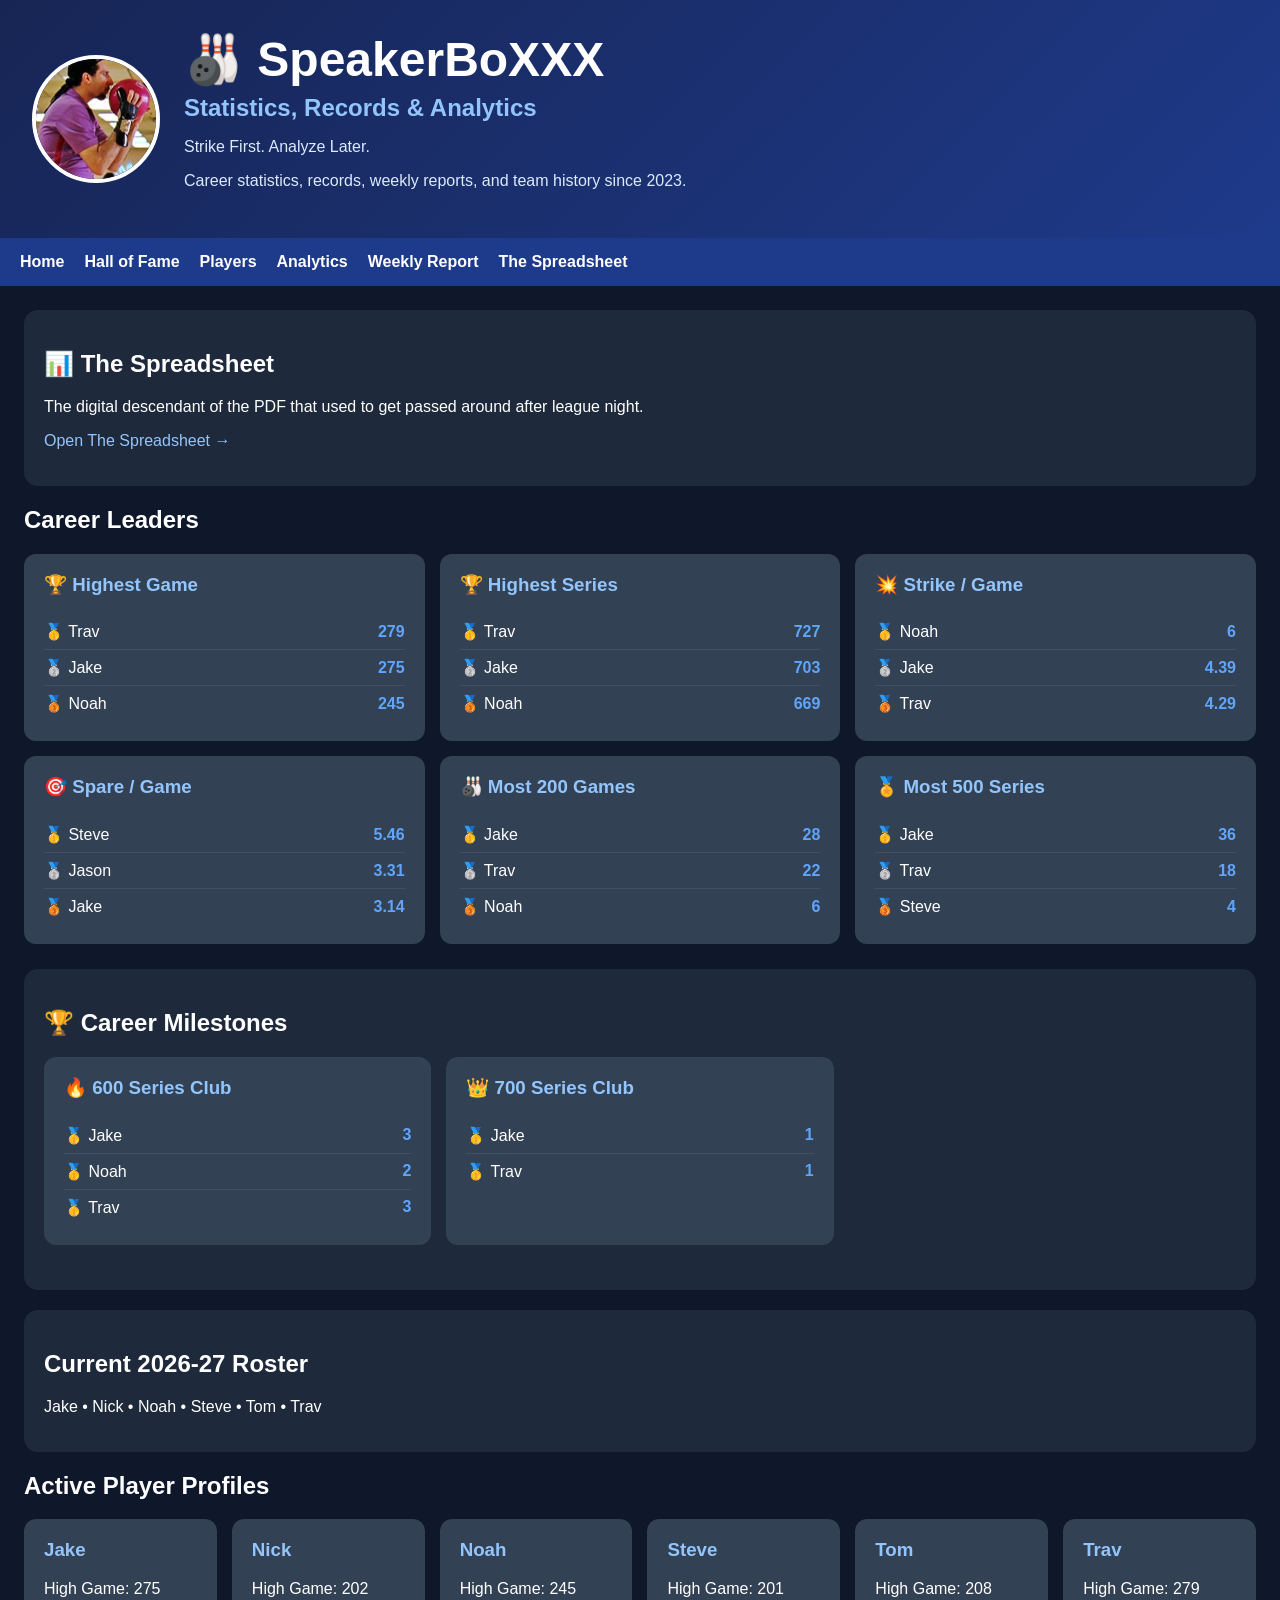
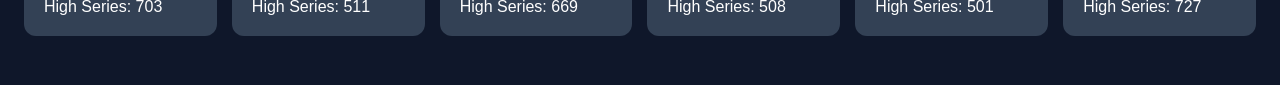
<file: index.html>
<!DOCTYPE html>
<html lang="en">

<head>
    <meta charset="UTF-8">
    <meta name="viewport"
          content="width=device-width, initial-scale=1.0">

    <title>SpeakerBoXXX Bowling Analytics</title>

    <link rel="stylesheet"
          href="style.css">
</head>

<body>

<header class="hero">

    <img src="logo.png"
         class="logo"
         alt="SpeakerBoXXX Logo">

    <div class="hero-text">

        <h1>🎳 SpeakerBoXXX</h1>

        <h2>Statistics, Records & Analytics</h2>

        <p>
            Strike First. Analyze Later.
        </p>

        <p>
            Career statistics, records, weekly reports,
            and team history since 2023.
        </p>

    </div>

</header>

<nav class="navbar">
    <a href="index.html">Home</a>
    <a href="records.html">Hall of Fame</a>
    <a href="players.html">Players</a>
    <a href="analytics.html">Analytics</a>
    <a href="weekly-report.html">Weekly Report</a>
    <a href="stats.html">The Spreadsheet</a>
</nav>

<div class="container">

    <div class="card">

        <h2>📊 The Spreadsheet</h2>

        <p>
            The digital descendant of the PDF that used to get
            passed around after league night.
        </p>

        <p>
            <a href="stats.html">
                Open The Spreadsheet →
            </a>
        </p>

    </div>

    <h2>Career Leaders</h2>

    <div class="record-grid">

        <div class="record-card">

            <h3>🏆 Highest Game</h3>

            <div class="leaderboard">

                <div class="leader-row">
                    <span class="leader-name">🥇 Trav</span>
                    <span class="leader-value">279</span>
                </div>

                <div class="leader-row">
                    <span class="leader-name">🥈 Jake</span>
                    <span class="leader-value">275</span>
                </div>

                <div class="leader-row">
                    <span class="leader-name">🥉 Jason</span>
                    <span class="leader-value">204</span>
                </div>

            </div>

        </div>

        <div class="record-card">

            <h3>🏆 Highest Series</h3>

            <div class="leaderboard">

                <div class="leader-row">
                    <span class="leader-name">🥇 Trav</span>
                    <span class="leader-value">727</span>
                </div>

                <div class="leader-row">
                    <span class="leader-name">🥈 Jake</span>
                    <span class="leader-value">703</span>
                </div>

                <div class="leader-row">
                    <span class="leader-name">🥉 Jason</span>
                    <span class="leader-value">508</span>
                </div>

            </div>

        </div>

        <div class="record-card">

            <h3>💥 Strike / Game</h3>

            <div class="leaderboard">

                <div class="leader-row">
                    <span class="leader-name">🥇 Jake</span>
                    <span class="leader-value">4.39</span>
                </div>

                <div class="leader-row">
                    <span class="leader-name">🥈 Trav</span>
                    <span class="leader-value">4.28</span>
                </div>

                <div class="leader-row">
                    <span class="leader-name">🥉 Steve</span>
                    <span class="leader-value">3.69</span>
                </div>

            </div>

        </div>

        <div class="record-card">

            <h3>🎯 Spare / Game</h3>

            <div class="leaderboard">

                <div class="leader-row">
                    <span class="leader-name">🥇 Steve</span>
                    <span class="leader-value">4.82</span>
                </div>

                <div class="leader-row">
                    <span class="leader-name">🥈 Jason</span>
                    <span class="leader-value">3.31</span>
                </div>

                <div class="leader-row">
                    <span class="leader-name">🥉 Jake</span>
                    <span class="leader-value">3.16</span>
                </div>

            </div>

        </div>

        <div class="record-card">

            <h3>🎳 Most 200 Games</h3>

            <div class="leaderboard">

                <div class="leader-row">
                    <span class="leader-name">🥇 Jake</span>
                    <span class="leader-value">27</span>
                </div>

                <div class="leader-row">
                    <span class="leader-name">🥈 Trav</span>
                    <span class="leader-value">22</span>
                </div>

                <div class="leader-row">
                    <span class="leader-name">🥉 Nick</span>
                    <span class="leader-value">1</span>
                </div>

                <div class="leader-row">
                    <span class="leader-name">🥉 Steve</span>
                    <span class="leader-value">1</span>
                </div>

                <div class="leader-row">
                    <span class="leader-name">🥉 Jason</span>
                    <span class="leader-value">1</span>
                </div>

            </div>

        </div>

        <div class="record-card">

            <h3>🏅 Most 500 Series</h3>

            <div class="leaderboard">

                <div class="leader-row">
                    <span class="leader-name">🥇 Jake</span>
                    <span class="leader-value">34</span>
                </div>

                <div class="leader-row">
                    <span class="leader-name">🥈 Trav</span>
                    <span class="leader-value">17</span>
                </div>

                <div class="leader-row">
                    <span class="leader-name">🥉 Steve</span>
                    <span class="leader-value">2</span>
                </div>

                <div class="leader-row">
                    <span class="leader-name">🥉 Nick</span>
                    <span class="leader-value">1</span>
                </div>

                <div class="leader-row">
                    <span class="leader-name">🥉 Jason</span>
                    <span class="leader-value">1</span>
                </div>

            </div>

        </div>

    </div>

    <div class="card">

        <h2>🏆 Career Milestones</h2>

        <div class="record-grid">

            <div class="record-card">

                <h3>🔥 600 Series Club</h3>

                <div class="leaderboard">

                    <div class="leader-row">
                        <span class="leader-name">🥇 Jake</span>
                        <span class="leader-value">3</span>
                    </div>

                    <div class="leader-row">
                        <span class="leader-name">🥇 Trav</span>
                        <span class="leader-value">3</span>
                    </div>

                </div>

            </div>

            <div class="record-card">

                <h3>👑 700 Series Club</h3>

                <div class="leaderboard">

                    <div class="leader-row">
                        <span class="leader-name">🥇 Jake</span>
                        <span class="leader-value">1</span>
                    </div>

                    <div class="leader-row">
                        <span class="leader-name">🥇 Trav</span>
                        <span class="leader-value">1</span>
                    </div>

                </div>

            </div>

        </div>

    </div>

    <div class="card">

        <h2>Current 2026-27 Roster</h2>

        <p>
            Jake • Nick • Noah • Steve • Tom • Trav
        </p>

    </div>

    <h2>Active Player Profiles</h2>

    <div class="player-grid">

        <a class="player-card" href="jake.html">
            <h3>Jake</h3>
            High Game: 275<br>
            High Series: 703
        </a>

        <a class="player-card" href="nick.html">
            <h3>Nick</h3>
            High Game: 202<br>
            High Series: 500
        </a>

        <a class="player-card" href="noah.html">
            <h3>Noah</h3>
            High Game: 245<br>
            High Series: 669
        </a>

        <a class="player-card" href="steve.html">
            <h3>Steve</h3>
            High Game: 201<br>
            High Series: 507
        </a>

        <a class="player-card" href="tom.html">
            <h3>Tom</h3>
            High Game: 192<br>
            High Series: 492
        </a>

        <a class="player-card" href="trav.html">
            <h3>Trav</h3>
            High Game: 279<br>
            High Series: 727
        </a>

    </div>

</div>

<script>
(function(){
 fetch('./data/career.json').then(function(r){if(!r.ok)throw new Error('career data unavailable');return r.json()}).then(function(data){
 var ps=data.players, medals=['🥇','🥈','🥉'];
 var keys={'Highest Game':'highGame','Highest Series':'highSeries','Strike / Game':'strikePerGame','Spare / Game':'sparePerGame','Most 200 Games':'games200','Most 500 Series':'series500'};
 document.querySelectorAll('.record-card').forEach(function(card){var h=card.querySelector('h3');if(!h)return;var title=h.textContent.replace(/^[^A-Za-z0-9]+/,'').trim(), list=card.querySelector('.leaderboard');if(!list)return;
 if(keys[title]){var field=keys[title];var top=ps.slice().sort(function(a,b){return b[field]-a[field]}).slice(0,3);list.innerHTML=top.map(function(p,i){return '<div class="leader-row"><span class="leader-name">'+medals[i]+' '+p.name+'</span><span class="leader-value">'+p[field]+'</span></div>'}).join('')}
 else if(title==='600 Series Club'||title==='700 Series Club'){var field=title==='600 Series Club'?'series600':'series700';var members=ps.filter(function(p){return p[field]>0});list.innerHTML=members.map(function(p){return '<div class="leader-row"><span class="leader-name">🥇 '+p.name+'</span><span class="leader-value">'+p[field]+'</span></div>'}).join('')}
 });
 var roster=['Jake','Nick','Noah','Steve','Tom','Trav'];document.querySelectorAll('.player-card').forEach(function(c){var n=c.querySelector('h3').textContent.trim(),p=ps.find(function(x){return x.name===n});if(p&&roster.indexOf(n)>=0)c.innerHTML='<h3>'+n+'</h3>High Game: '+p.highGame+'<br>High Series: '+p.highSeries});
 }).catch(function(e){var n=document.createElement('p');n.setAttribute('role','alert');n.style.color='#fecaca';n.textContent='Career data could not be loaded from data/career.json; showing embedded fallback values.';document.querySelector('.container').prepend(n);console.error(e)});
})();
</script>
</body>
</html>
</file>
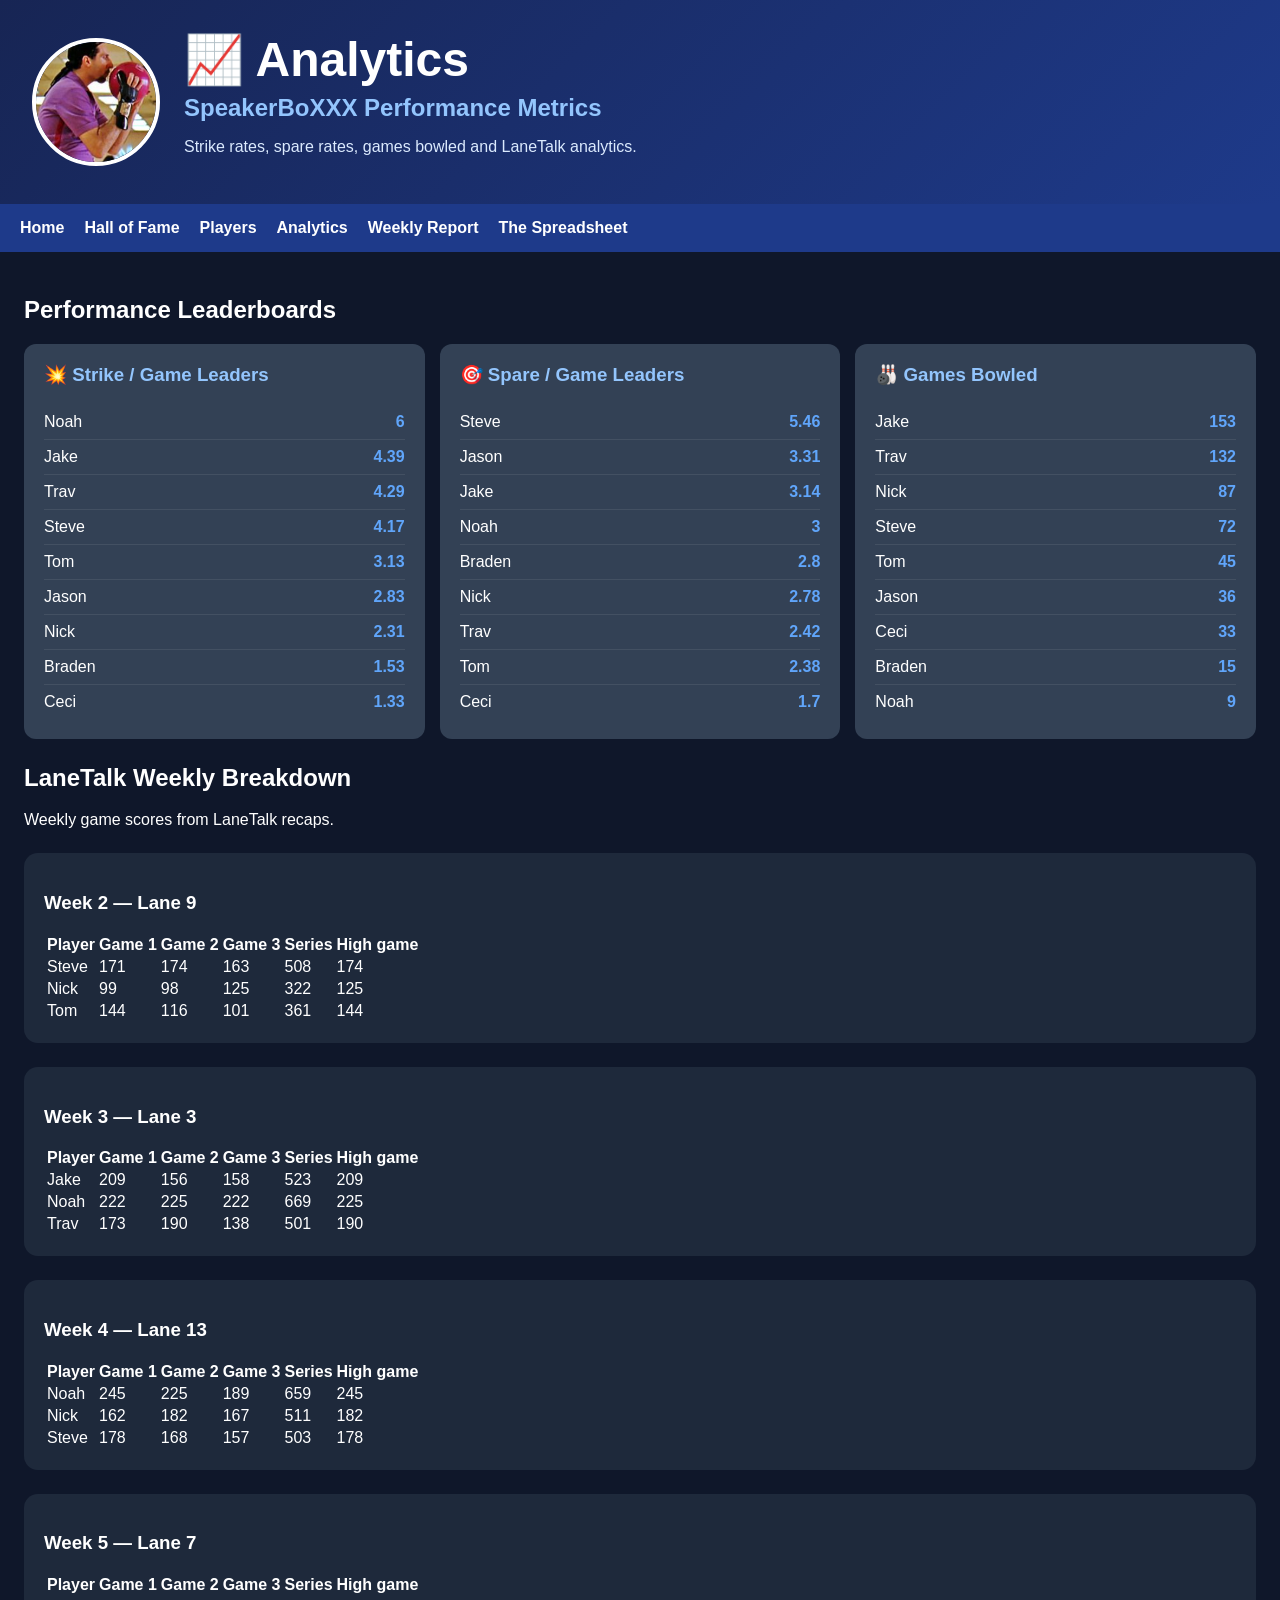
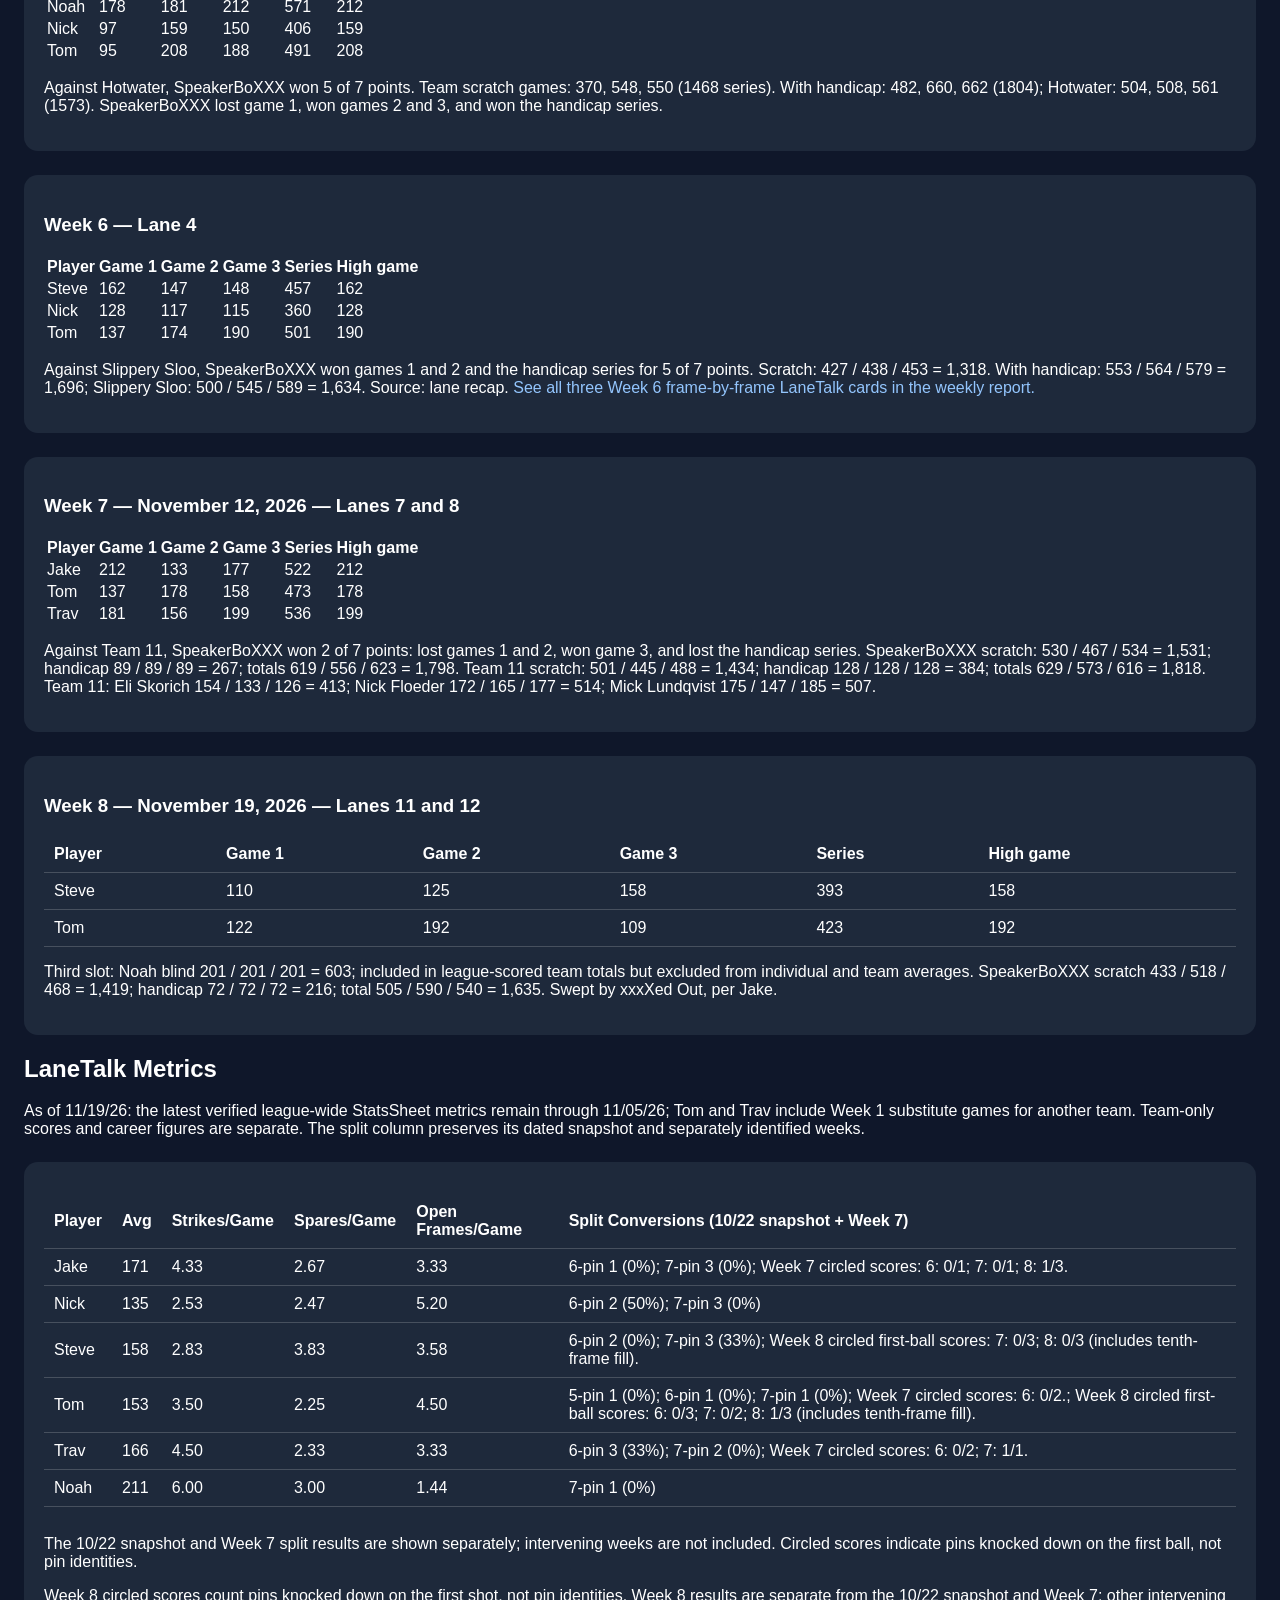
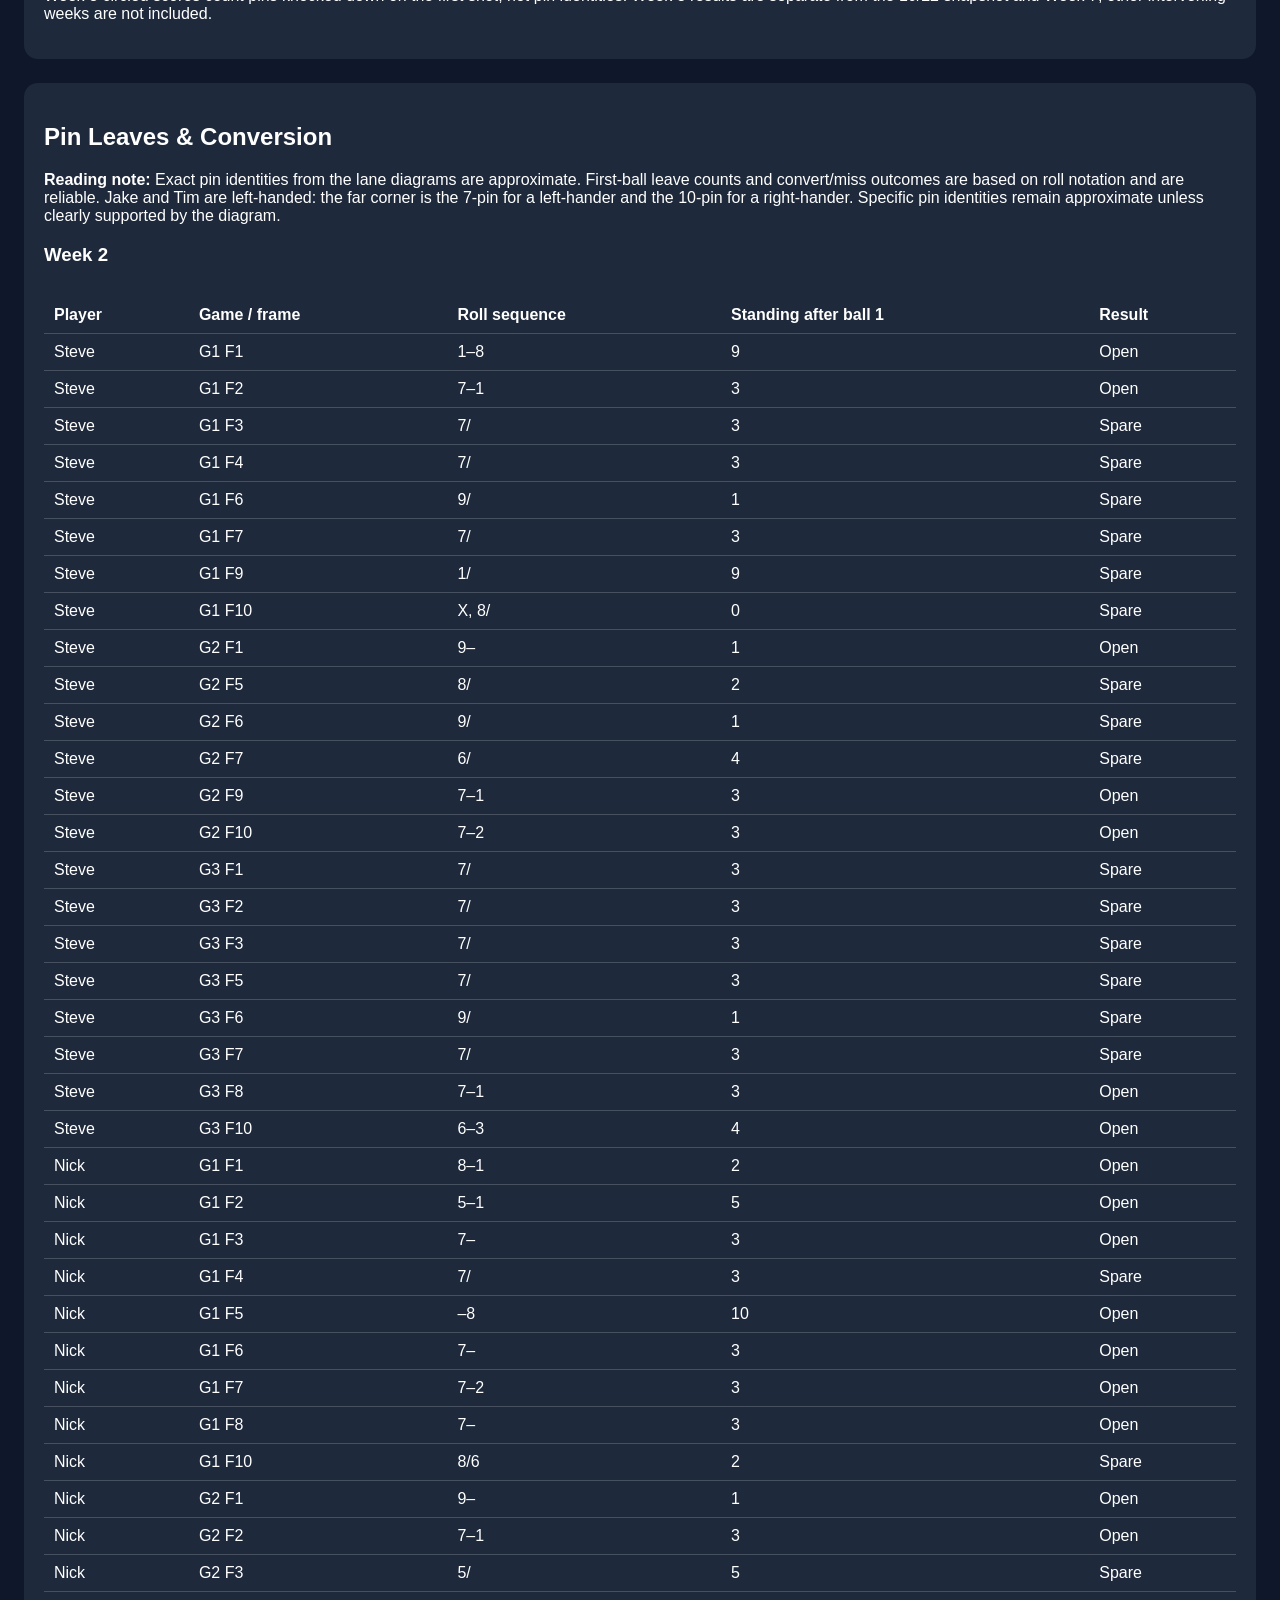
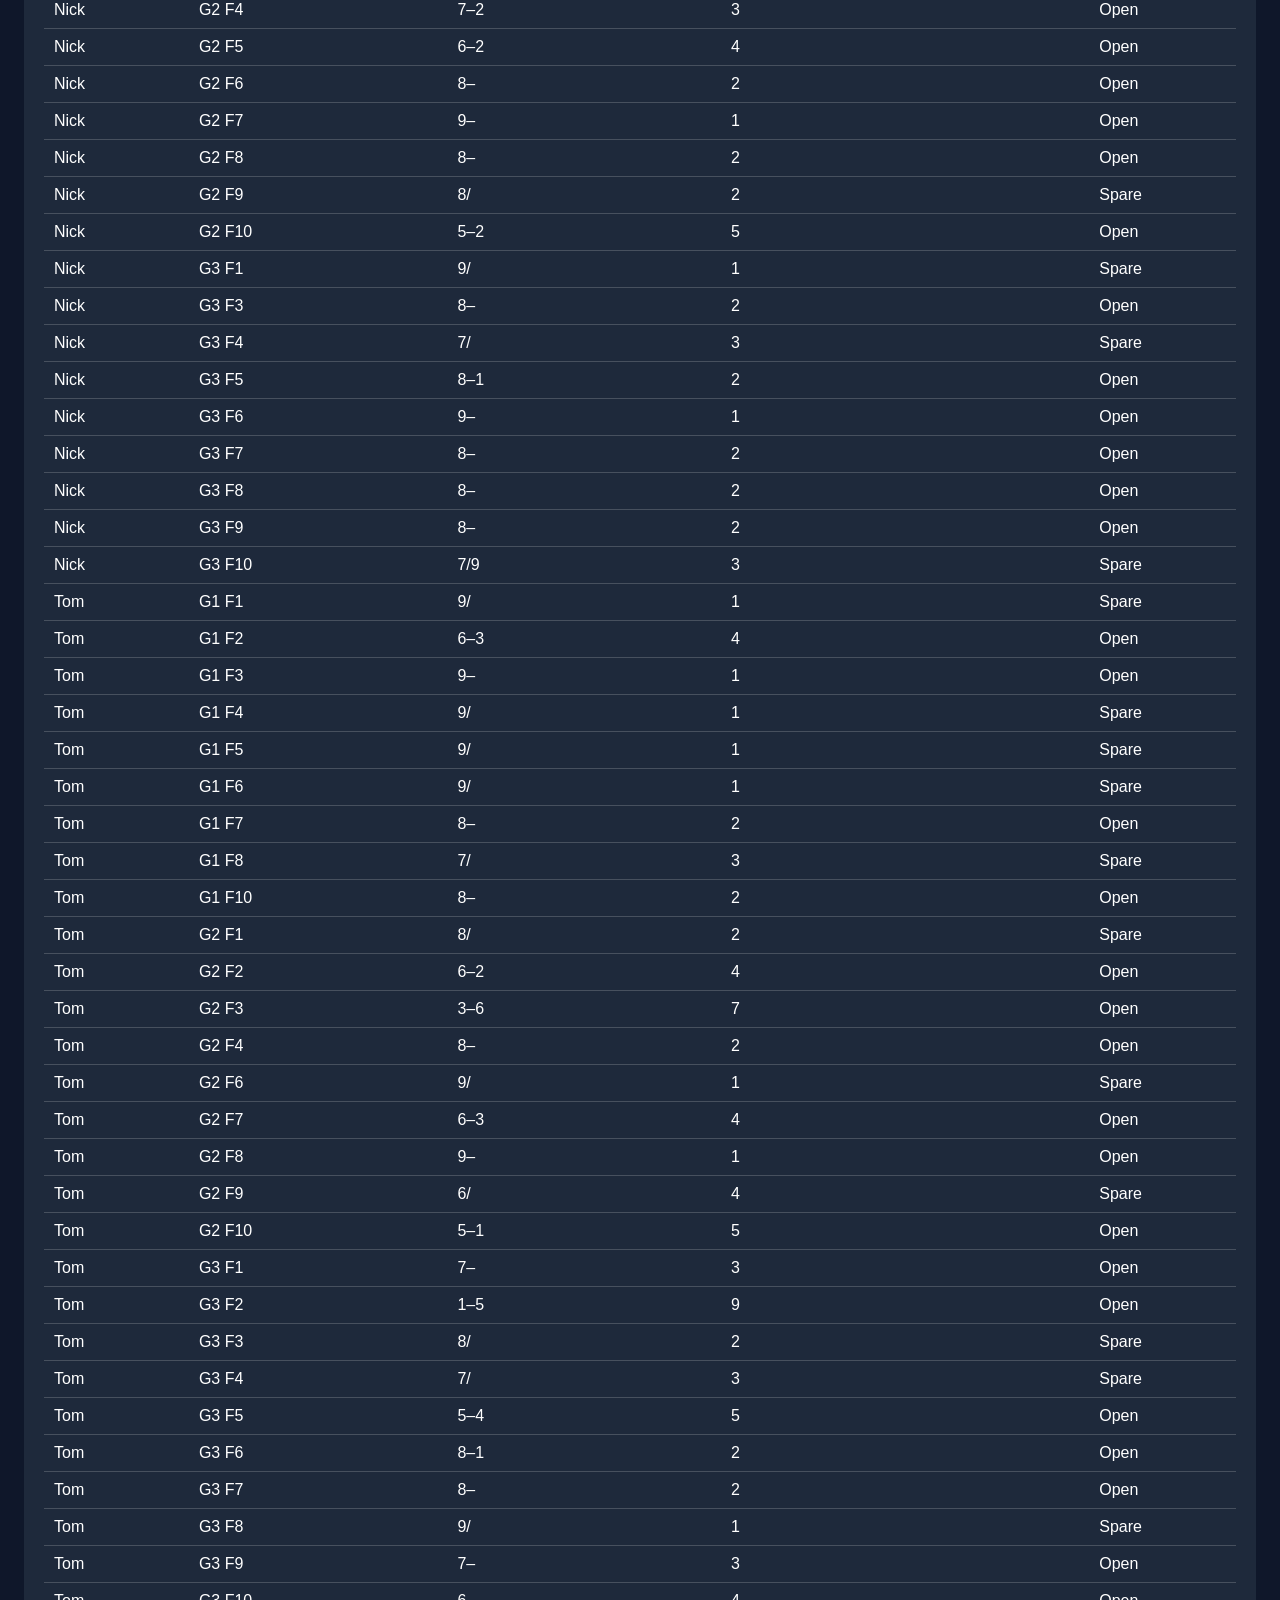
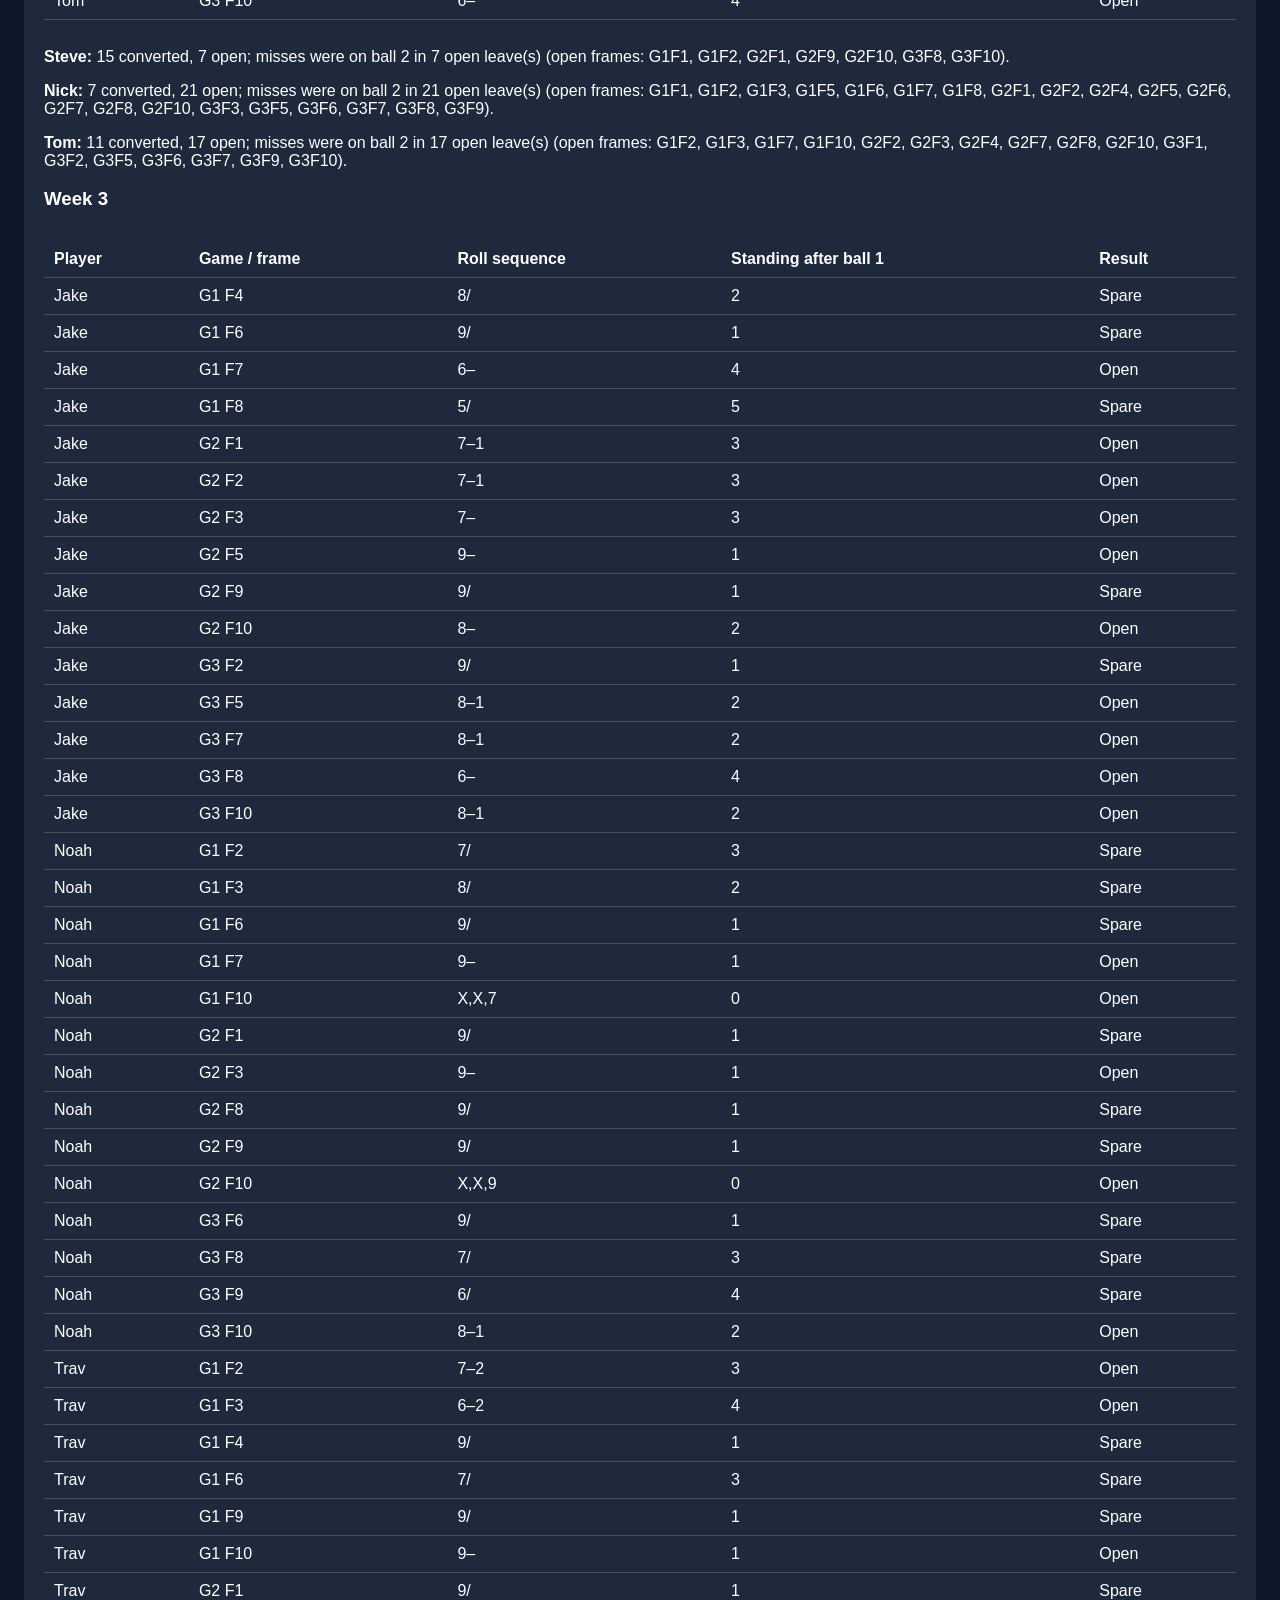
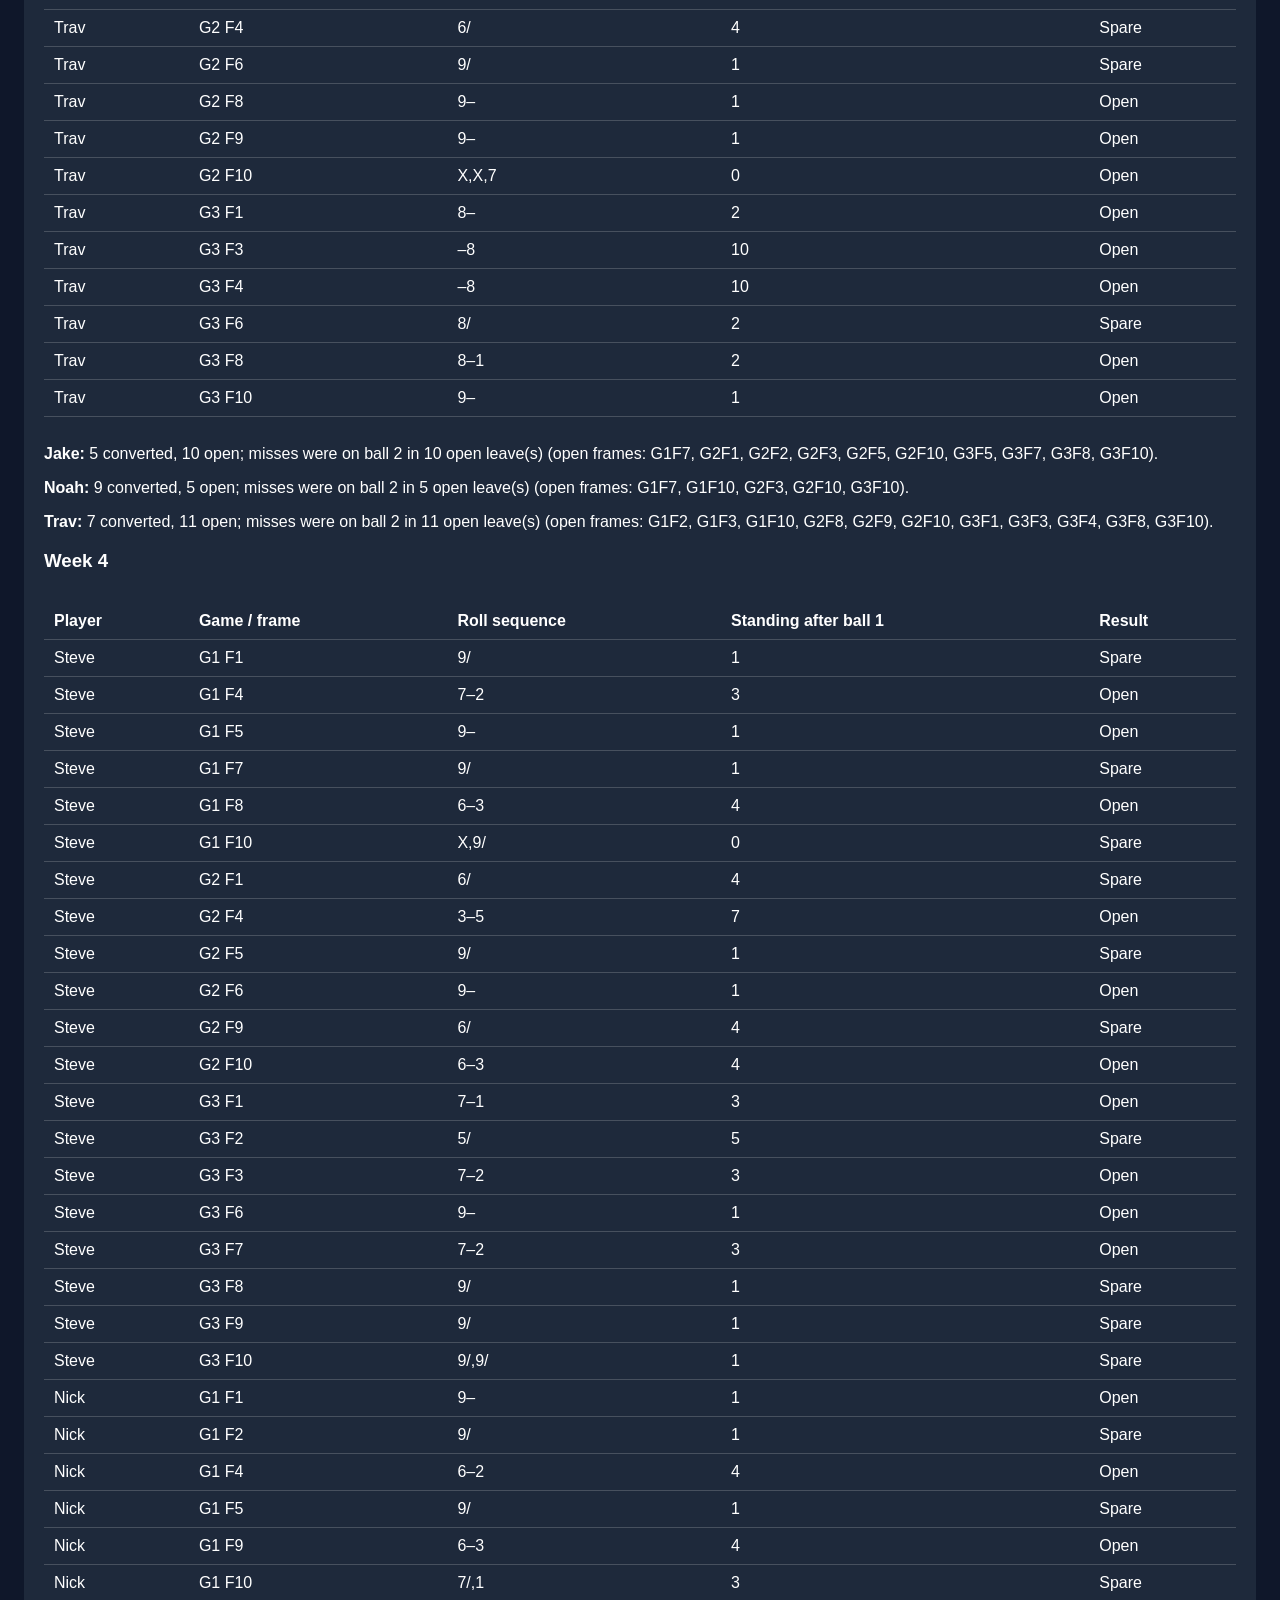
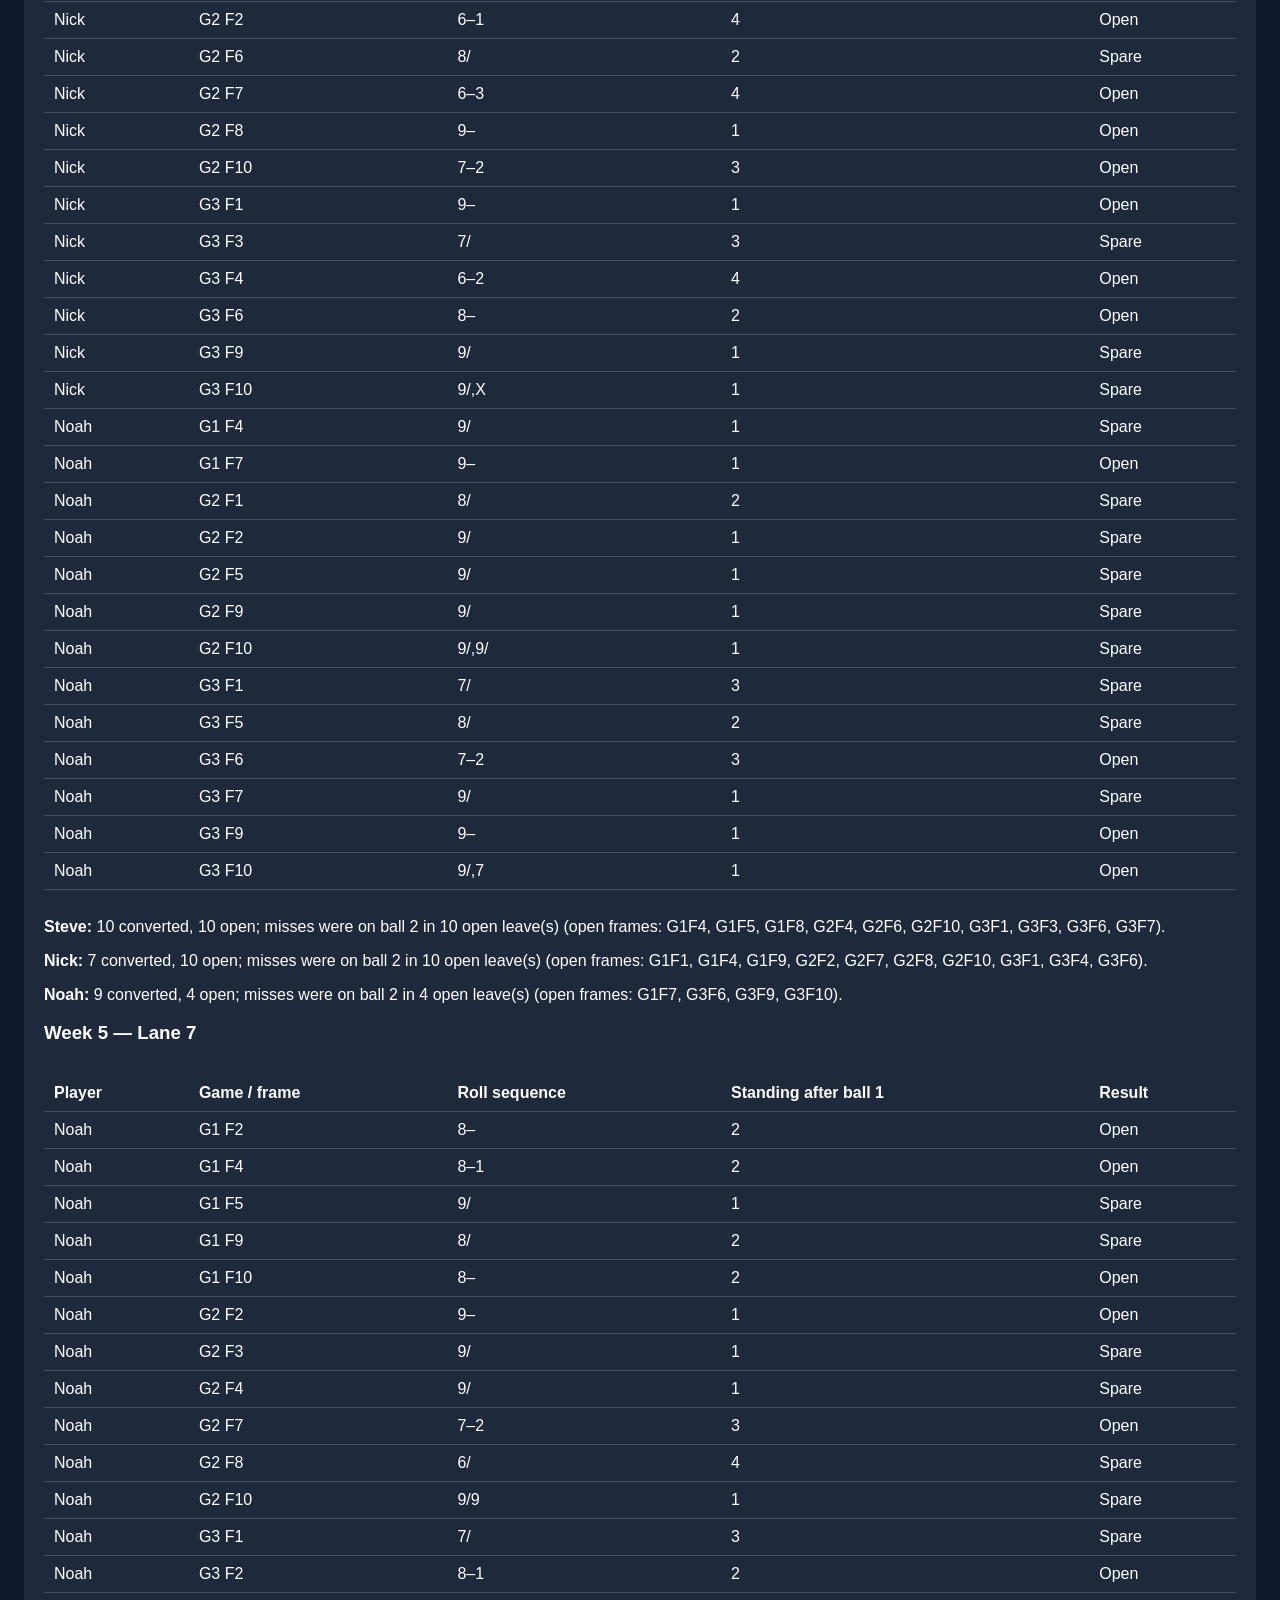
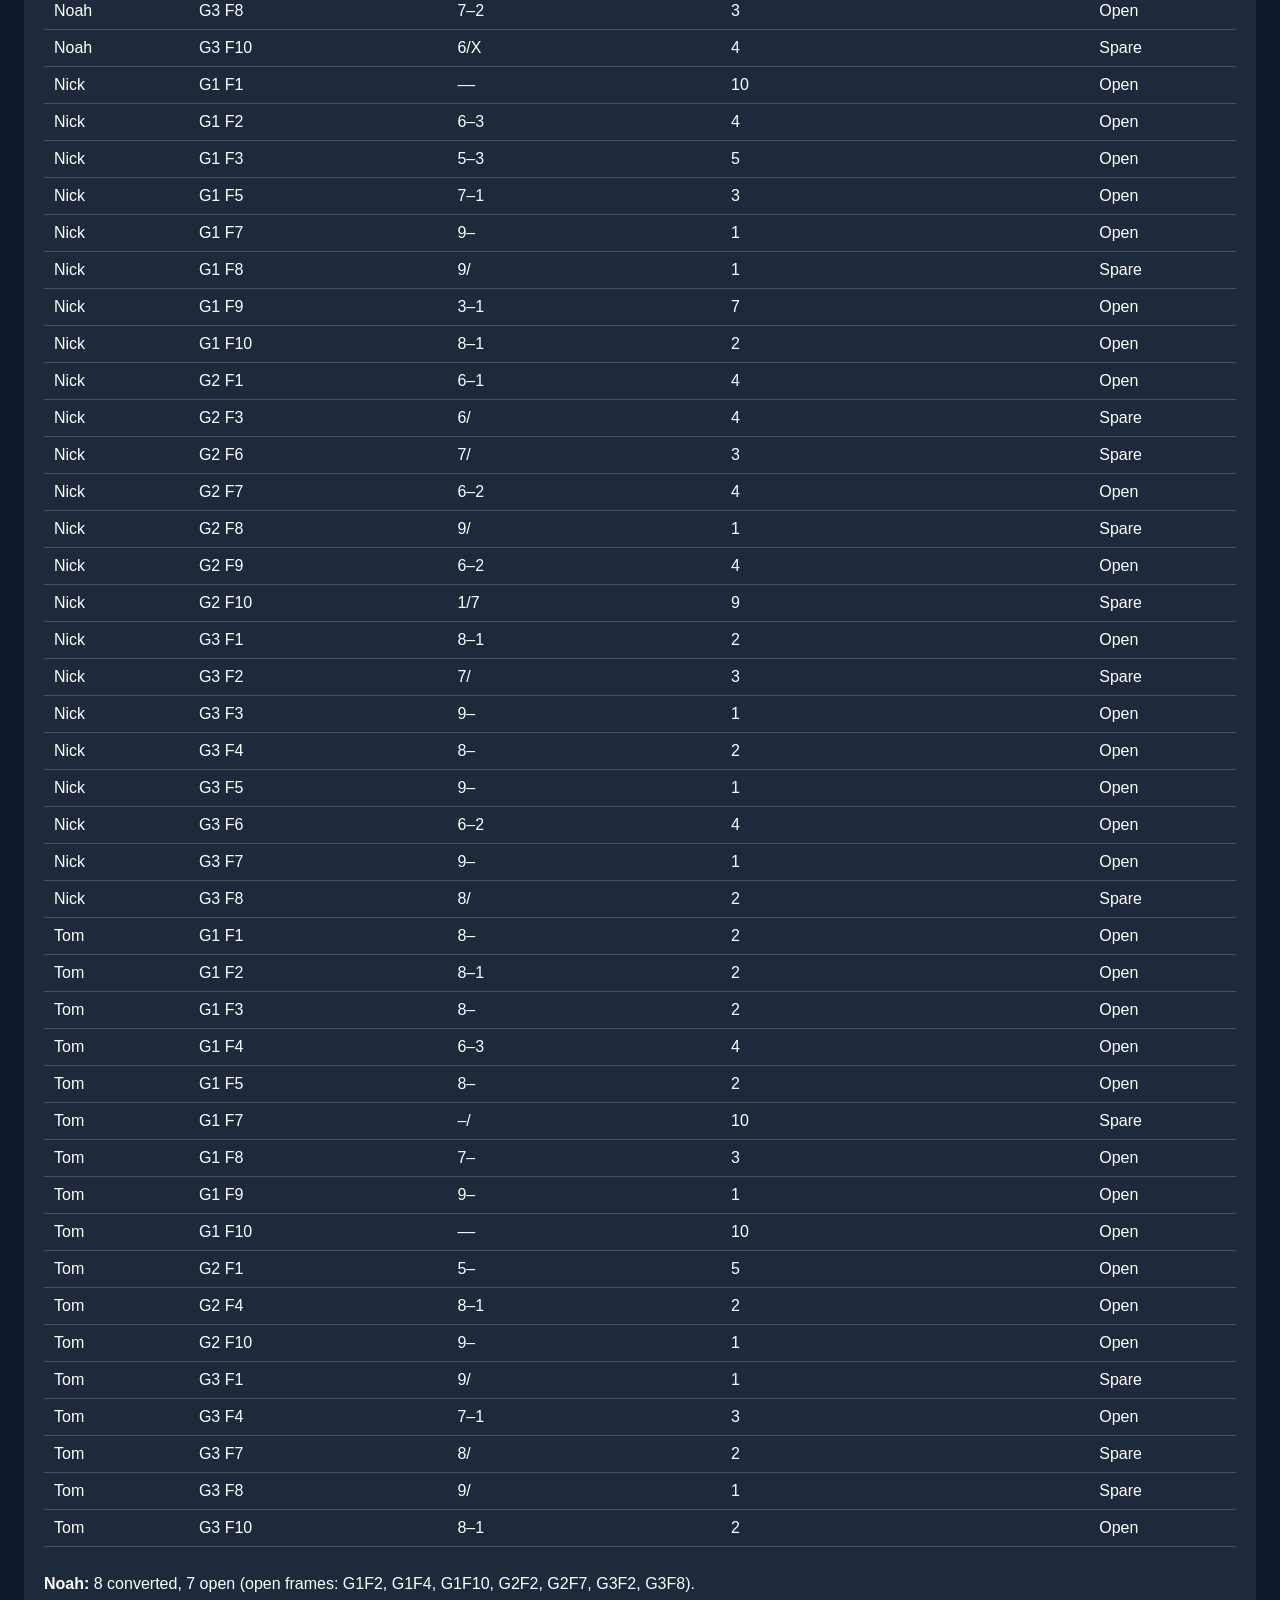
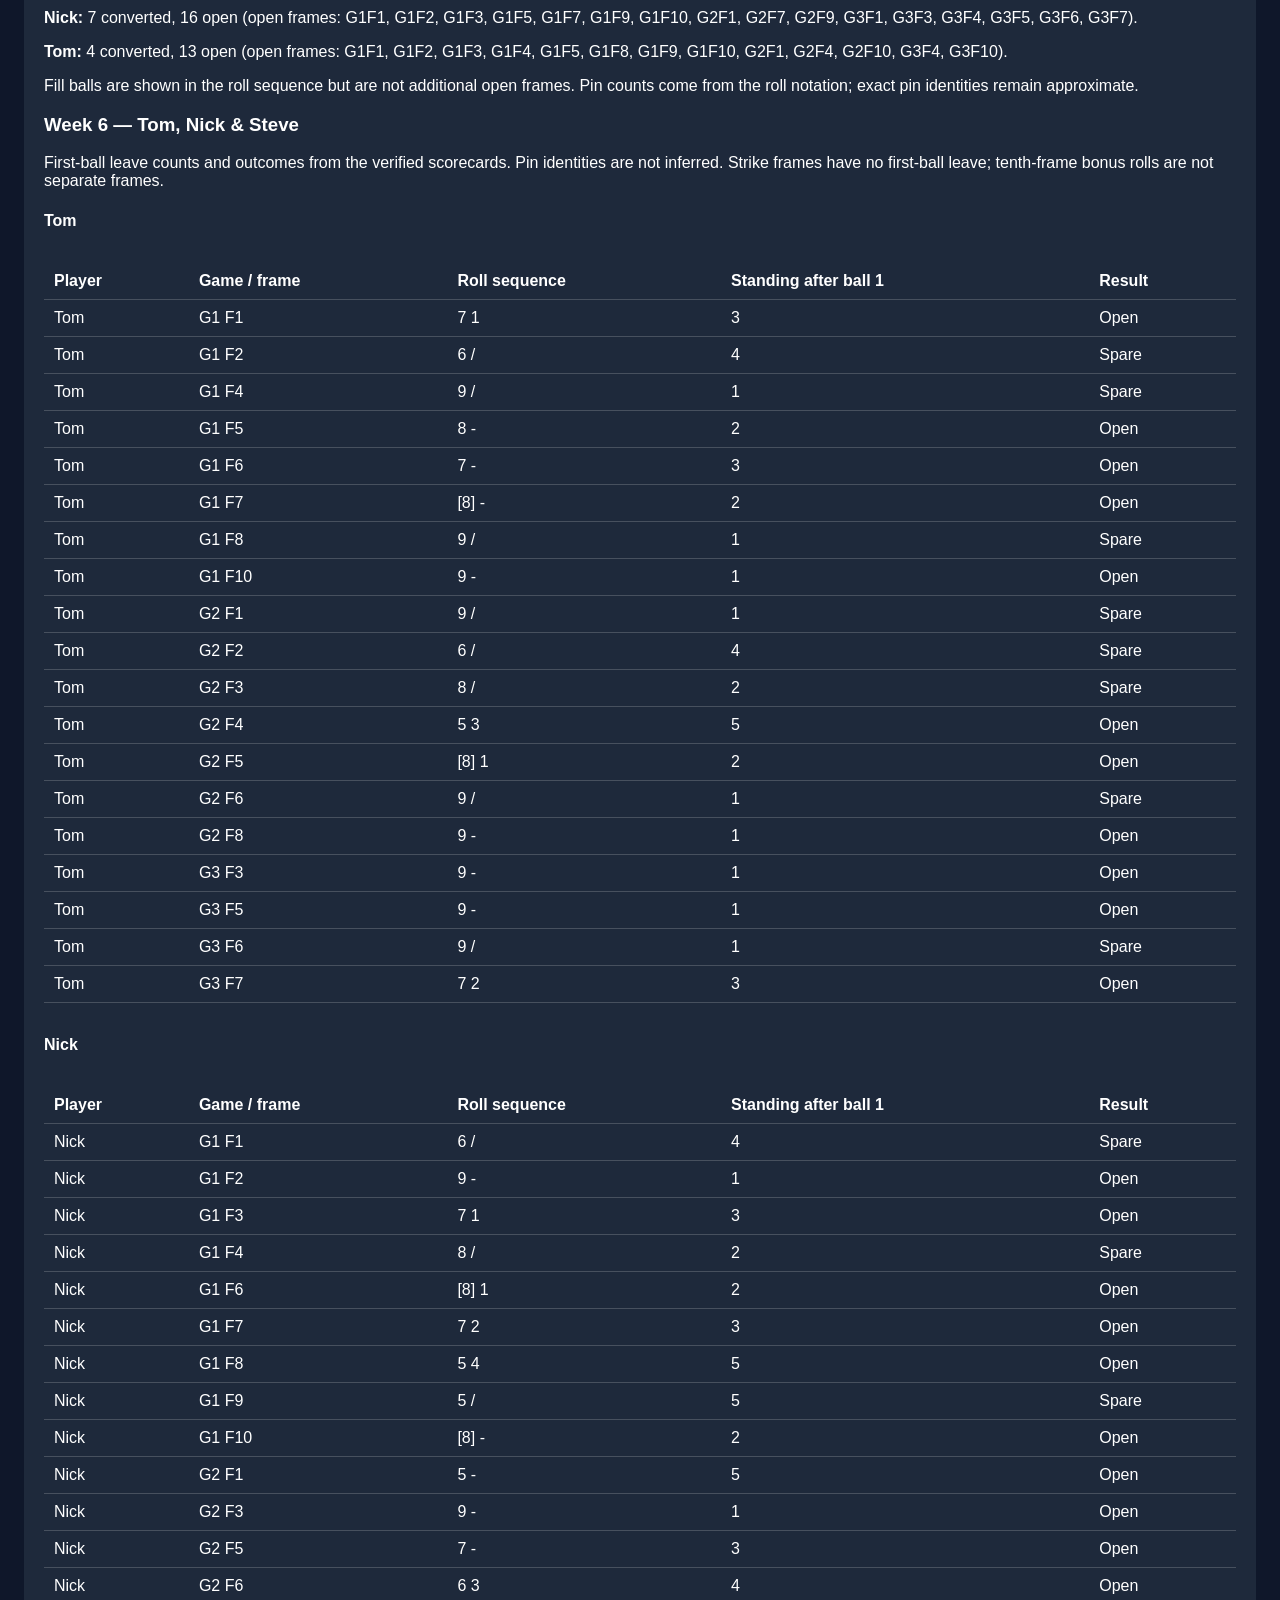
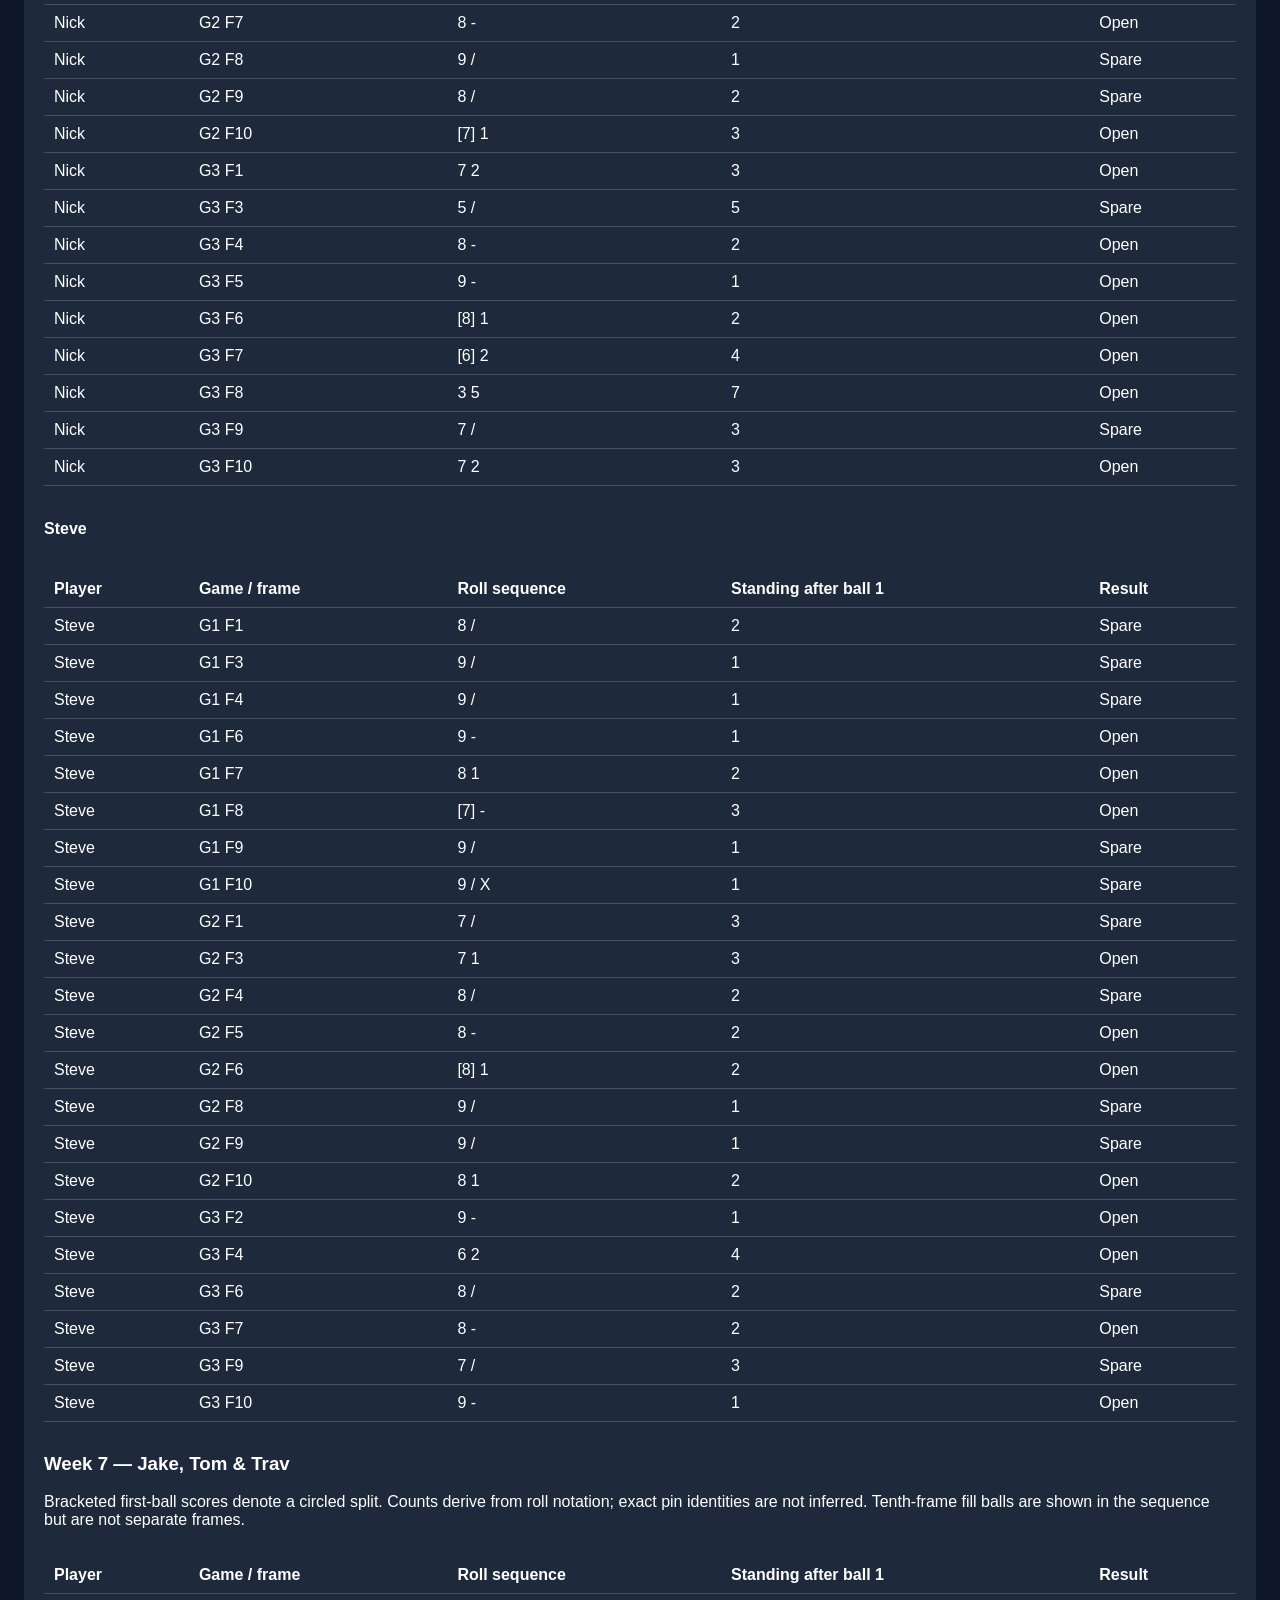
<file: analytics.html>
<!DOCTYPE html><html lang="en"><head><meta charset="UTF-8"><meta name="viewport" content="width=device-width, initial-scale=1.0"><title>SpeakerBoXXX Analytics</title><link rel="stylesheet" href="style.css"><style>
.table-wrap{overflow-x:auto} .analytics-table{width:100%;border-collapse:collapse;margin:12px 0} .analytics-table th,.analytics-table td{padding:9px 10px;text-align:left;border-bottom:1px solid rgba(255,255,255,.18)} .analytics-table th{font-weight:700} .card{margin-top:24px}
</style></head><body><header class="hero"><img src="logo.png" class="logo" alt="SpeakerBoXXX Logo"><div class="hero-text"><h1>📈 Analytics</h1><h2>SpeakerBoXXX Performance Metrics</h2><p>Strike rates, spare rates, games bowled and LaneTalk analytics.</p></div></header><nav class="navbar"><a href="index.html">Home</a><a href="records.html">Hall of Fame</a><a href="players.html">Players</a><a href="analytics.html">Analytics</a><a href="weekly-report.html">Weekly Report</a><a href="stats.html">The Spreadsheet</a></nav><div class="container"><h2>Performance Leaderboards</h2><div class="record-grid"><div class="record-card"><h3>💥 Strike / Game Leaders</h3><div class="leaderboard"><div class="leader-row"><span class="leader-name">Noah</span><span class="leader-value">6.33</span></div><div class="leader-row"><span class="leader-name">Jake</span><span class="leader-value">4.39</span></div><div class="leader-row"><span class="leader-name">Trav</span><span class="leader-value">4.29</span></div><div class="leader-row"><span class="leader-name">Steve</span><span class="leader-value">4.04</span></div><div class="leader-row"><span class="leader-name">Tom</span><span class="leader-value">2.95</span></div><div class="leader-row"><span class="leader-name">Jason</span><span class="leader-value">2.83</span></div><div class="leader-row"><span class="leader-name">Nick</span><span class="leader-value">2.33</span></div><div class="leader-row"><span class="leader-name">Braden</span><span class="leader-value">1.53</span></div><div class="leader-row"><span class="leader-name">Ceci</span><span class="leader-value">1.33</span></div></div></div><div class="record-card"><h3>🎯 Spare / Game Leaders</h3><div class="leaderboard"><div class="leader-row"><span class="leader-name">Steve</span><span class="leader-value">5.31</span></div><div class="leader-row"><span class="leader-name">Jason</span><span class="leader-value">3.31</span></div><div class="leader-row"><span class="leader-name">Noah</span><span class="leader-value">3.17</span></div><div class="leader-row"><span class="leader-name">Jake</span><span class="leader-value">3.14</span></div><div class="leader-row"><span class="leader-name">Nick</span><span class="leader-value">2.81</span></div><div class="leader-row"><span class="leader-name">Braden</span><span class="leader-value">2.80</span></div><div class="leader-row"><span class="leader-name">Trav</span><span class="leader-value">2.42</span></div><div class="leader-row"><span class="leader-name">Tom</span><span class="leader-value">2.41</span></div><div class="leader-row"><span class="leader-name">Ceci</span><span class="leader-value">1.70</span></div></div></div><div class="record-card"><h3>🎳 Games Bowled</h3><div class="leaderboard"><div class="leader-row"><span class="leader-name">Jake</span><span class="leader-value">153</span></div><div class="leader-row"><span class="leader-name">Trav</span><span class="leader-value">132</span></div><div class="leader-row"><span class="leader-name">Nick</span><span class="leader-value">81</span></div><div class="leader-row"><span class="leader-name">Steve</span><span class="leader-value">72</span></div><div class="leader-row"><span class="leader-name">Tom</span><span class="leader-value">39</span></div><div class="leader-row"><span class="leader-name">Jason</span><span class="leader-value">36</span></div><div class="leader-row"><span class="leader-name">Ceci</span><span class="leader-value">33</span></div><div class="leader-row"><span class="leader-name">Braden</span><span class="leader-value">15</span></div><div class="leader-row"><span class="leader-name">Noah</span><span class="leader-value">6</span></div></div></div></div><h2>LaneTalk Weekly Breakdown</h2><p>Weekly game scores from LaneTalk recaps.</p><div class="card"><h3>Week 2 — Lane 9</h3><div class="table-wrap"><table><thead><tr><th>Player</th><th>Game 1</th><th>Game 2</th><th>Game 3</th><th>Series</th><th>High game</th></tr></thead><tbody><tr><td>Steve</td><td>171</td><td>174</td><td>163</td><td>508</td><td>174</td></tr><tr><td>Nick</td><td>99</td><td>98</td><td>125</td><td>322</td><td>125</td></tr><tr><td>Tom</td><td>144</td><td>116</td><td>101</td><td>361</td><td>144</td></tr></tbody></table></div></div><div class="card"><h3>Week 3 — Lane 3</h3><div class="table-wrap"><table><thead><tr><th>Player</th><th>Game 1</th><th>Game 2</th><th>Game 3</th><th>Series</th><th>High game</th></tr></thead><tbody><tr><td>Jake</td><td>209</td><td>156</td><td>158</td><td>523</td><td>209</td></tr><tr><td>Noah</td><td>222</td><td>225</td><td>222</td><td>669</td><td>225</td></tr><tr><td>Trav</td><td>173</td><td>190</td><td>138</td><td>501</td><td>190</td></tr></tbody></table></div></div><div class="card"><h3>Week 4 — Lane 13</h3><div class="table-wrap"><table><thead><tr><th>Player</th><th>Game 1</th><th>Game 2</th><th>Game 3</th><th>Series</th><th>High game</th></tr></thead><tbody><tr><td>Noah</td><td>245</td><td>225</td><td>189</td><td>659</td><td>245</td></tr><tr><td>Nick</td><td>162</td><td>182</td><td>167</td><td>511</td><td>182</td></tr><tr><td>Steve</td><td>178</td><td>168</td><td>157</td><td>503</td><td>178</td></tr></tbody></table></div></div><div class="card"><h3>Week 5 — Lane 7</h3><div class="table-wrap"><table><thead><tr><th>Player</th><th>Game 1</th><th>Game 2</th><th>Game 3</th><th>Series</th><th>High game</th></tr></thead><tbody><tr><td>Noah</td><td>178</td><td>181</td><td>212</td><td>571</td><td>212</td></tr><tr><td>Nick</td><td>97</td><td>159</td><td>150</td><td>406</td><td>159</td></tr><tr><td>Tom</td><td>95</td><td>208</td><td>188</td><td>491</td><td>208</td></tr></tbody></table></div><p>Against Hotwater, SpeakerBoXXX won 5 of 7 points. Team scratch games: 370, 548, 550 (1468 series). With handicap: 482, 660, 662 (1804); Hotwater: 504, 508, 561 (1573). SpeakerBoXXX lost game 1, won games 2 and 3, and won the handicap series.</p></div><div class="card"><h3>Week 6 — Lane 4</h3><div class="table-wrap"><table><thead><tr><th>Player</th><th>Game 1</th><th>Game 2</th><th>Game 3</th><th>Series</th><th>High game</th></tr></thead><tbody><tr><td>Steve</td><td>162</td><td>147</td><td>148</td><td>457</td><td>162</td></tr><tr><td>Nick</td><td>128</td><td>117</td><td>115</td><td>360</td><td>128</td></tr><tr><td>Tom</td><td>137</td><td>174</td><td>190</td><td>501</td><td>190</td></tr></tbody></table></div><p>Against Slippery Sloo, SpeakerBoXXX won games 1 and 2 and the handicap series for 5 of 7 points. Scratch: 427 / 438 / 453 = 1,318. With handicap: 553 / 564 / 579 = 1,696; Slippery Sloo: 500 / 545 / 589 = 1,634. Source: lane recap. <a href="weekly-report.html">See all three Week 6 frame-by-frame LaneTalk cards in the weekly report.</a></p></div><h2>LaneTalk Metrics</h2><p>Season-to-date report through 10/22/26.</p><div class="card"><div class="table-wrap"><table class="analytics-table"><thead><tr><th>Player</th><th>Avg</th><th>Strikes/Game</th><th>Spares/Game</th><th>Open Frames/Game</th><th>Split Conversions</th></tr></thead><tbody><tr><td>Jake</td><td>171</td><td>4.33</td><td>2.67</td><td>3.33</td><td>6-pin 1 (0%); 7-pin 3 (0%)</td></tr><tr><td>Nick</td><td>141</td><td>2.89</td><td>2.56</td><td>4.78</td><td>6-pin 2 (50%); 7-pin 3 (0%)</td></tr><tr><td>Steve</td><td>149</td><td>2.78</td><td>3.89</td><td>3.56</td><td>6-pin 2 (0%); 7-pin 3 (33%)</td></tr><tr><td>Tom</td><td>142</td><td>2.67</td><td>2.33</td><td>5.00</td><td>5-pin 1 (0%); 6-pin 1 (0%); 7-pin 1 (0%)</td></tr><tr><td>Trav</td><td>166</td><td>4.50</td><td>2.33</td><td>3.33</td><td>6-pin 3 (33%); 7-pin 2 (0%)</td></tr><tr><td>Noah</td><td>221</td><td>6.33</td><td>3.17</td><td>1.00</td><td>7-pin 1 (0%)</td></tr></tbody></table></div></div><section class="card" id="pin-leaves"><h2>Pin Leaves &amp; Conversion</h2><p><strong>Reading note:</strong> Exact pin identities from the lane diagrams are approximate. First-ball leave counts and convert/miss outcomes are based on roll notation and are reliable. For Jake and Tim, who are left-handed, corner-pin terminology must account for handedness: the far corner is the 7-pin for a left-hander (and the 10-pin for a right-hander). Specific pin identities remain approximate unless clearly supported by the diagram.</p><h3>Week 2</h3><div class="table-wrap"><table class="analytics-table"><thead><tr><th>Player</th><th>Game / frame</th><th>Roll sequence</th><th>Standing after ball 1</th><th>Result</th></tr></thead><tbody><tr><td>Steve</td><td>G1 F1</td><td>1–8</td><td>9</td><td>Open</td></tr><tr><td>Steve</td><td>G1 F2</td><td>7–1</td><td>3</td><td>Open</td></tr><tr><td>Steve</td><td>G1 F3</td><td>7/</td><td>3</td><td>Spare</td></tr><tr><td>Steve</td><td>G1 F4</td><td>7/</td><td>3</td><td>Spare</td></tr><tr><td>Steve</td><td>G1 F6</td><td>9/</td><td>1</td><td>Spare</td></tr><tr><td>Steve</td><td>G1 F7</td><td>7/</td><td>3</td><td>Spare</td></tr><tr><td>Steve</td><td>G1 F9</td><td>1/</td><td>9</td><td>Spare</td></tr><tr><td>Steve</td><td>G1 F10</td><td>X, 8/</td><td>0</td><td>Spare</td></tr><tr><td>Steve</td><td>G2 F1</td><td>9–</td><td>1</td><td>Open</td></tr><tr><td>Steve</td><td>G2 F5</td><td>8/</td><td>2</td><td>Spare</td></tr><tr><td>Steve</td><td>G2 F6</td><td>9/</td><td>1</td><td>Spare</td></tr><tr><td>Steve</td><td>G2 F7</td><td>6/</td><td>4</td><td>Spare</td></tr><tr><td>Steve</td><td>G2 F9</td><td>7–1</td><td>3</td><td>Open</td></tr><tr><td>Steve</td><td>G2 F10</td><td>7–2</td><td>3</td><td>Open</td></tr><tr><td>Steve</td><td>G3 F1</td><td>7/</td><td>3</td><td>Spare</td></tr><tr><td>Steve</td><td>G3 F2</td><td>7/</td><td>3</td><td>Spare</td></tr><tr><td>Steve</td><td>G3 F3</td><td>7/</td><td>3</td><td>Spare</td></tr><tr><td>Steve</td><td>G3 F5</td><td>7/</td><td>3</td><td>Spare</td></tr><tr><td>Steve</td><td>G3 F6</td><td>9/</td><td>1</td><td>Spare</td></tr><tr><td>Steve</td><td>G3 F7</td><td>7/</td><td>3</td><td>Spare</td></tr><tr><td>Steve</td><td>G3 F8</td><td>7–1</td><td>3</td><td>Open</td></tr><tr><td>Steve</td><td>G3 F10</td><td>6–3</td><td>4</td><td>Open</td></tr><tr><td>Nick</td><td>G1 F1</td><td>8–1</td><td>2</td><td>Open</td></tr><tr><td>Nick</td><td>G1 F2</td><td>5–1</td><td>5</td><td>Open</td></tr><tr><td>Nick</td><td>G1 F3</td><td>7–</td><td>3</td><td>Open</td></tr><tr><td>Nick</td><td>G1 F4</td><td>7/</td><td>3</td><td>Spare</td></tr><tr><td>Nick</td><td>G1 F5</td><td>–8</td><td>10</td><td>Open</td></tr><tr><td>Nick</td><td>G1 F6</td><td>7–</td><td>3</td><td>Open</td></tr><tr><td>Nick</td><td>G1 F7</td><td>7–2</td><td>3</td><td>Open</td></tr><tr><td>Nick</td><td>G1 F8</td><td>7–</td><td>3</td><td>Open</td></tr><tr><td>Nick</td><td>G1 F10</td><td>8/6</td><td>2</td><td>Spare</td></tr><tr><td>Nick</td><td>G2 F1</td><td>9–</td><td>1</td><td>Open</td></tr><tr><td>Nick</td><td>G2 F2</td><td>7–1</td><td>3</td><td>Open</td></tr><tr><td>Nick</td><td>G2 F3</td><td>5/</td><td>5</td><td>Spare</td></tr><tr><td>Nick</td><td>G2 F4</td><td>7–2</td><td>3</td><td>Open</td></tr><tr><td>Nick</td><td>G2 F5</td><td>6–2</td><td>4</td><td>Open</td></tr><tr><td>Nick</td><td>G2 F6</td><td>8–</td><td>2</td><td>Open</td></tr><tr><td>Nick</td><td>G2 F7</td><td>9–</td><td>1</td><td>Open</td></tr><tr><td>Nick</td><td>G2 F8</td><td>8–</td><td>2</td><td>Open</td></tr><tr><td>Nick</td><td>G2 F9</td><td>8/</td><td>2</td><td>Spare</td></tr><tr><td>Nick</td><td>G2 F10</td><td>5–2</td><td>5</td><td>Open</td></tr><tr><td>Nick</td><td>G3 F1</td><td>9/</td><td>1</td><td>Spare</td></tr><tr><td>Nick</td><td>G3 F3</td><td>8–</td><td>2</td><td>Open</td></tr><tr><td>Nick</td><td>G3 F4</td><td>7/</td><td>3</td><td>Spare</td></tr><tr><td>Nick</td><td>G3 F5</td><td>8–1</td><td>2</td><td>Open</td></tr><tr><td>Nick</td><td>G3 F6</td><td>9–</td><td>1</td><td>Open</td></tr><tr><td>Nick</td><td>G3 F7</td><td>8–</td><td>2</td><td>Open</td></tr><tr><td>Nick</td><td>G3 F8</td><td>8–</td><td>2</td><td>Open</td></tr><tr><td>Nick</td><td>G3 F9</td><td>8–</td><td>2</td><td>Open</td></tr><tr><td>Nick</td><td>G3 F10</td><td>7/9</td><td>3</td><td>Spare</td></tr><tr><td>Tom</td><td>G1 F1</td><td>9/</td><td>1</td><td>Spare</td></tr><tr><td>Tom</td><td>G1 F2</td><td>6–3</td><td>4</td><td>Open</td></tr><tr><td>Tom</td><td>G1 F3</td><td>9–</td><td>1</td><td>Open</td></tr><tr><td>Tom</td><td>G1 F4</td><td>9/</td><td>1</td><td>Spare</td></tr><tr><td>Tom</td><td>G1 F5</td><td>9/</td><td>1</td><td>Spare</td></tr><tr><td>Tom</td><td>G1 F6</td><td>9/</td><td>1</td><td>Spare</td></tr><tr><td>Tom</td><td>G1 F7</td><td>8–</td><td>2</td><td>Open</td></tr><tr><td>Tom</td><td>G1 F8</td><td>7/</td><td>3</td><td>Spare</td></tr><tr><td>Tom</td><td>G1 F10</td><td>8–</td><td>2</td><td>Open</td></tr><tr><td>Tom</td><td>G2 F1</td><td>8/</td><td>2</td><td>Spare</td></tr><tr><td>Tom</td><td>G2 F2</td><td>6–2</td><td>4</td><td>Open</td></tr><tr><td>Tom</td><td>G2 F3</td><td>3–6</td><td>7</td><td>Open</td></tr><tr><td>Tom</td><td>G2 F4</td><td>8–</td><td>2</td><td>Open</td></tr><tr><td>Tom</td><td>G2 F6</td><td>9/</td><td>1</td><td>Spare</td></tr><tr><td>Tom</td><td>G2 F7</td><td>6–3</td><td>4</td><td>Open</td></tr><tr><td>Tom</td><td>G2 F8</td><td>9–</td><td>1</td><td>Open</td></tr><tr><td>Tom</td><td>G2 F9</td><td>6/</td><td>4</td><td>Spare</td></tr><tr><td>Tom</td><td>G2 F10</td><td>5–1</td><td>5</td><td>Open</td></tr><tr><td>Tom</td><td>G3 F1</td><td>7–</td><td>3</td><td>Open</td></tr><tr><td>Tom</td><td>G3 F2</td><td>1–5</td><td>9</td><td>Open</td></tr><tr><td>Tom</td><td>G3 F3</td><td>8/</td><td>2</td><td>Spare</td></tr><tr><td>Tom</td><td>G3 F4</td><td>7/</td><td>3</td><td>Spare</td></tr><tr><td>Tom</td><td>G3 F5</td><td>5–4</td><td>5</td><td>Open</td></tr><tr><td>Tom</td><td>G3 F6</td><td>8–1</td><td>2</td><td>Open</td></tr><tr><td>Tom</td><td>G3 F7</td><td>8–</td><td>2</td><td>Open</td></tr><tr><td>Tom</td><td>G3 F8</td><td>9/</td><td>1</td><td>Spare</td></tr><tr><td>Tom</td><td>G3 F9</td><td>7–</td><td>3</td><td>Open</td></tr><tr><td>Tom</td><td>G3 F10</td><td>6–</td><td>4</td><td>Open</td></tr></tbody></table></div><p><strong>Steve:</strong> 15 converted, 7 open; misses were on ball 2 in 7 open leave(s) (open frames: G1F1, G1F2, G2F1, G2F9, G2F10, G3F8, G3F10).</p><p><strong>Nick:</strong> 7 converted, 21 open; misses were on ball 2 in 21 open leave(s) (open frames: G1F1, G1F2, G1F3, G1F5, G1F6, G1F7, G1F8, G2F1, G2F2, G2F4, G2F5, G2F6, G2F7, G2F8, G2F10, G3F3, G3F5, G3F6, G3F7, G3F8, G3F9).</p><p><strong>Tom:</strong> 11 converted, 17 open; misses were on ball 2 in 17 open leave(s) (open frames: G1F2, G1F3, G1F7, G1F10, G2F2, G2F3, G2F4, G2F7, G2F8, G2F10, G3F1, G3F2, G3F5, G3F6, G3F7, G3F9, G3F10).</p><h3>Week 3</h3><div class="table-wrap"><table class="analytics-table"><thead><tr><th>Player</th><th>Game / frame</th><th>Roll sequence</th><th>Standing after ball 1</th><th>Result</th></tr></thead><tbody><tr><td>Jake</td><td>G1 F4</td><td>8/</td><td>2</td><td>Spare</td></tr><tr><td>Jake</td><td>G1 F6</td><td>9/</td><td>1</td><td>Spare</td></tr><tr><td>Jake</td><td>G1 F7</td><td>6–</td><td>4</td><td>Open</td></tr><tr><td>Jake</td><td>G1 F8</td><td>5/</td><td>5</td><td>Spare</td></tr><tr><td>Jake</td><td>G2 F1</td><td>7–1</td><td>3</td><td>Open</td></tr><tr><td>Jake</td><td>G2 F2</td><td>7–1</td><td>3</td><td>Open</td></tr><tr><td>Jake</td><td>G2 F3</td><td>7–</td><td>3</td><td>Open</td></tr><tr><td>Jake</td><td>G2 F5</td><td>9–</td><td>1</td><td>Open</td></tr><tr><td>Jake</td><td>G2 F9</td><td>9/</td><td>1</td><td>Spare</td></tr><tr><td>Jake</td><td>G2 F10</td><td>8–</td><td>2</td><td>Open</td></tr><tr><td>Jake</td><td>G3 F2</td><td>9/</td><td>1</td><td>Spare</td></tr><tr><td>Jake</td><td>G3 F5</td><td>8–1</td><td>2</td><td>Open</td></tr><tr><td>Jake</td><td>G3 F7</td><td>8–1</td><td>2</td><td>Open</td></tr><tr><td>Jake</td><td>G3 F8</td><td>6–</td><td>4</td><td>Open</td></tr><tr><td>Jake</td><td>G3 F10</td><td>8–1</td><td>2</td><td>Open</td></tr><tr><td>Noah</td><td>G1 F2</td><td>7/</td><td>3</td><td>Spare</td></tr><tr><td>Noah</td><td>G1 F3</td><td>8/</td><td>2</td><td>Spare</td></tr><tr><td>Noah</td><td>G1 F6</td><td>9/</td><td>1</td><td>Spare</td></tr><tr><td>Noah</td><td>G1 F7</td><td>9–</td><td>1</td><td>Open</td></tr><tr><td>Noah</td><td>G1 F10</td><td>X,X,7</td><td>0</td><td>Open</td></tr><tr><td>Noah</td><td>G2 F1</td><td>9/</td><td>1</td><td>Spare</td></tr><tr><td>Noah</td><td>G2 F3</td><td>9–</td><td>1</td><td>Open</td></tr><tr><td>Noah</td><td>G2 F8</td><td>9/</td><td>1</td><td>Spare</td></tr><tr><td>Noah</td><td>G2 F9</td><td>9/</td><td>1</td><td>Spare</td></tr><tr><td>Noah</td><td>G2 F10</td><td>X,X,9</td><td>0</td><td>Open</td></tr><tr><td>Noah</td><td>G3 F6</td><td>9/</td><td>1</td><td>Spare</td></tr><tr><td>Noah</td><td>G3 F8</td><td>7/</td><td>3</td><td>Spare</td></tr><tr><td>Noah</td><td>G3 F9</td><td>6/</td><td>4</td><td>Spare</td></tr><tr><td>Noah</td><td>G3 F10</td><td>8–1</td><td>2</td><td>Open</td></tr><tr><td>Trav</td><td>G1 F2</td><td>7–2</td><td>3</td><td>Open</td></tr><tr><td>Trav</td><td>G1 F3</td><td>6–2</td><td>4</td><td>Open</td></tr><tr><td>Trav</td><td>G1 F4</td><td>9/</td><td>1</td><td>Spare</td></tr><tr><td>Trav</td><td>G1 F6</td><td>7/</td><td>3</td><td>Spare</td></tr><tr><td>Trav</td><td>G1 F9</td><td>9/</td><td>1</td><td>Spare</td></tr><tr><td>Trav</td><td>G1 F10</td><td>9–</td><td>1</td><td>Open</td></tr><tr><td>Trav</td><td>G2 F1</td><td>9/</td><td>1</td><td>Spare</td></tr><tr><td>Trav</td><td>G2 F4</td><td>6/</td><td>4</td><td>Spare</td></tr><tr><td>Trav</td><td>G2 F6</td><td>9/</td><td>1</td><td>Spare</td></tr><tr><td>Trav</td><td>G2 F8</td><td>9–</td><td>1</td><td>Open</td></tr><tr><td>Trav</td><td>G2 F9</td><td>9–</td><td>1</td><td>Open</td></tr><tr><td>Trav</td><td>G2 F10</td><td>X,X,7</td><td>0</td><td>Open</td></tr><tr><td>Trav</td><td>G3 F1</td><td>8–</td><td>2</td><td>Open</td></tr><tr><td>Trav</td><td>G3 F3</td><td>–8</td><td>10</td><td>Open</td></tr><tr><td>Trav</td><td>G3 F4</td><td>–8</td><td>10</td><td>Open</td></tr><tr><td>Trav</td><td>G3 F6</td><td>8/</td><td>2</td><td>Spare</td></tr><tr><td>Trav</td><td>G3 F8</td><td>8–1</td><td>2</td><td>Open</td></tr><tr><td>Trav</td><td>G3 F10</td><td>9–</td><td>1</td><td>Open</td></tr></tbody></table></div><p><strong>Jake:</strong> 5 converted, 10 open; misses were on ball 2 in 10 open leave(s) (open frames: G1F7, G2F1, G2F2, G2F3, G2F5, G2F10, G3F5, G3F7, G3F8, G3F10).</p><p><strong>Noah:</strong> 9 converted, 5 open; misses were on ball 2 in 5 open leave(s) (open frames: G1F7, G1F10, G2F3, G2F10, G3F10).</p><p><strong>Trav:</strong> 7 converted, 11 open; misses were on ball 2 in 11 open leave(s) (open frames: G1F2, G1F3, G1F10, G2F8, G2F9, G2F10, G3F1, G3F3, G3F4, G3F8, G3F10).</p><h3>Week 4</h3><div class="table-wrap"><table class="analytics-table"><thead><tr><th>Player</th><th>Game / frame</th><th>Roll sequence</th><th>Standing after ball 1</th><th>Result</th></tr></thead><tbody><tr><td>Steve</td><td>G1 F1</td><td>9/</td><td>1</td><td>Spare</td></tr><tr><td>Steve</td><td>G1 F4</td><td>7–2</td><td>3</td><td>Open</td></tr><tr><td>Steve</td><td>G1 F5</td><td>9–</td><td>1</td><td>Open</td></tr><tr><td>Steve</td><td>G1 F7</td><td>9/</td><td>1</td><td>Spare</td></tr><tr><td>Steve</td><td>G1 F8</td><td>6–3</td><td>4</td><td>Open</td></tr><tr><td>Steve</td><td>G1 F10</td><td>X,9/</td><td>0</td><td>Spare</td></tr><tr><td>Steve</td><td>G2 F1</td><td>6/</td><td>4</td><td>Spare</td></tr><tr><td>Steve</td><td>G2 F4</td><td>3–5</td><td>7</td><td>Open</td></tr><tr><td>Steve</td><td>G2 F5</td><td>9/</td><td>1</td><td>Spare</td></tr><tr><td>Steve</td><td>G2 F6</td><td>9–</td><td>1</td><td>Open</td></tr><tr><td>Steve</td><td>G2 F9</td><td>6/</td><td>4</td><td>Spare</td></tr><tr><td>Steve</td><td>G2 F10</td><td>6–3</td><td>4</td><td>Open</td></tr><tr><td>Steve</td><td>G3 F1</td><td>7–1</td><td>3</td><td>Open</td></tr><tr><td>Steve</td><td>G3 F2</td><td>5/</td><td>5</td><td>Spare</td></tr><tr><td>Steve</td><td>G3 F3</td><td>7–2</td><td>3</td><td>Open</td></tr><tr><td>Steve</td><td>G3 F6</td><td>9–</td><td>1</td><td>Open</td></tr><tr><td>Steve</td><td>G3 F7</td><td>7–2</td><td>3</td><td>Open</td></tr><tr><td>Steve</td><td>G3 F8</td><td>9/</td><td>1</td><td>Spare</td></tr><tr><td>Steve</td><td>G3 F9</td><td>9/</td><td>1</td><td>Spare</td></tr><tr><td>Steve</td><td>G3 F10</td><td>9/,9/</td><td>1</td><td>Spare</td></tr><tr><td>Nick</td><td>G1 F1</td><td>9–</td><td>1</td><td>Open</td></tr><tr><td>Nick</td><td>G1 F2</td><td>9/</td><td>1</td><td>Spare</td></tr><tr><td>Nick</td><td>G1 F4</td><td>6–2</td><td>4</td><td>Open</td></tr><tr><td>Nick</td><td>G1 F5</td><td>9/</td><td>1</td><td>Spare</td></tr><tr><td>Nick</td><td>G1 F9</td><td>6–3</td><td>4</td><td>Open</td></tr><tr><td>Nick</td><td>G1 F10</td><td>7/,1</td><td>3</td><td>Spare</td></tr><tr><td>Nick</td><td>G2 F2</td><td>6–1</td><td>4</td><td>Open</td></tr><tr><td>Nick</td><td>G2 F6</td><td>8/</td><td>2</td><td>Spare</td></tr><tr><td>Nick</td><td>G2 F7</td><td>6–3</td><td>4</td><td>Open</td></tr><tr><td>Nick</td><td>G2 F8</td><td>9–</td><td>1</td><td>Open</td></tr><tr><td>Nick</td><td>G2 F10</td><td>7–2</td><td>3</td><td>Open</td></tr><tr><td>Nick</td><td>G3 F1</td><td>9–</td><td>1</td><td>Open</td></tr><tr><td>Nick</td><td>G3 F3</td><td>7/</td><td>3</td><td>Spare</td></tr><tr><td>Nick</td><td>G3 F4</td><td>6–2</td><td>4</td><td>Open</td></tr><tr><td>Nick</td><td>G3 F6</td><td>8–</td><td>2</td><td>Open</td></tr><tr><td>Nick</td><td>G3 F9</td><td>9/</td><td>1</td><td>Spare</td></tr><tr><td>Nick</td><td>G3 F10</td><td>9/,X</td><td>1</td><td>Spare</td></tr><tr><td>Noah</td><td>G1 F4</td><td>9/</td><td>1</td><td>Spare</td></tr><tr><td>Noah</td><td>G1 F7</td><td>9–</td><td>1</td><td>Open</td></tr><tr><td>Noah</td><td>G2 F1</td><td>8/</td><td>2</td><td>Spare</td></tr><tr><td>Noah</td><td>G2 F2</td><td>9/</td><td>1</td><td>Spare</td></tr><tr><td>Noah</td><td>G2 F5</td><td>9/</td><td>1</td><td>Spare</td></tr><tr><td>Noah</td><td>G2 F9</td><td>9/</td><td>1</td><td>Spare</td></tr><tr><td>Noah</td><td>G2 F10</td><td>9/,9/</td><td>1</td><td>Spare</td></tr><tr><td>Noah</td><td>G3 F1</td><td>7/</td><td>3</td><td>Spare</td></tr><tr><td>Noah</td><td>G3 F5</td><td>8/</td><td>2</td><td>Spare</td></tr><tr><td>Noah</td><td>G3 F6</td><td>7–2</td><td>3</td><td>Open</td></tr><tr><td>Noah</td><td>G3 F7</td><td>9/</td><td>1</td><td>Spare</td></tr><tr><td>Noah</td><td>G3 F9</td><td>9–</td><td>1</td><td>Open</td></tr><tr><td>Noah</td><td>G3 F10</td><td>9/,7</td><td>1</td><td>Open</td></tr></tbody></table></div><p><strong>Steve:</strong> 10 converted, 10 open; misses were on ball 2 in 10 open leave(s) (open frames: G1F4, G1F5, G1F8, G2F4, G2F6, G2F10, G3F1, G3F3, G3F6, G3F7).</p><p><strong>Nick:</strong> 7 converted, 10 open; misses were on ball 2 in 10 open leave(s) (open frames: G1F1, G1F4, G1F9, G2F2, G2F7, G2F8, G2F10, G3F1, G3F4, G3F6).</p><p><strong>Noah:</strong> 9 converted, 4 open; misses were on ball 2 in 4 open leave(s) (open frames: G1F7, G3F6, G3F9, G3F10).</p><h3>Week 5 — Lane 7</h3><div class="table-wrap"><table class="analytics-table"><thead><tr><th>Player</th><th>Game / frame</th><th>Roll sequence</th><th>Standing after ball 1</th><th>Result</th></tr></thead><tbody><tr><td>Noah</td><td>G1 F2</td><td>8–</td><td>2</td><td>Open</td></tr><tr><td>Noah</td><td>G1 F4</td><td>8–1</td><td>2</td><td>Open</td></tr><tr><td>Noah</td><td>G1 F5</td><td>9/</td><td>1</td><td>Spare</td></tr><tr><td>Noah</td><td>G1 F9</td><td>8/</td><td>2</td><td>Spare</td></tr><tr><td>Noah</td><td>G1 F10</td><td>8–</td><td>2</td><td>Open</td></tr><tr><td>Noah</td><td>G2 F2</td><td>9–</td><td>1</td><td>Open</td></tr><tr><td>Noah</td><td>G2 F3</td><td>9/</td><td>1</td><td>Spare</td></tr><tr><td>Noah</td><td>G2 F4</td><td>9/</td><td>1</td><td>Spare</td></tr><tr><td>Noah</td><td>G2 F7</td><td>7–2</td><td>3</td><td>Open</td></tr><tr><td>Noah</td><td>G2 F8</td><td>6/</td><td>4</td><td>Spare</td></tr><tr><td>Noah</td><td>G2 F10</td><td>9/9</td><td>1</td><td>Spare</td></tr><tr><td>Noah</td><td>G3 F1</td><td>7/</td><td>3</td><td>Spare</td></tr><tr><td>Noah</td><td>G3 F2</td><td>8–1</td><td>2</td><td>Open</td></tr><tr><td>Noah</td><td>G3 F8</td><td>7–2</td><td>3</td><td>Open</td></tr><tr><td>Noah</td><td>G3 F10</td><td>6/X</td><td>4</td><td>Spare</td></tr><tr><td>Nick</td><td>G1 F1</td><td>––</td><td>10</td><td>Open</td></tr><tr><td>Nick</td><td>G1 F2</td><td>6–3</td><td>4</td><td>Open</td></tr><tr><td>Nick</td><td>G1 F3</td><td>5–3</td><td>5</td><td>Open</td></tr><tr><td>Nick</td><td>G1 F5</td><td>7–1</td><td>3</td><td>Open</td></tr><tr><td>Nick</td><td>G1 F7</td><td>9–</td><td>1</td><td>Open</td></tr><tr><td>Nick</td><td>G1 F8</td><td>9/</td><td>1</td><td>Spare</td></tr><tr><td>Nick</td><td>G1 F9</td><td>3–1</td><td>7</td><td>Open</td></tr><tr><td>Nick</td><td>G1 F10</td><td>8–1</td><td>2</td><td>Open</td></tr><tr><td>Nick</td><td>G2 F1</td><td>6–1</td><td>4</td><td>Open</td></tr><tr><td>Nick</td><td>G2 F3</td><td>6/</td><td>4</td><td>Spare</td></tr><tr><td>Nick</td><td>G2 F6</td><td>7/</td><td>3</td><td>Spare</td></tr><tr><td>Nick</td><td>G2 F7</td><td>6–2</td><td>4</td><td>Open</td></tr><tr><td>Nick</td><td>G2 F8</td><td>9/</td><td>1</td><td>Spare</td></tr><tr><td>Nick</td><td>G2 F9</td><td>6–2</td><td>4</td><td>Open</td></tr><tr><td>Nick</td><td>G2 F10</td><td>1/7</td><td>9</td><td>Spare</td></tr><tr><td>Nick</td><td>G3 F1</td><td>8–1</td><td>2</td><td>Open</td></tr><tr><td>Nick</td><td>G3 F2</td><td>7/</td><td>3</td><td>Spare</td></tr><tr><td>Nick</td><td>G3 F3</td><td>9–</td><td>1</td><td>Open</td></tr><tr><td>Nick</td><td>G3 F4</td><td>8–</td><td>2</td><td>Open</td></tr><tr><td>Nick</td><td>G3 F5</td><td>9–</td><td>1</td><td>Open</td></tr><tr><td>Nick</td><td>G3 F6</td><td>6–2</td><td>4</td><td>Open</td></tr><tr><td>Nick</td><td>G3 F7</td><td>9–</td><td>1</td><td>Open</td></tr><tr><td>Nick</td><td>G3 F8</td><td>8/</td><td>2</td><td>Spare</td></tr><tr><td>Tom</td><td>G1 F1</td><td>8–</td><td>2</td><td>Open</td></tr><tr><td>Tom</td><td>G1 F2</td><td>8–1</td><td>2</td><td>Open</td></tr><tr><td>Tom</td><td>G1 F3</td><td>8–</td><td>2</td><td>Open</td></tr><tr><td>Tom</td><td>G1 F4</td><td>6–3</td><td>4</td><td>Open</td></tr><tr><td>Tom</td><td>G1 F5</td><td>8–</td><td>2</td><td>Open</td></tr><tr><td>Tom</td><td>G1 F7</td><td>–/</td><td>10</td><td>Spare</td></tr><tr><td>Tom</td><td>G1 F8</td><td>7–</td><td>3</td><td>Open</td></tr><tr><td>Tom</td><td>G1 F9</td><td>9–</td><td>1</td><td>Open</td></tr><tr><td>Tom</td><td>G1 F10</td><td>––</td><td>10</td><td>Open</td></tr><tr><td>Tom</td><td>G2 F1</td><td>5–</td><td>5</td><td>Open</td></tr><tr><td>Tom</td><td>G2 F4</td><td>8–1</td><td>2</td><td>Open</td></tr><tr><td>Tom</td><td>G2 F10</td><td>9–</td><td>1</td><td>Open</td></tr><tr><td>Tom</td><td>G3 F1</td><td>9/</td><td>1</td><td>Spare</td></tr><tr><td>Tom</td><td>G3 F4</td><td>7–1</td><td>3</td><td>Open</td></tr><tr><td>Tom</td><td>G3 F7</td><td>8/</td><td>2</td><td>Spare</td></tr><tr><td>Tom</td><td>G3 F8</td><td>9/</td><td>1</td><td>Spare</td></tr><tr><td>Tom</td><td>G3 F10</td><td>8–1</td><td>2</td><td>Open</td></tr></tbody></table></div><p><strong>Noah:</strong> 8 converted, 7 open (open frames: G1F2, G1F4, G1F10, G2F2, G2F7, G3F2, G3F8).</p><p><strong>Nick:</strong> 7 converted, 16 open (open frames: G1F1, G1F2, G1F3, G1F5, G1F7, G1F9, G1F10, G2F1, G2F7, G2F9, G3F1, G3F3, G3F4, G3F5, G3F6, G3F7).</p><p><strong>Tom:</strong> 4 converted, 13 open (open frames: G1F1, G1F2, G1F3, G1F4, G1F5, G1F8, G1F9, G1F10, G2F1, G2F4, G2F10, G3F4, G3F10).</p><p>Fill balls are shown in the roll sequence but are not additional open frames. Pin counts come from the roll notation; exact pin identities remain approximate.</p></section></div><script>
(function(){fetch('./data/career.json').then(function(r){if(!r.ok)throw new Error('career data unavailable');return r.json()}).then(function(data){var categories={'Strike / Game Leaders':'strikePerGame','Spare / Game Leaders':'sparePerGame','Games Bowled':'games'};document.querySelectorAll('.record-card').forEach(function(card){var heading=card.querySelector('h3'),board=card.querySelector('.leaderboard');if(!heading||!board)return;var title=heading.textContent.replace(/^[^A-Za-z0-9]+/,'').trim(),field=categories[title];if(!field)return;var rows=data.players.slice().sort(function(a,b){return b[field]-a[field]});board.innerHTML=rows.map(function(p){return '<div class="leader-row"><span class="leader-name">'+p.name+'</span><span class="leader-value">'+p[field]+'</span></div>'}).join('')})}).catch(function(e){console.error('Career data unavailable; embedded fallback values remain visible.',e)})})();
</script><script>document.addEventListener('DOMContentLoaded',function(){var rows=[['Jake',171,4.33,2.67,3.33],['Nick',135,2.53,2.47,5.20],['Steve',158,2.83,3.83,3.58],['Tom',153,3.50,2.25,4.50],['Trav',166,4.50,2.33,3.33],['Noah',211,6.00,3.00,1.44]];function render(data){var table=Array.from(document.querySelectorAll('table')).find(function(t){return t.textContent.includes('Split Conversions')});if(!table)return;var headers=table.querySelectorAll('th');headers[headers.length-1].textContent='Split Conversions (through 10/22/26)';Array.from(table.querySelectorAll('tbody tr')).forEach(function(tr){var cells=tr.querySelectorAll('td');if(!cells.length)return;var p=data.players.find(function(x){return x.name===cells[0].textContent.trim()});if(!p)return;var a=p.league;[a.average,Number(a.strikePerGame).toFixed(2),Number(a.sparePerGame).toFixed(2),Number(a.openPerGame).toFixed(2)].forEach(function(v,i){cells[i+1].textContent=v})});var note=Array.from(document.querySelectorAll('p')).find(function(p){return p.textContent.toLowerCase().includes('season-to-date report through ')});if(note)note.textContent='League-wide season-to-date report through '+data.statsSheetDate+'. Tom and Trav include Week 1 substitute games for another team; team-only scores are separate. Split conversions show the 10/22/26 snapshot and Week 7 separately; intervening weeks are not included.'}var fallback={statsSheetDate:'11/05/26',players:rows.map(function(a){return {name:a[0],league:{average:a[1],strikePerGame:a[2],sparePerGame:a[3],openPerGame:a[4]}}})};render(fallback);fetch('./data/career.json').then(function(r){if(!r.ok)throw Error('HTTP '+r.status);return r.json()}).then(function(d){if(!d.season||!d.season.players)throw Error('No season data');render(d.season)}).catch(function(e){console.error('Season data unavailable; 11/05/26 fallback retained.',e)});var games={Tom:[['7 1','6 /','X','9 /','8 -','7 -','[8] -','9 /','X','9 -'],['9 /','6 /','8 /','5 3','[8] 1','9 /','X','9 -','X','X X X'],['X','X','9 -','X','9 -','9 /','7 2','X','X','X 9 /']],Nick:[['6 /','9 -','7 1','8 /','X','[8] 1','7 2','5 4','5 /','[8] -'],['5 -','X','9 -','X','7 -','6 3','8 -','9 /','8 /','[7] 1'],['7 2','X','5 /','8 -','9 -','[8] 1','[6] 2','3 5','7 /','7 2']],Steve:[['8 /','X','9 /','9 /','X','9 -','8 1','[7] -','9 /','9 / X'],['7 /','X','7 1','8 /','8 -','[8] 1','X','9 /','9 /','8 1'],['X','9 -','X','6 2','X','8 /','8 -','X','7 /','9 -']]};var heading=Array.from(document.querySelectorAll('h2,h3')).find(function(h){return h.textContent.includes('Pin Leaves & Conversion')});if(!heading)return;var card=heading.closest('.card')||heading.parentElement;var title=document.createElement('h3');title.textContent='Week 6 — Tom, Nick & Steve';card.appendChild(title);var note=document.createElement('p');note.textContent='First-ball leave counts and outcomes from the verified scorecards. Pin identities are not inferred. Strike frames have no first-ball leave; tenth-frame bonus rolls are not separate frames.';card.appendChild(note);Object.keys(games).forEach(function(name){var h=document.createElement('h4');h.textContent=name;card.appendChild(h);var wrap=document.createElement('div');wrap.className='table-wrap';var table=document.createElement('table');table.className='analytics-table';table.innerHTML='<thead><tr><th>Player</th><th>Game / frame</th><th>Roll sequence</th><th>Standing after ball 1</th><th>Result</th></tr></thead><tbody></tbody>';var body=table.querySelector('tbody');games[name].forEach(function(frames,g){frames.forEach(function(roll,f){if(roll.charAt(0)==='X')return;var first=parseInt(roll.replace('[',''),10);var tr=document.createElement('tr');[name,'G'+(g+1)+' F'+(f+1),roll,10-first,roll.includes('/')?'Spare':'Open'].forEach(function(value){var td=document.createElement('td');td.textContent=value;tr.appendChild(td)});body.appendChild(tr)})});wrap.appendChild(table);card.appendChild(wrap)})});</script></body></html>
<script>
document.addEventListener('DOMContentLoaded',function(){
  var games={Jake:[['9 /','X','X','X','X','X','8 1','8 1','[6] 2','X X 9'],['X','[8] 1','9 /','[7] -','8 1','8 -','X','9 /','[8] -','8 / 8'],['5 3','[8] /','X','X','X','9 /','6 1','X','7 2','9 / 9']],Tom:[['6 /','7 /','8 /','1 -','9 /','[6] 3','X','6 /','9 /','7 2'],['[6] 1','X','X','X','9 /','X','X','9 -','9 -','6 -'],['X','X','8 /','9 -','7 2','9 -','X','9 /','7 -','7 / X']],Trav:[['8 -','7 1','X','3 5','- /','X','X','X','9 /','X 9 /'],['9 /','- 8','8 /','[6] 2','7 2','5 /','9 /','X','X','9 / 7'],['9 /','X','X','X','[6] 2','X','9 /','[7] /','X','7 / X']]};
  var weekly=Array.from(document.querySelectorAll('h2')).find(function(h){return h.textContent.includes('LaneTalk Weekly Breakdown')});
  var card=document.createElement('div');card.className='card';card.innerHTML='<h3>Week 7 — November 12, 2026 — Lanes 7 and 8</h3><div class="table-wrap"><table><thead><tr><th>Player</th><th>Game 1</th><th>Game 2</th><th>Game 3</th><th>Series</th><th>High game</th></tr></thead><tbody><tr><td>Jake</td><td>212</td><td>133</td><td>177</td><td>522</td><td>212</td></tr><tr><td>Tom</td><td>137</td><td>178</td><td>158</td><td>473</td><td>178</td></tr><tr><td>Trav</td><td>181</td><td>156</td><td>199</td><td>536</td><td>199</td></tr></tbody></table></div><p>Against Team 11, SpeakerBoXXX won 2 of 7 points: lost games 1 and 2, won game 3, and lost the handicap series. SpeakerBoXXX scratch: 530 / 467 / 534 = 1,531; handicap 89 / 89 / 89 = 267; totals 619 / 556 / 623 = 1,798. Team 11 scratch: 501 / 445 / 488 = 1,434; handicap 128 / 128 / 128 = 384; totals 629 / 573 / 616 = 1,818. Team 11: Eli Skorich 154 / 133 / 126 = 413; Nick Floeder 172 / 165 / 177 = 514; Mick Lundqvist 175 / 147 / 185 = 507.</p>';if(weekly){var metric=Array.from(document.querySelectorAll('h2')).find(function(h){return h.textContent.includes('LaneTalk Metrics')});if(metric)metric.before(card)}
  var pin=document.getElementById('pin-leaves');if(pin){var title=document.createElement('h3');title.textContent='Week 7 — Jake, Tom & Trav';pin.appendChild(title);var note=document.createElement('p');note.textContent='Bracketed first-ball scores denote a circled split. Counts derive from roll notation; exact pin identities are not inferred. Tenth-frame fill balls are shown in the sequence but are not separate frames.';pin.appendChild(note);Object.keys(games).forEach(function(name){var wrap=document.createElement('div');wrap.className='table-wrap';var table=document.createElement('table');table.className='analytics-table';table.innerHTML='<thead><tr><th>Player</th><th>Game / frame</th><th>Roll sequence</th><th>Standing after ball 1</th><th>Result</th></tr></thead><tbody></tbody>';games[name].forEach(function(frames,g){frames.forEach(function(roll,f){if(roll.charAt(0)==='X')return;var first=roll.charAt(0)==='-'?0:parseInt(roll.replace('[',''),10),tr=document.createElement('tr');[name,'G'+(g+1)+' F'+(f+1),roll,10-first,roll.includes('/')?'Spare':'Open'].forEach(function(value){var td=document.createElement('td');td.textContent=value;tr.appendChild(td)});table.querySelector('tbody').appendChild(tr)})});wrap.appendChild(table);pin.appendChild(wrap)})}
  var splits={Jake:'Week 7 circled scores: 6: 0/1; 7: 0/1; 8: 1/3.',Tom:'Week 7 circled scores: 6: 0/2.',Trav:'Week 7 circled scores: 6: 0/2; 7: 1/1.'};var t=Array.from(document.querySelectorAll('table')).find(function(x){return x.textContent.includes('Split Conversions')});if(t){var head=t.querySelectorAll('th');var last=head[head.length-1];function fix(){if(last.textContent!=='Split Conversions (10/22 snapshot + Week 7)')last.textContent='Split Conversions (10/22 snapshot + Week 7)'};fix();new MutationObserver(fix).observe(last,{childList:true,characterData:true,subtree:true});Array.from(t.querySelectorAll('tbody tr')).forEach(function(tr){var cells=tr.querySelectorAll('td'),s=splits[cells[0].textContent.trim()];if(s)cells[cells.length-1].textContent+='; '+s});var p=document.createElement('p');p.textContent='The 10/22 snapshot and Week 7 split results are shown separately; intervening weeks are not included. Circled scores indicate pins knocked down on the first ball, not pin identities.';t.closest('.card').appendChild(p)}
});
</script>
<script>
document.addEventListener('DOMContentLoaded',function(){
 var games={Steve:[['[7] 2','9 -','4 /','X','7 2','6 3','6 3','[7] 1','9 /','4 -'],['8 1','X','9 /','8 /','7 1','[8] -','8 -','[7] 2','9 /','9 -'],['8 /','9 /','9 -','[8] -','X','3 /','8 -','7 /','9 /','X [8] -']],Tom:[['X','[6] 2','[7] -','[6] -','9 -','9 -','[8] -','X','8 /','9 / 8'],['[8] /','8 -','X','X','X','9 -','9 /','X','8 /','X [8] 1'],['3 6','6 /','[7] -','9 /','9 -','X','6 1','3 6','6 1','[6] 2']]};
 var metric=Array.from(document.querySelectorAll('h2')).find(function(x){return x.textContent.includes('LaneTalk Metrics')});
 var week=document.createElement('div');week.className='card';week.innerHTML='<h3>Week 8 — November 19, 2026 — Lanes 11 and 12</h3><table class="analytics-table"><thead><tr><th>Player</th><th>Game 1</th><th>Game 2</th><th>Game 3</th><th>Series</th><th>High game</th></tr></thead><tbody><tr><td>Steve</td><td>110</td><td>125</td><td>158</td><td>393</td><td>158</td></tr><tr><td>Tom</td><td>122</td><td>192</td><td>109</td><td>423</td><td>192</td></tr></tbody></table><p>Third slot: Noah blind 201 / 201 / 201 = 603; included in league-scored team totals but excluded from individual and team averages. SpeakerBoXXX scratch 433 / 518 / 468 = 1,419; handicap 72 / 72 / 72 = 216; total 505 / 590 / 540 = 1,635. Swept by xxxXed Out, per Jake.</p>';if(metric)metric.before(week);
 var pin=document.getElementById('pin-leaves');if(pin){var note=Array.from(pin.querySelectorAll('p')).find(function(p){return p.textContent.includes('Reading note:')});if(note)note.innerHTML='<strong>Reading note:</strong> Exact pin identities from the lane diagrams are approximate. First-ball leave counts and convert/miss outcomes are based on roll notation and are reliable. Jake and Tim are left-handed: the far corner is the 7-pin for a left-hander and the 10-pin for a right-hander. Specific pin identities remain approximate unless clearly supported by the diagram.';var title=document.createElement('h3');title.textContent='Week 8 — Steve & Tom';pin.appendChild(title);var p=document.createElement('p');p.textContent='Bracketed first-ball scores indicate circled splits, not pin identities. First-ball leaves are counts, not guesses at pin numbers. Tenth-frame split leaves after a strike are shown separately.';pin.appendChild(p);Object.keys(games).forEach(function(name){var table=document.createElement('table');table.className='analytics-table';table.innerHTML='<thead><tr><th>Player</th><th>Game / frame</th><th>Roll sequence</th><th>Standing after ball 1</th><th>Result</th></tr></thead><tbody></tbody>';games[name].forEach(function(frames,g){frames.forEach(function(roll,f){var first=roll.charAt(0)==='X'?10:parseInt(roll.replace('[',''),10),result=first===10?'Strike':roll.includes('/')?'Spare':'Open';var tr=document.createElement('tr');[name,'G'+(g+1)+' F'+(f+1),roll,10-first,result].forEach(function(v){var td=document.createElement('td');td.textContent=v;tr.appendChild(td)});table.querySelector('tbody').appendChild(tr);if(roll.indexOf('X [8]')===0){var r=document.createElement('tr');[name,'G'+(g+1)+' F10 fill','[8] '+(name==='Tom'?'1':'-'),2,'Open'].forEach(function(v){var td=document.createElement('td');td.textContent=v;r.appendChild(td)});table.querySelector('tbody').appendChild(r)}})});pin.appendChild(table)});}
 var t=Array.from(document.querySelectorAll('table')).find(function(x){return x.textContent.includes('Split Conversions')});if(t){Array.from(t.querySelectorAll('tbody tr')).forEach(function(r){var c=r.querySelectorAll('td');if(!c.length)return;var extra={Steve:'Week 8 circled first-ball scores: 7: 0/3; 8: 0/3 (includes tenth-frame fill).',Tom:'Week 8 circled first-ball scores: 6: 0/3; 7: 0/2; 8: 1/3 (includes tenth-frame fill).'}[c[0].textContent.trim()];if(extra)c[c.length-1].textContent+='; '+extra});var info=document.createElement('p');info.textContent='Week 8 circled scores count pins knocked down on the first shot, not pin identities. Week 8 results are separate from the 10/22 snapshot and Week 7; other intervening weeks are not included.';t.closest('.card').appendChild(info)}
 function dateNote(){var n=Array.from(document.querySelectorAll('p')).find(function(p){return p.textContent.includes('League-wide season-to-date report through')});if(n)n.textContent='As of 11/19/26: the latest verified league-wide StatsSheet metrics remain through 11/05/26; Tom and Trav include Week 1 substitute games for another team. Team-only scores and career figures are separate. The split column preserves its dated snapshot and separately identified weeks.'}setTimeout(dateNote,1500);setTimeout(dateNote,4000);
});
</script>
</file>
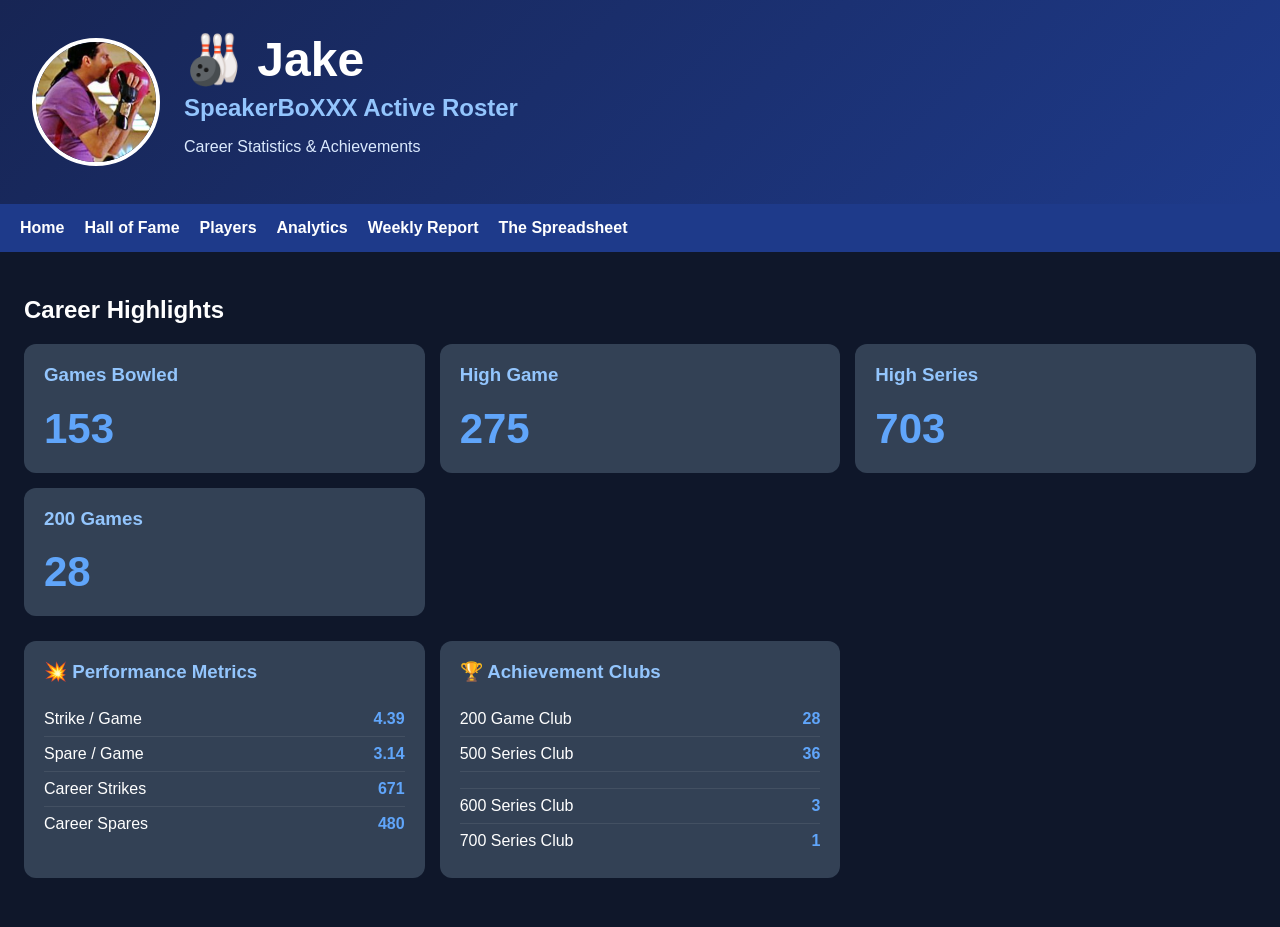
<file: jake.html>
<!DOCTYPE html>

<html lang="en">
<head>
<meta charset="utf-8"/>
<meta content="width=device-width, initial-scale=1.0" name="viewport"/>
<title>Jake | SpeakerBoXXX Bowling Analytics</title>
<link href="style.css" rel="stylesheet"/>
</head>
<body>
<header class="hero">
<img alt="SpeakerBoXXX Logo" class="logo" src="logo.png"/>
<div class="hero-text">
<h1>🎳 Jake</h1>
<h2>SpeakerBoXXX Active Roster</h2>
<p>
            Career Statistics &amp; Achievements
        </p>
</div>
</header>
<nav class="navbar">
<a href="index.html">Home</a>
<a href="records.html">Hall of Fame</a>
<a href="players.html">Players</a>
<a href="analytics.html">Analytics</a>
<a href="weekly-report.html">Weekly Report</a>
<a href="stats.html">The Spreadsheet</a>
</nav>
<div class="container">
<h2>Career Highlights</h2>
<div class="record-grid">
<div class="record-card">
<h3>Games Bowled</h3>
<div class="stat-number" id="games">153</div>
</div>
<div class="record-card">
<h3>High Game</h3>
<div class="stat-number" id="highGame">275</div>
</div>
<div class="record-card">
<h3>High Series</h3>
<div class="stat-number" id="highSeries">703</div>
</div>
<div class="record-card">
<h3>200 Games</h3>
<div class="stat-number" id="games200">28</div>
</div>
</div>
<div class="record-grid">
<div class="record-card">
<h3>💥 Performance Metrics</h3>
<div class="leaderboard">
<div class="leader-row">
<span class="leader-name">
                        Strike / Game
                    </span>
<span class="leader-value" id="strikePerGame">4.39</span>
</div>
<div class="leader-row">
<span class="leader-name">
                        Spare / Game
                    </span>
<span class="leader-value" id="sparePerGame">3.14</span>
</div>
<div class="leader-row">
<span class="leader-name">
                        Career Strikes
                    </span>
<span class="leader-value" id="strikes">671</span>
</div>
<div class="leader-row">
<span class="leader-name">
                        Career Spares
                    </span>
<span class="leader-value" id="spares">480</span>
</div>
</div>
</div>
<div class="record-card">
<h3>🏆 Achievement Clubs</h3>
<div class="leaderboard">
<div class="leader-row">
<span class="leader-name">
                        200 Game Club
                    </span>
<span class="leader-value" id="club200">28</span>
</div>
<div class="leader-row">
<span class="leader-name">
                        500 Series Club
                    </span>
<span class="leader-value" id="club500">36</span>
</div>
<div class="leader-row">
<span class="leader-name">
</span></div><div class="leader-row"><span class="leader-name">600 Series Club</span><span class="leader-value" id="club600">3</span></div><div class="leader-row"><span class="leader-name">700 Series Club</span><span class="leader-value" id="club700">1</span></div></div></div></div></div><script>fetch('./data/career.json').then(r=>r.json()).then(data=>{const player=data.players.find(p=>p.name.toLowerCase()==='jake');if(!player)return;const fields={games:'games',highGame:'highGame',highSeries:'highSeries',games200:'games200',strikePerGame:'strikePerGame',sparePerGame:'sparePerGame',strikes:'strikes',spares:'spares',club200:'games200',club500:'series500',club600:'series600',club700:'series700'};for(const [id,key] of Object.entries(fields)){const el=document.getElementById(id);if(el)el.textContent=player[key]}}).catch(()=>{});</script></body></html>
</file>
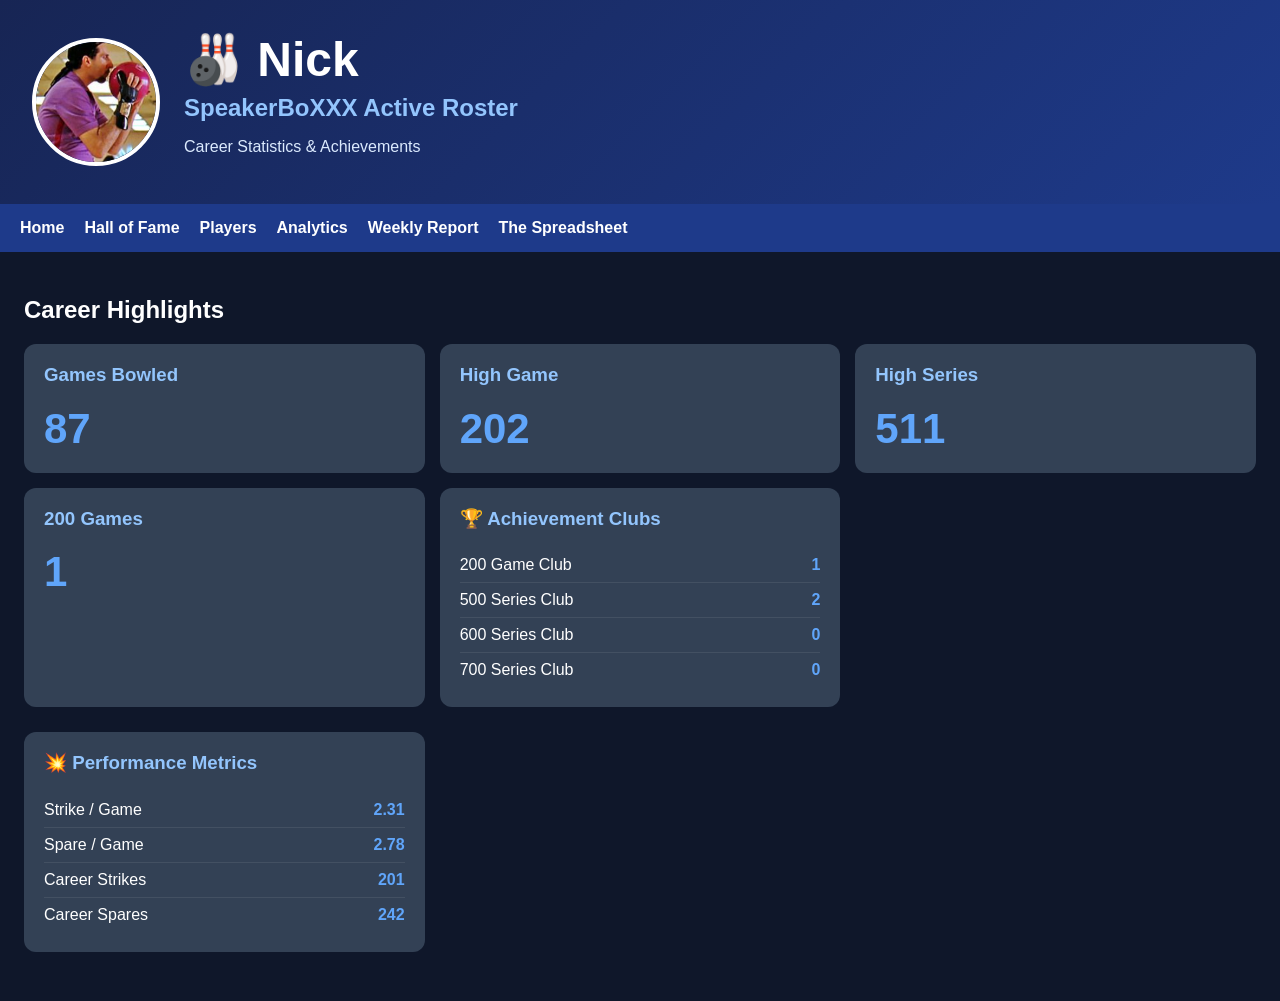
<file: nick.html>
<!DOCTYPE html>

<html lang="en">
<head>
<meta charset="utf-8"/>
<meta content="width=device-width, initial-scale=1.0" name="viewport"/>
<title>Nick | SpeakerBoXXX Bowling Analytics</title>
<link href="style.css" rel="stylesheet"/>
</head>
<body>
<header class="hero">
<img alt="SpeakerBoXXX Logo" class="logo" src="logo.png"/>
<div class="hero-text">
<h1>🎳 Nick</h1>
<h2>SpeakerBoXXX Active Roster</h2>
<p>
            Career Statistics &amp; Achievements
        </p>
</div>
</header>
<nav class="navbar">
<a href="index.html">Home</a>
<a href="records.html">Hall of Fame</a>
<a href="players.html">Players</a>
<a href="analytics.html">Analytics</a>
<a href="weekly-report.html">Weekly Report</a>
<a href="stats.html">The Spreadsheet</a>
</nav>
<div class="container">
<h2>Career Highlights</h2>
<div class="record-grid">
<div class="record-card">
<h3>Games Bowled</h3>
<div class="stat-number" id="games">81</div>
</div>
<div class="record-card">
<h3>High Game</h3>
<div class="stat-number" id="highGame">202</div>
</div>
<div class="record-card">
<h3>High Series</h3>
<div class="stat-number" id="highSeries">511</div>
</div>
<div class="record-card">
<h3>200 Games</h3>
<div class="stat-number" id="games200">1</div>
</div>
<div class="record-card"><h3>🏆 Achievement Clubs</h3><div class="leaderboard"><div class="leader-row"><span class="leader-name">200 Game Club</span><span class="leader-value" id="club200">1</span></div><div class="leader-row"><span class="leader-name">500 Series Club</span><span class="leader-value" id="club500">2</span></div><div class="leader-row"><span class="leader-name">600 Series Club</span><span class="leader-value" id="club600">0</span></div><div class="leader-row"><span class="leader-name">700 Series Club</span><span class="leader-value" id="club700">0</span></div></div></div></div>
<div class="record-grid">
<div class="record-card">
<h3>💥 Performance Metrics</h3>
<div class="leaderboard">
<div class="leader-row">
<span class="leader-name">
                        Strike / Game
                    </span>
<span class="leader-value" id="strikePerGame">2.33</span>
</div>
<div class="leader-row">
<span class="leader-name">
                        Spare / Game
                    </span>
<span class="leader-value" id="sparePerGame">2.81</span>
</div>
<div class="leader-row">
<span class="leader-name">
                        Career Strikes
                    </span>
<span class="leader-value" id="strikes">189</span>
</div><div class="leader-row"><span class="leader-name">Career Spares</span><span class="leader-value" id="spares">228</span></div></div></div></div></div><script>fetch('./data/career.json').then(r=>r.json()).then(data=>{const player=data.players.find(p=>p.name.toLowerCase()==='nick');if(!player)return;const fields={games:'games',highGame:'highGame',highSeries:'highSeries',games200:'games200',strikePerGame:'strikePerGame',sparePerGame:'sparePerGame',strikes:'strikes',spares:'spares',club200:'games200',club500:'series500',club600:'series600',club700:'series700'};for(const [id,key] of Object.entries(fields)){const el=document.getElementById(id);if(el)el.textContent=player[key]}}).catch(()=>{});</script></body></html>
</file>
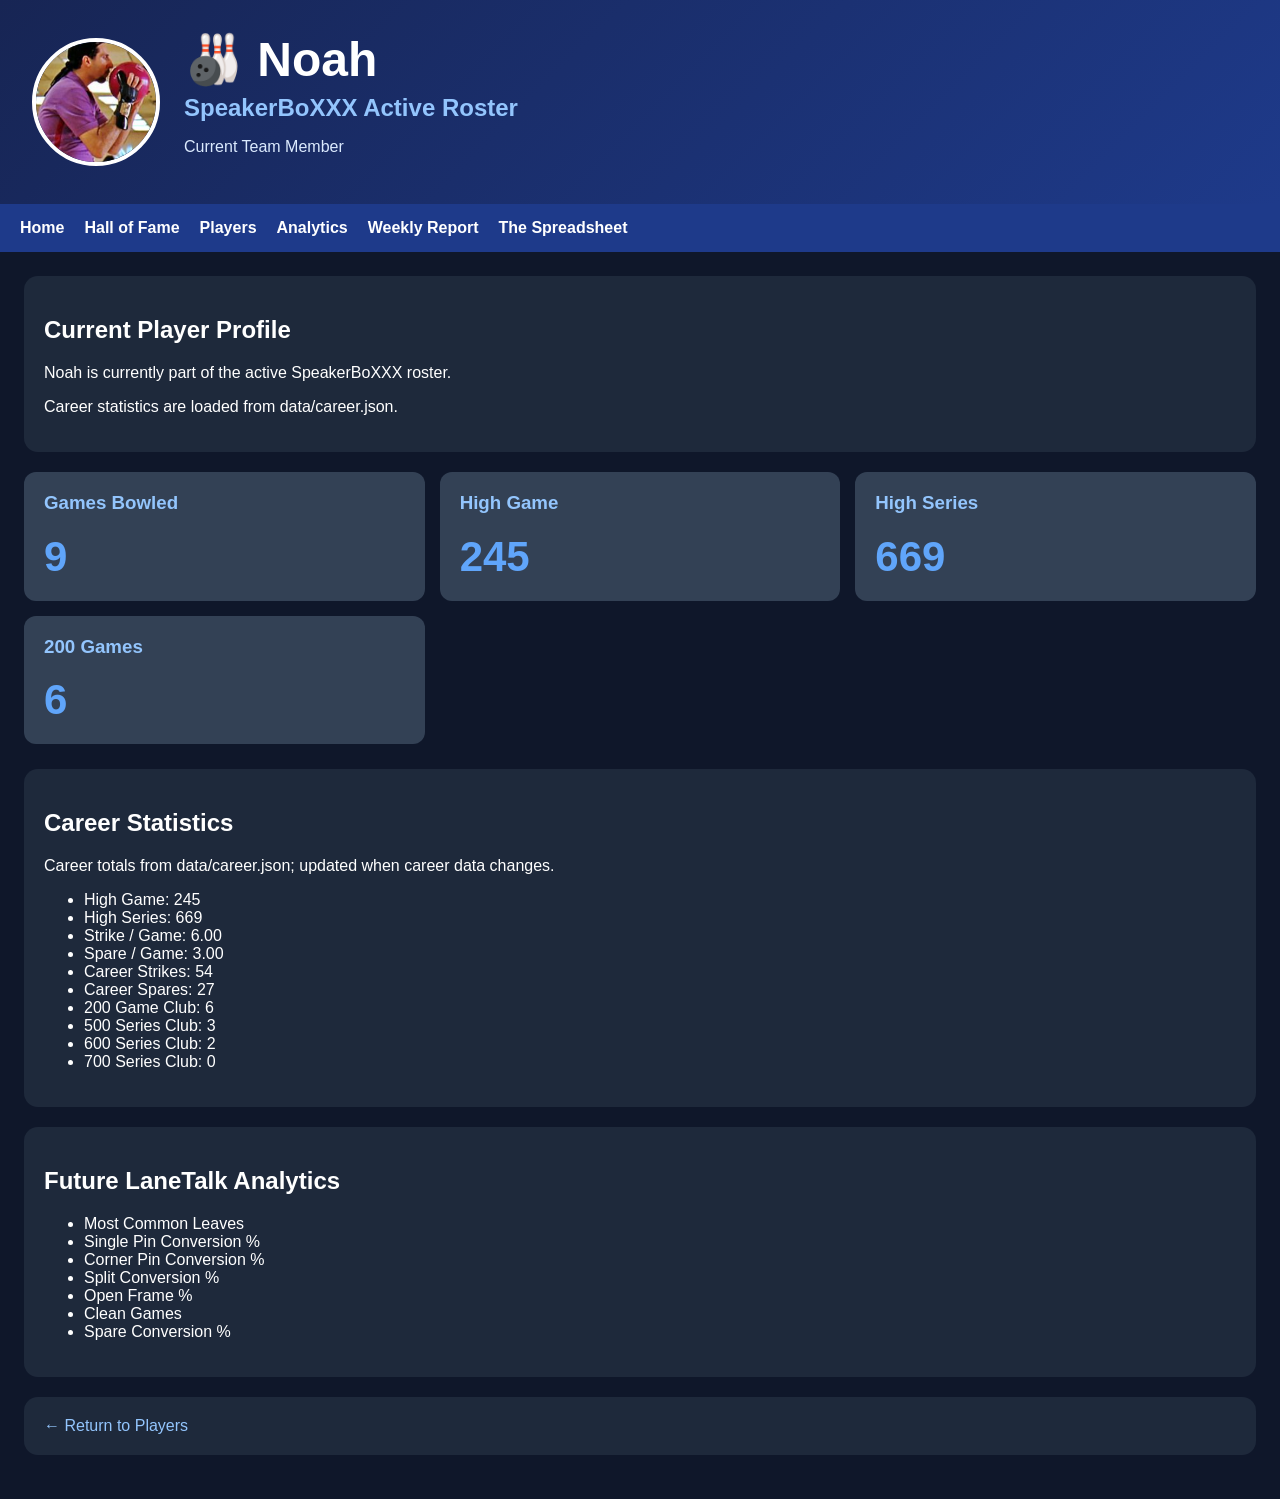
<file: noah.html>
<!DOCTYPE html>
<html lang="en">

<head>
    <meta charset="UTF-8">
    <meta name="viewport"
          content="width=device-width, initial-scale=1.0">

    <title>Noah | SpeakerBoXXX Bowling Analytics</title>

    <link rel="stylesheet"
          href="style.css">
</head>

<body>

<header class="hero">

    <img src="logo.png"
         class="logo"
         alt="SpeakerBoXXX Logo">

    <div class="hero-text">

        <h1>🎳 Noah</h1>

        <h2>SpeakerBoXXX Active Roster</h2>

        <p>
            Current Team Member
        </p>

    </div>

</header>

<nav class="navbar">
    <a href="index.html">Home</a>
    <a href="records.html">Hall of Fame</a>
    <a href="players.html">Players</a>
    <a href="analytics.html">Analytics</a>
    <a href="weekly-report.html">Weekly Report</a>
    <a href="stats.html">The Spreadsheet</a>
</nav>

<div class="container">

    <div class="card">

        <h2>Current Player Profile</h2>

        <p>
            Noah is currently part of the active
            SpeakerBoXXX roster.
        </p>

        <p>
            Career statistics will be added as
            additional seasons are completed.
        </p>

    </div>

    <div class="record-grid">

        <div class="record-card">

            <h3>Games Bowled</h3>

            <div class="stat-number">
                <span class="noah-stat">6</span>
            </div>

        </div>

        <div class="record-card">

            <h3>High Game</h3>

            <div class="stat-number">
                <span class="noah-stat">245</span><script>(function(){function update(){fetch('./data/career.json').then(function(r){if(!r.ok)throw Error('Career data unavailable');return r.json()}).then(function(d){var p=d.players.find(function(x){return x.name==='Noah'});if(!p)throw Error('Noah missing from career data');var h=Array.from(document.querySelectorAll('.card h2')).find(function(x){return x.textContent.trim()==='Future Statistics'});if(!h)return;var card=h.parentElement;h.textContent='Career Statistics';card.querySelector('p').textContent='Career totals from data/career.json; updated when career data changes.';var items=['High Game: '+p.highGame,'High Series: '+p.highSeries,'Strike / Game: '+Number(p.strikePerGame).toFixed(2),'Spare / Game: '+Number(p.sparePerGame).toFixed(2),'Career Strikes: '+p.strikes,'Career Spares: '+p.spares,'200 Game Club: '+p.games200,'500 Series Club: '+p.series500,'600 Series Club: '+p.series600,'700 Series Club: '+p.series700];var ul=card.querySelector('ul');ul.replaceChildren();items.forEach(function(s){var li=document.createElement('li');li.textContent=s;ul.appendChild(li)});Array.from(document.querySelectorAll('.card p')).forEach(function(el){if(el.textContent.includes('Career statistics will be added'))el.textContent='Career statistics are loaded from data/career.json.'})}).catch(function(e){console.error(e)})}if(document.readyState==='loading')document.addEventListener('DOMContentLoaded',update);else update()})();</script>
            </div>

        </div>

        <div class="record-card">

            <h3>High Series</h3>

            <div class="stat-number">
                <span class="noah-stat">669</span>
            </div>

        </div>

        <div class="record-card">

            <h3>200 Games</h3>

            <div class="stat-number">
                <span class="noah-stat">5</span>
            </div>

        </div>

    </div>

    <div class="card">

        <h2>Future Statistics</h2>

        <p>
            Statistics will automatically expand
            as additional seasons are recorded.
        </p>

        <ul>
            <li>High Game</li>
            <li>High Series</li>
            <li>Strike / Game</li>
            <li>Spare / Game</li>
            <li>200 Game Club</li>
            <li>500 Series Club</li>
            <li>600 Series Club</li>
            <li>700 Series Club</li>
        </ul>

    </div>

    <div class="card">

        <h2>Future LaneTalk Analytics</h2>

        <ul>
            <li>Most Common Leaves</li>
            <li>Single Pin Conversion %</li>
            <li>Corner Pin Conversion %</li>
            <li>Split Conversion %</li>
            <li>Open Frame %</li>
            <li>Clean Games</li>
            <li>Spare Conversion %</li>
        </ul>

    </div>

    <div class="card">

        <a href="players.html">
            ← Return to Players
        </a>

    </div>

</div>

<script>
(function(){fetch('./data/career.json').then(function(r){if(!r.ok)throw new Error('career data unavailable');return r.json()}).then(function(d){var p=d.players.find(function(x){return x.name==='Noah'});if(!p)return;var v=[p.games,p.highGame,p.highSeries,p.games200];document.querySelectorAll('.noah-stat').forEach(function(el,i){el.textContent=v[i]})}).catch(function(e){var n=document.createElement('p');n.setAttribute('role','alert');n.style.color='#fecaca';n.textContent='Career data could not be loaded from data/career.json; showing embedded fallback values.';document.querySelector('.container').prepend(n);console.error(e)})})();
</script>
</body>
</html>
</file>
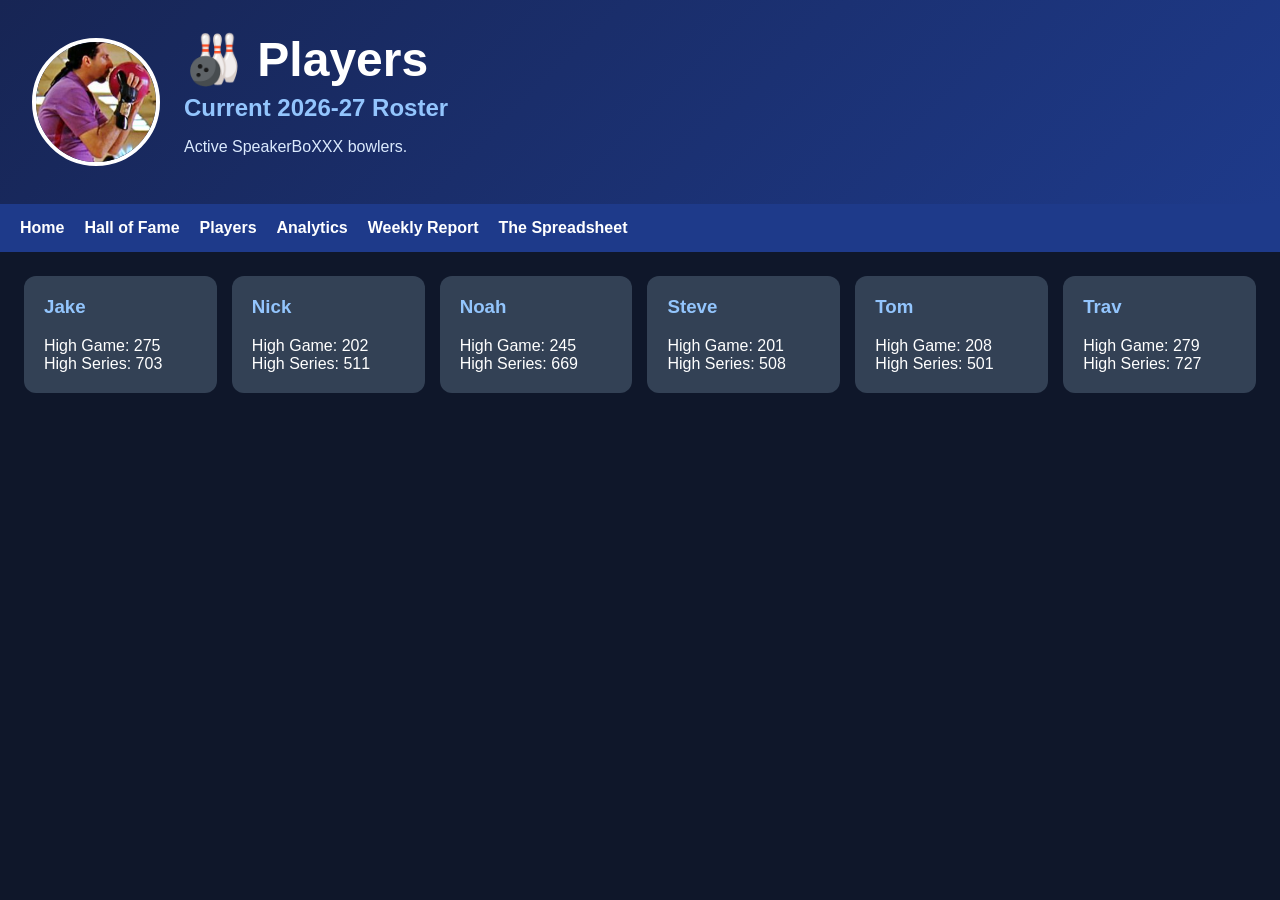
<file: players.html>
<!DOCTYPE html>
<html lang="en">

<head>
    <meta charset="UTF-8">
    <title>Players</title>
    <link rel="stylesheet" href="style.css">
</head>

<body>

<header class="hero">

    <img src="logo.png"
         class="logo"
         alt="SpeakerBoXXX Logo">

    <div class="hero-text">

        <h1>🎳 Players</h1>

        <h2>Current 2026-27 Roster</h2>

        <p>
            Active SpeakerBoXXX bowlers.
        </p>

    </div>

</header>

<nav class="navbar">
    <a href="index.html">Home</a>
    <a href="records.html">Hall of Fame</a>
    <a href="players.html">Players</a>
    <a href="analytics.html">Analytics</a>
    <a href="weekly-report.html">Weekly Report</a>
    <a href="stats.html">The Spreadsheet</a>
</nav>

<div class="container">

    <div class="player-grid">

        <a class="player-card" href="jake.html">
            <h3>Jake</h3>
            High Game: 275<br>
            High Series: 703
        </a>

        <a class="player-card" href="nick.html">
            <h3>Nick</h3>
            High Game: 202<br>
            High Series: 500
        </a>

        <a class="player-card" href="noah.html">
            <h3>Noah</h3>
            High Game: 245<br>
            High Series: 669
        </a>

        <a class="player-card" href="steve.html">
            <h3>Steve</h3>
            High Game: 201<br>
            High Series: 507
        </a>

        <a class="player-card" href="tom.html">
            <h3>Tom</h3>
            High Game: 192<br>
            High Series: 492
        </a>

        <a class="player-card" href="trav.html">
            <h3>Trav</h3>
            High Game: 279<br>
            High Series: 727
        </a>

    </div>

</div>

<script>
(function(){fetch('./data/career.json').then(function(r){if(!r.ok)throw new Error('career data unavailable');return r.json()}).then(function(d){document.querySelectorAll('.player-card').forEach(function(c){var n=c.querySelector('h3').textContent.trim(),p=d.players.find(function(x){return x.name===n});if(p)c.innerHTML='<h3>'+n+'</h3>High Game: '+p.highGame+'<br>High Series: '+p.highSeries})}).catch(function(e){var n=document.createElement('p');n.setAttribute('role','alert');n.style.color='#fecaca';n.textContent='Career data could not be loaded from data/career.json; showing embedded fallback values.';document.querySelector('.container').prepend(n);console.error(e)})})();
</script>
</body>
</html>
</file>
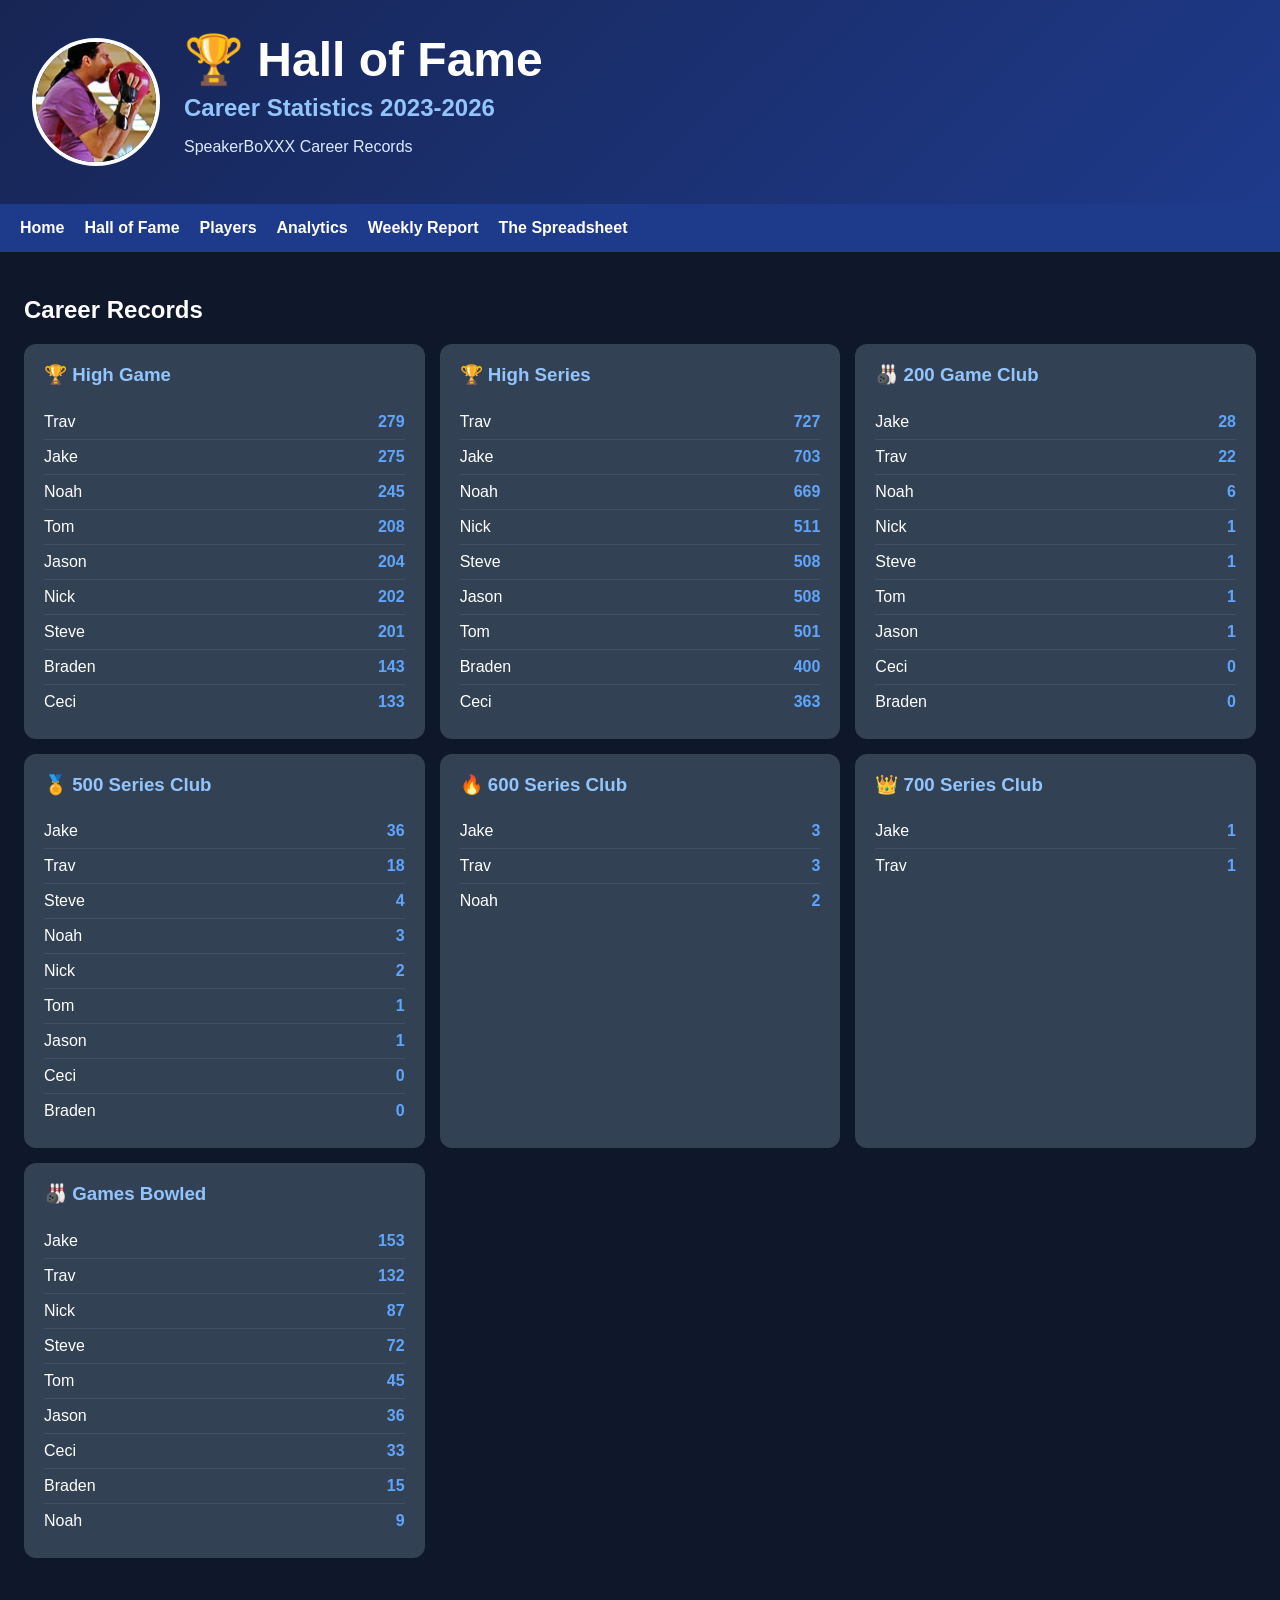
<file: records.html>
<!DOCTYPE html>
<html lang="en">

<head>
    <meta charset="UTF-8">
    <meta name="viewport"
          content="width=device-width, initial-scale=1.0">

    <title>SpeakerBoXXX Hall of Fame</title>

    <link rel="stylesheet"
          href="style.css">
</head>

<body>

<header class="hero">

    <img src="logo.png"
         class="logo"
         alt="SpeakerBoXXX Logo">

    <div class="hero-text">

        <h1>🏆 Hall of Fame</h1>

        <h2>Career Statistics 2023-2026</h2>

        <p>
            SpeakerBoXXX Career Records
        </p>

    </div>

</header>

<nav class="navbar">
    <a href="index.html">Home</a>
    <a href="records.html">Hall of Fame</a>
    <a href="players.html">Players</a>
    <a href="analytics.html">Analytics</a>
    <a href="weekly-report.html">Weekly Report</a>
    <a href="stats.html">The Spreadsheet</a>
</nav>

<div class="container">

    <h2>Career Records</h2>

    <div class="record-grid">

        <div class="record-card">

            <h3>🏆 High Game</h3>

            <div class="leaderboard">

                <div class="leader-row">
                    <span class="leader-name">Trav</span>
                    <span class="leader-value">279</span>
                </div>

                <div class="leader-row">
                    <span class="leader-name">Jake</span>
                    <span class="leader-value">275</span>
                </div>

                <div class="leader-row">
                    <span class="leader-name">Jason</span>
                    <span class="leader-value">204</span>
                </div>

                <div class="leader-row">
                    <span class="leader-name">Nick</span>
                    <span class="leader-value">202</span>
                </div>

                <div class="leader-row">
                    <span class="leader-name">Steve</span>
                    <span class="leader-value">201</span>
                </div>

            </div>

        </div>

        <div class="record-card">

            <h3>🏆 High Series</h3>

            <div class="leaderboard">

                <div class="leader-row">
                    <span class="leader-name">Trav</span>
                    <span class="leader-value">727</span>
                </div>

                <div class="leader-row">
                    <span class="leader-name">Jake</span>
                    <span class="leader-value">703</span>
                </div>

                <div class="leader-row">
                    <span class="leader-name">Jason</span>
                    <span class="leader-value">508</span>
                </div>

                <div class="leader-row">
                    <span class="leader-name">Steve</span>
                    <span class="leader-value">507</span>
                </div>

                <div class="leader-row">
                    <span class="leader-name">Nick</span>
                    <span class="leader-value">500</span>
                </div>

            </div>

        </div>

        <div class="record-card">

            <h3>🎳 200 Game Club</h3>

            <div class="leaderboard">

                <div class="leader-row">
                    <span class="leader-name">Jake</span>
                    <span class="leader-value">27</span>
                </div>

                <div class="leader-row">
                    <span class="leader-name">Trav</span>
                    <span class="leader-value">22</span>
                </div>

                <div class="leader-row">
                    <span class="leader-name">Nick</span>
                    <span class="leader-value">1</span>
                </div>

                <div class="leader-row">
                    <span class="leader-name">Steve</span>
                    <span class="leader-value">1</span>
                </div>

                <div class="leader-row">
                    <span class="leader-name">Jason</span>
                    <span class="leader-value">1</span>
                </div>

            </div>

        </div>

        <div class="record-card">

            <h3>🏅 500 Series Club</h3>

            <div class="leaderboard">

                <div class="leader-row">
                    <span class="leader-name">Jake</span>
                    <span class="leader-value">34</span>
                </div>

                <div class="leader-row">
                    <span class="leader-name">Trav</span>
                    <span class="leader-value">17</span>
                </div>

                <div class="leader-row">
                    <span class="leader-name">Steve</span>
                    <span class="leader-value">2</span>
                </div>

                <div class="leader-row">
                    <span class="leader-name">Nick</span>
                    <span class="leader-value">1</span>
                </div>

                <div class="leader-row">
                    <span class="leader-name">Jason</span>
                    <span class="leader-value">1</span>
                </div>

            </div>

        </div>

        <div class="record-card">

            <h3>🔥 600 Series Club</h3>

            <div class="leaderboard">

                <div class="leader-row">
                    <span class="leader-name">Jake</span>
                    <span class="leader-value">3</span>
                </div>

                <div class="leader-row">
                    <span class="leader-name">Trav</span>
                    <span class="leader-value">3</span>
                </div>

            </div>

        </div>

        <div class="record-card">

            <h3>👑 700 Series Club</h3>

            <div class="leaderboard">

                <div class="leader-row">
                    <span class="leader-name">Jake</span>
                    <span class="leader-value">1</span>
                </div>

                <div class="leader-row">
                    <span class="leader-name">Trav</span>
                    <span class="leader-value">1</span>
                </div>

            </div>

        </div>

        <div class="record-card">

            <h3>🎳 Games Bowled</h3>

            <div class="leaderboard">

                <div class="leader-row">
                    <span class="leader-name">Jake</span>
                    <span class="leader-value">147</span>
                </div>

                <div class="leader-row">
                    <span class="leader-name">Trav</span>
                    <span class="leader-value">126</span>
                </div>

                <div class="leader-row">
                    <span class="leader-name">Nick</span>
                    <span class="leader-value">72</span>
                </div>

                <div class="leader-row">
                    <span class="leader-name">Steve</span>
                    <span class="leader-value">72</span>
                </div>

                <div class="leader-row">
                    <span class="leader-name">Jason</span>
                    <span class="leader-value">36</span>
                </div>

            </div>

        </div>

    </div>

</div>

<script>
(function(){
 var boards={"High Game":"highGame","High Series":"highSeries","200 Game Club":"games200","500 Series Club":"series500","600 Series Club":"series600","700 Series Club":"series700","Games Bowled":"games"};
 var error=document.createElement('p');error.id='career-load-error';error.setAttribute('role','alert');error.hidden=true;error.style.color='#fecaca';error.textContent='Career records could not be updated from data/career.json. Showing the embedded fallback figures.';document.querySelector('.container').prepend(error);
 fetch('./data/career.json').then(function(r){if(!r.ok)throw new Error('HTTP '+r.status);return r.json()}).then(function(data){if(!data||!Array.isArray(data.players))throw new Error('Invalid career data');
 document.querySelectorAll('.record-card').forEach(function(card){var h=card.querySelector('h3'),board=card.querySelector('.leaderboard');if(!h||!board)return;var title=h.textContent.replace(/^[^A-Za-z0-9]+/,'').trim(),field=boards[title];if(!field)return;var cap=data.players.length;var list=data.players.slice().filter(function(p){return Number.isFinite(Number(p[field]))&&(field!=='series600'&&field!=='series700'||Number(p[field])>0)}).sort(function(a,b){return Number(b[field])-Number(a[field])}).slice(0,Math.max(cap,1));board.innerHTML=list.map(function(p){return '<div class="leader-row"><span class="leader-name"></span><span class="leader-value"></span></div>'}).join('');board.querySelectorAll('.leader-row').forEach(function(row,i){row.querySelector('.leader-name').textContent=list[i].name;row.querySelector('.leader-value').textContent=list[i][field]});
 });
 }).catch(function(e){error.hidden=false;console.error('Career records load failed:',e)});
})();
</script>
</body>
</html>
</file>
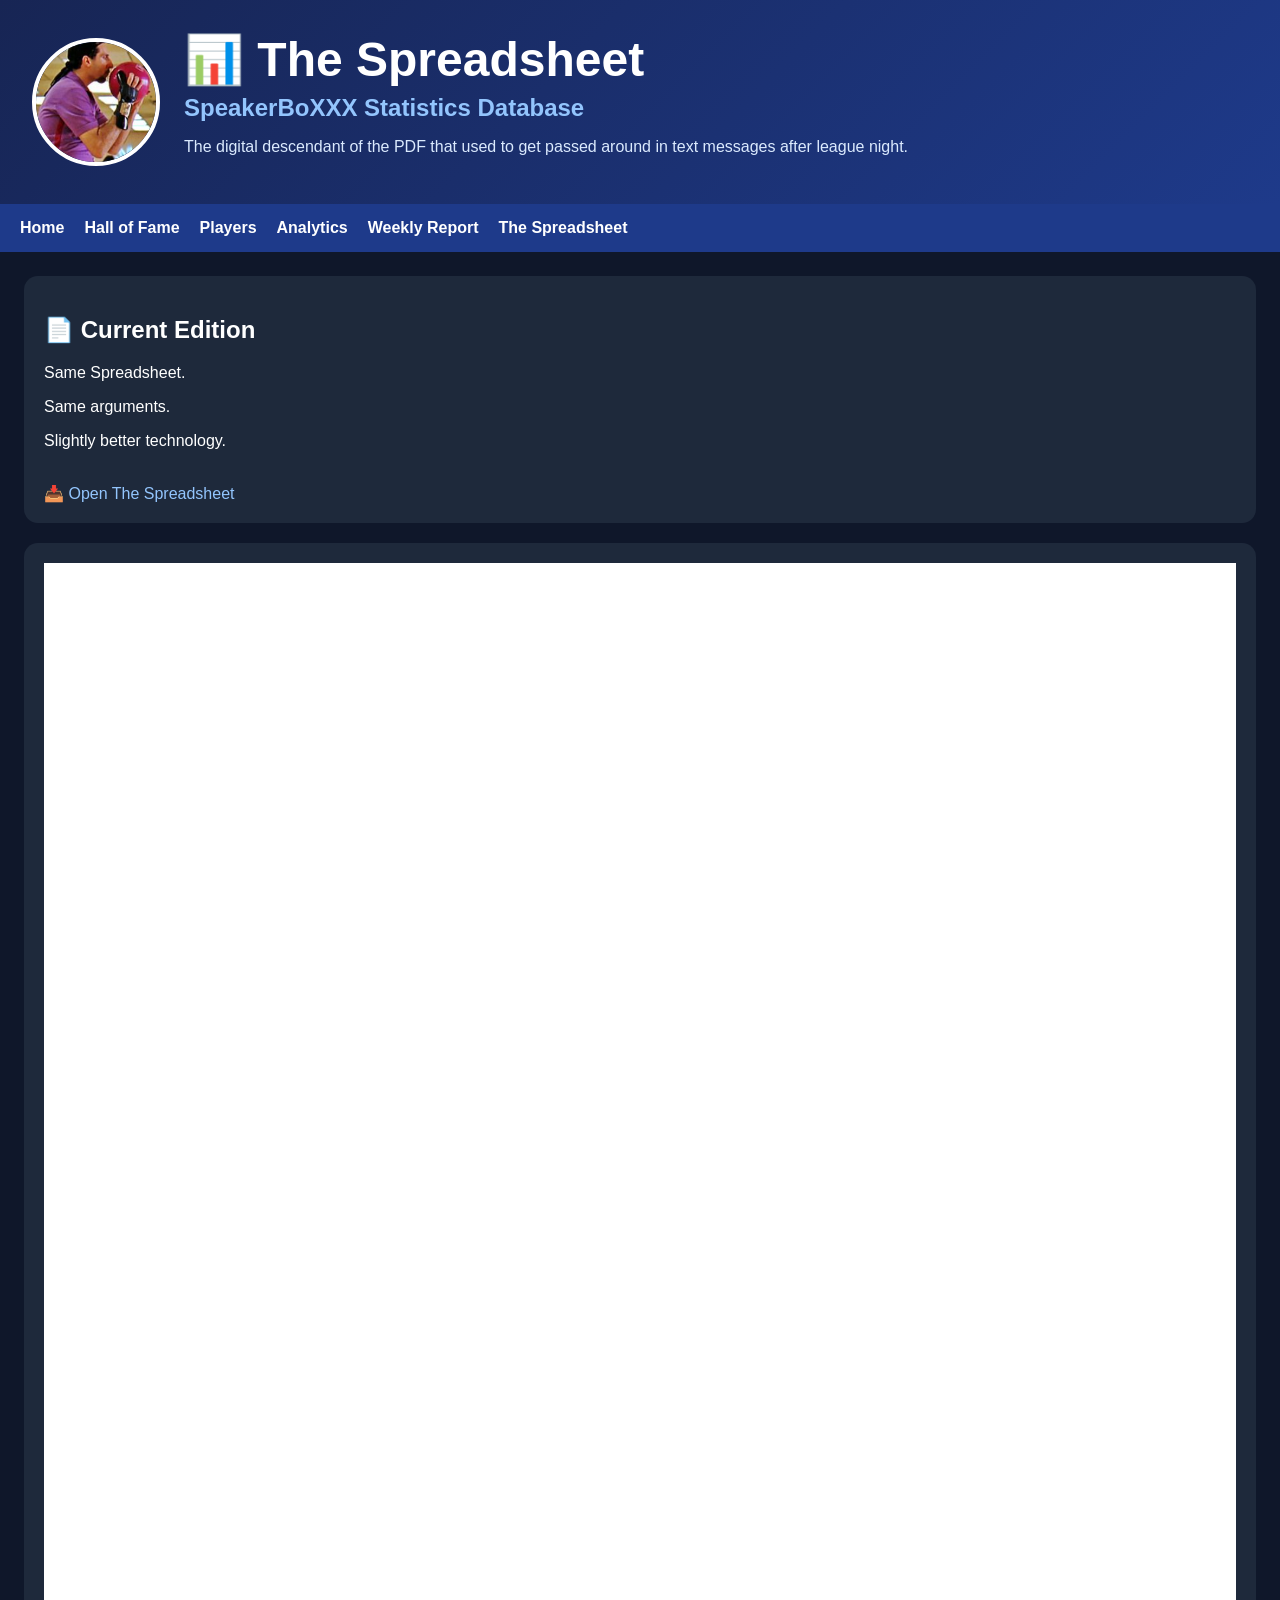
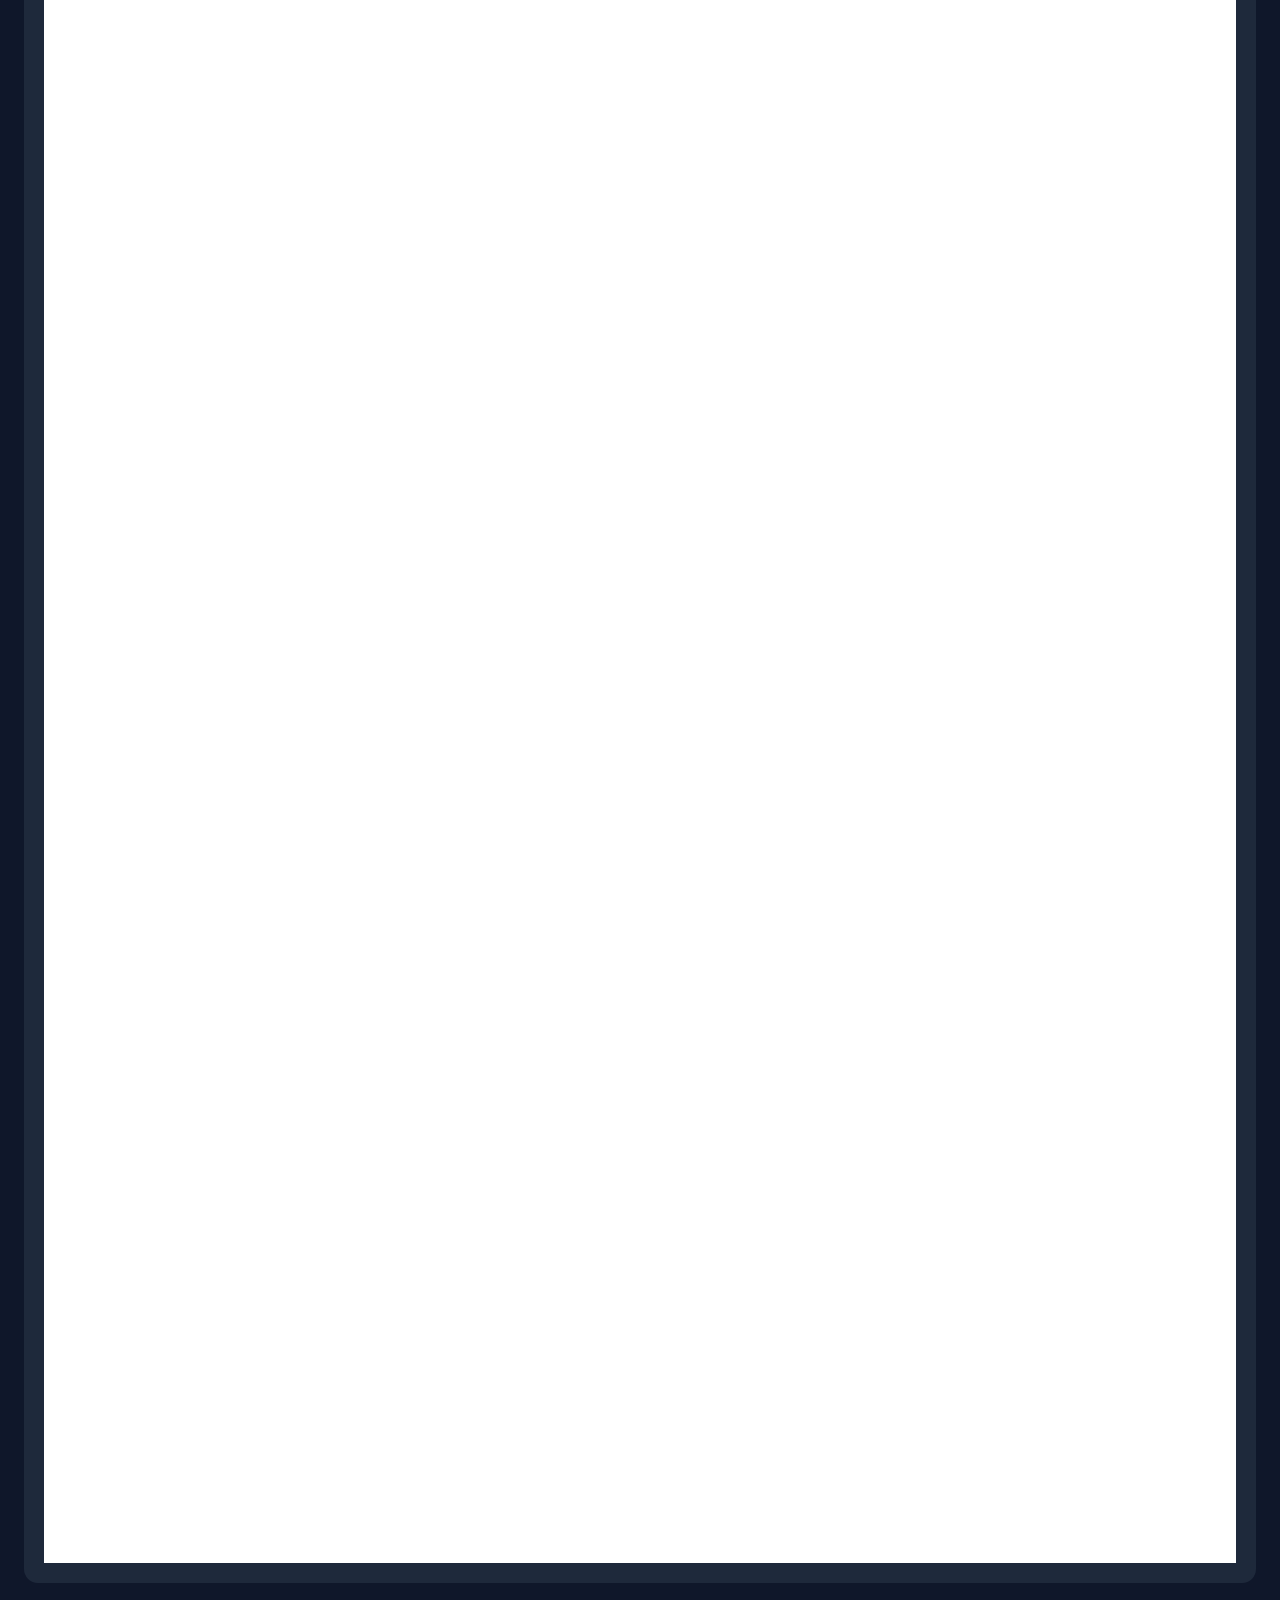
<file: stats.html>
<!DOCTYPE html>
<html lang="en">

<head>
    <meta charset="UTF-8">
    <meta name="viewport"
          content="width=device-width, initial-scale=1.0">

    <title>SpeakerBoXXX - The Spreadsheet</title>

    <link rel="stylesheet"
          href="style.css">
</head>

<body>

<header class="hero">

    <img src="logo.png"
         class="logo"
         alt="SpeakerBoXXX Logo">

    <div class="hero-text">

        <h1>📊 The Spreadsheet</h1>

        <h2>SpeakerBoXXX Statistics Database</h2>

        <p>
            The digital descendant of the PDF that used to get
            passed around in text messages after league night.
        </p>

    </div>

</header>

<nav class="navbar">
    <a href="index.html">Home</a>
    <a href="records.html">Hall of Fame</a>
    <a href="players.html">Players</a>
    <a href="analytics.html">Analytics</a>
    <a href="weekly-report.html">Weekly Report</a>
    <a href="stats.html">The Spreadsheet</a>
</nav>

<div class="container">

    <div class="card">

        <h2>📄 Current Edition</h2>

        <p>
            Same Spreadsheet.
        </p>

        <p>
            Same arguments.
        </p>

        <p>
            Slightly better technology.
        </p>

        <br>

        <a href="StatsSheet.pdf"
           target="_blank">

            📥 Open The Spreadsheet

        </a>

    </div>

    <div class="card pdf-viewer-card">

    <iframe
        src="StatsSheet.pdf#zoom=page-width"
        title="SpeakerBoXXX Spreadsheet">
    </iframe>

</div>

</div>

</body>
</html>
</file>
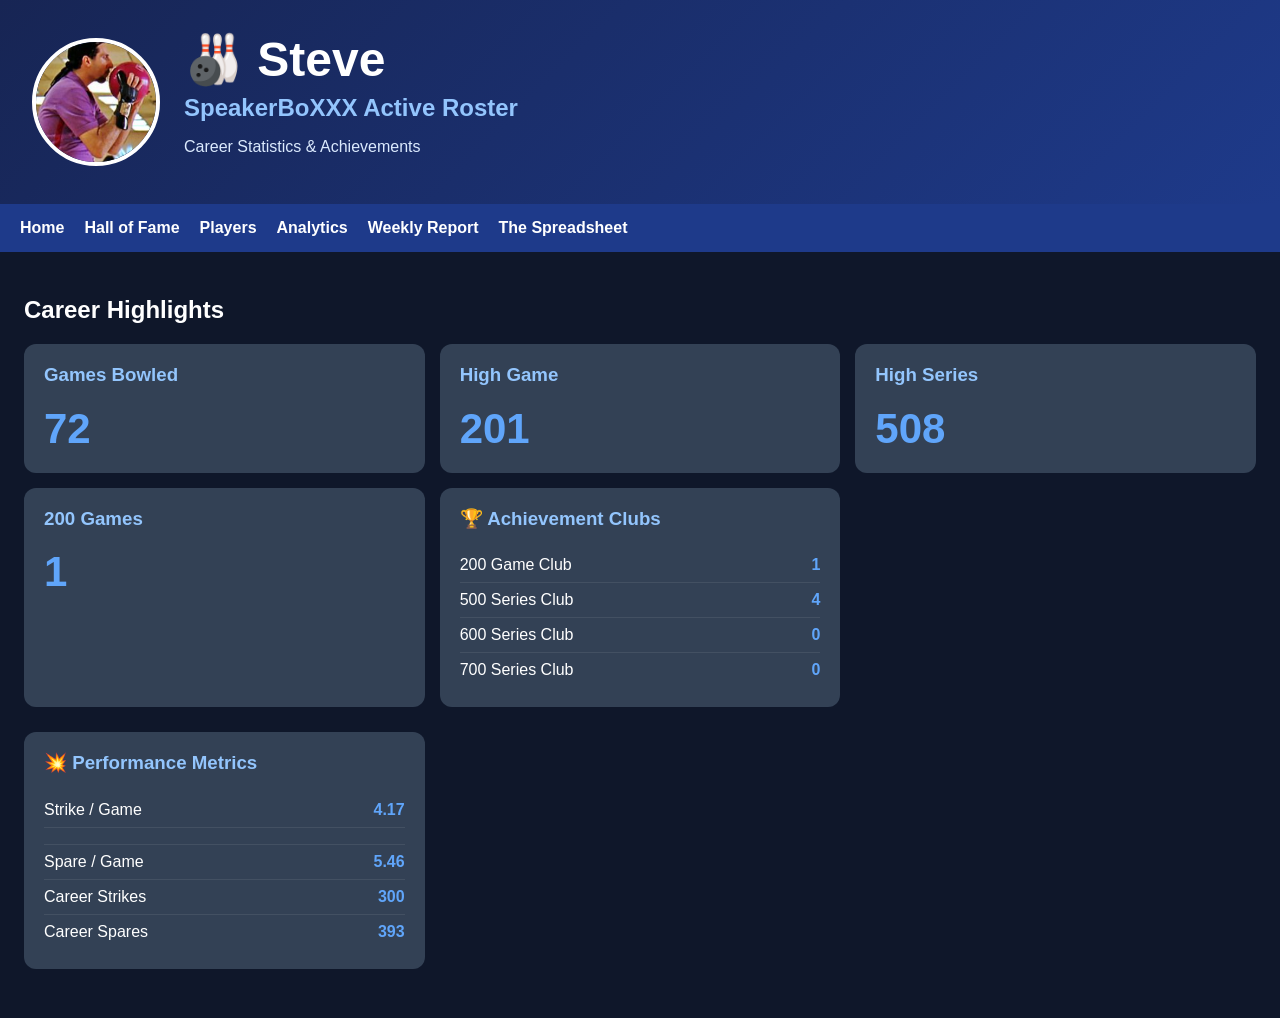
<file: steve.html>
<!DOCTYPE html>

<html lang="en">
<head>
<meta charset="utf-8"/>
<meta content="width=device-width, initial-scale=1.0" name="viewport"/>
<title>Steve | SpeakerBoXXX Bowling Analytics</title>
<link href="style.css" rel="stylesheet"/>
</head>
<body>
<header class="hero">
<img alt="SpeakerBoXXX Logo" class="logo" src="logo.png"/>
<div class="hero-text">
<h1>🎳 Steve</h1>
<h2>SpeakerBoXXX Active Roster</h2>
<p>
            Career Statistics &amp; Achievements
        </p>
</div>
</header>
<nav class="navbar">
<a href="index.html">Home</a>
<a href="records.html">Hall of Fame</a>
<a href="players.html">Players</a>
<a href="analytics.html">Analytics</a>
<a href="weekly-report.html">Weekly Report</a>
<a href="stats.html">The Spreadsheet</a>
</nav>
<div class="container">
<h2>Career Highlights</h2>
<div class="record-grid">
<div class="record-card">
<h3>Games Bowled</h3>
<div class="stat-number" id="games">72</div>
</div>
<div class="record-card">
<h3>High Game</h3>
<div class="stat-number" id="highGame">201</div>
</div>
<div class="record-card">
<h3>High Series</h3>
<div class="stat-number" id="highSeries">508</div>
</div>
<div class="record-card">
<h3>200 Games</h3>
<div class="stat-number" id="games200">1</div>
</div>
<div class="record-card"><h3>🏆 Achievement Clubs</h3><div class="leaderboard"><div class="leader-row"><span class="leader-name">200 Game Club</span><span class="leader-value" id="club200">1</span></div><div class="leader-row"><span class="leader-name">500 Series Club</span><span class="leader-value" id="club500">4</span></div><div class="leader-row"><span class="leader-name">600 Series Club</span><span class="leader-value" id="club600">0</span></div><div class="leader-row"><span class="leader-name">700 Series Club</span><span class="leader-value" id="club700">0</span></div></div></div></div>
<div class="record-grid">
<div class="record-card">
<h3>💥 Performance Metrics</h3>
<div class="leaderboard">
<div class="leader-row">
<span class="leader-name">
                        Strike / Game
                    </span>
<span class="leader-value" id="strikePerGame">4.04</span>
</div>
<div class="leader-row">
<span class="leader-name">
</span></div><div class="leader-row"><span class="leader-name">Spare / Game</span><span class="leader-value" id="sparePerGame">5.31</span></div><div class="leader-row"><span class="leader-name">Career Strikes</span><span class="leader-value" id="strikes">291</span></div><div class="leader-row"><span class="leader-name">Career Spares</span><span class="leader-value" id="spares">382</span></div></div></div></div></div><script>fetch('./data/career.json').then(r=>r.json()).then(data=>{const player=data.players.find(p=>p.name.toLowerCase()==='steve');if(!player)return;const fields={games:'games',highGame:'highGame',highSeries:'highSeries',games200:'games200',strikePerGame:'strikePerGame',sparePerGame:'sparePerGame',strikes:'strikes',spares:'spares',club200:'games200',club500:'series500',club600:'series600',club700:'series700'};for(const [id,key] of Object.entries(fields)){const el=document.getElementById(id);if(el)el.textContent=player[key]}}).catch(()=>{});</script></body></html>
</file>
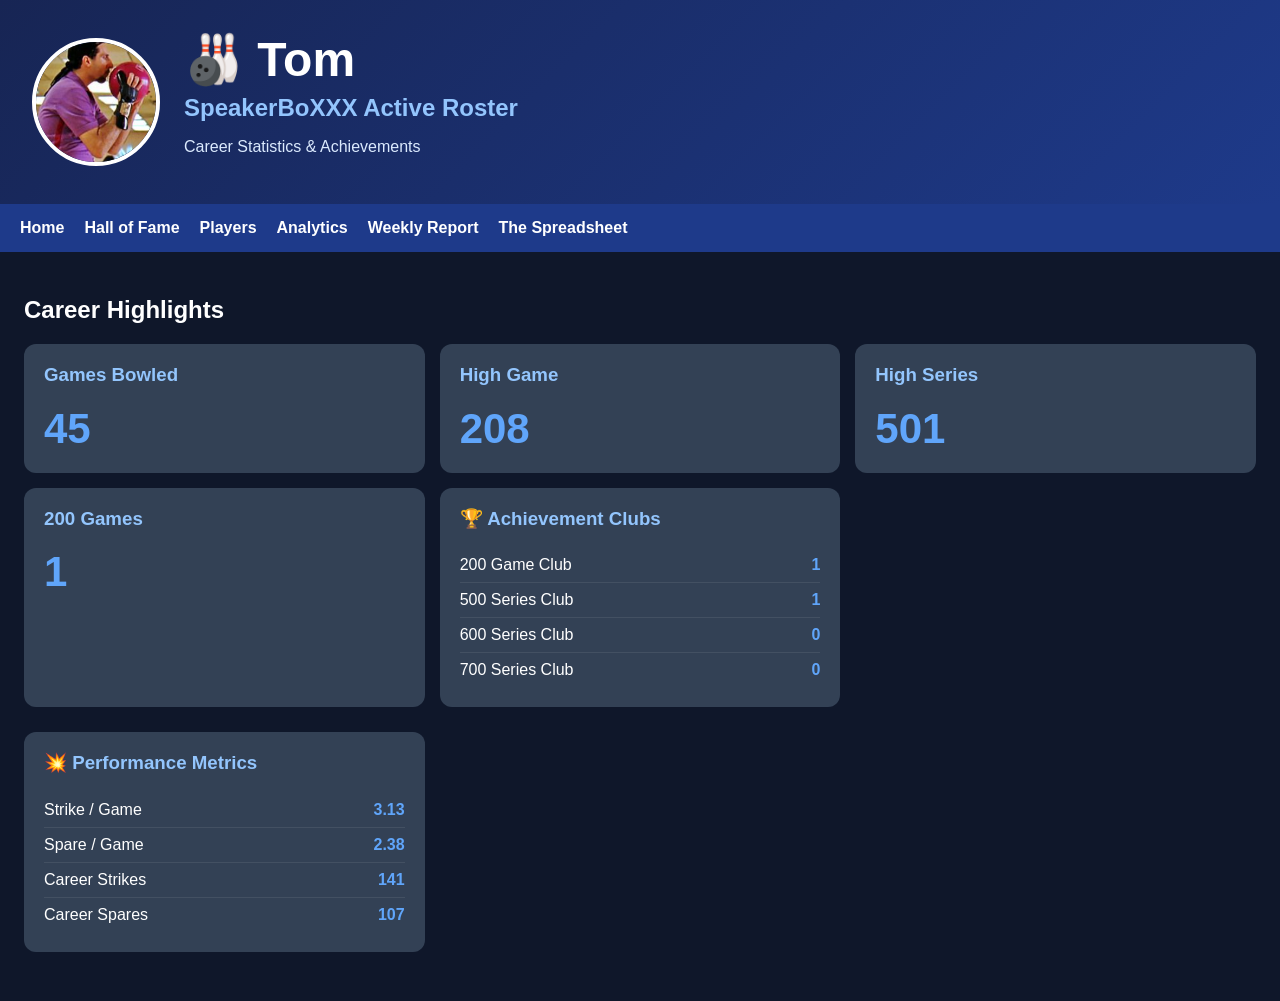
<file: tom.html>
<!DOCTYPE html>

<html lang="en">
<head>
<meta charset="utf-8"/>
<meta content="width=device-width, initial-scale=1.0" name="viewport"/>
<title>Tom | SpeakerBoXXX Bowling Analytics</title>
<link href="style.css" rel="stylesheet"/>
</head>
<body>
<header class="hero">
<img alt="SpeakerBoXXX Logo" class="logo" src="logo.png"/>
<div class="hero-text">
<h1>🎳 Tom</h1>
<h2>SpeakerBoXXX Active Roster</h2>
<p>
            Career Statistics &amp; Achievements
        </p>
</div>
</header>
<nav class="navbar">
<a href="index.html">Home</a>
<a href="records.html">Hall of Fame</a>
<a href="players.html">Players</a>
<a href="analytics.html">Analytics</a>
<a href="weekly-report.html">Weekly Report</a>
<a href="stats.html">The Spreadsheet</a>
</nav>
<div class="container">
<h2>Career Highlights</h2>
<div class="record-grid">
<div class="record-card">
<h3>Games Bowled</h3>
<div class="stat-number" id="games">39</div>
</div>
<div class="record-card">
<h3>High Game</h3>
<div class="stat-number" id="highGame">194</div>
</div>
<div class="record-card">
<h3>High Series</h3>
<div class="stat-number" id="highSeries">492</div>
</div>
<div class="record-card">
<h3>200 Games</h3>
<div class="stat-number" id="games200">0</div>
</div>
<div class="record-card"><h3>🏆 Achievement Clubs</h3><div class="leaderboard"><div class="leader-row"><span class="leader-name">200 Game Club</span><span class="leader-value" id="club200">0</span></div><div class="leader-row"><span class="leader-name">500 Series Club</span><span class="leader-value" id="club500">0</span></div><div class="leader-row"><span class="leader-name">600 Series Club</span><span class="leader-value" id="club600">0</span></div><div class="leader-row"><span class="leader-name">700 Series Club</span><span class="leader-value" id="club700">0</span></div></div></div></div>
<div class="record-grid">
<div class="record-card">
<h3>💥 Performance Metrics</h3>
<div class="leaderboard">
<div class="leader-row">
<span class="leader-name">
                        Strike / Game
                    </span>
<span class="leader-value" id="strikePerGame">2.95</span>
</div>
<div class="leader-row">
<span class="leader-name">
                        Spare / Game
                    </span>
<span class="leader-value" id="sparePerGame">2.41</span>
</div>
<div class="leader-row">
<span class="leader-name">
                        Career Strikes
                    </span>
<span class="leader-value" id="strikes">115</span></div><div class="leader-row"><span class="leader-name">Career Spares</span><span class="leader-value" id="spares">94</span></div></div></div></div></div><script>fetch('./data/career.json').then(r=>r.json()).then(data=>{const player=data.players.find(p=>p.name.toLowerCase()==='tom');if(!player)return;const fields={games:'games',highGame:'highGame',highSeries:'highSeries',games200:'games200',strikePerGame:'strikePerGame',sparePerGame:'sparePerGame',strikes:'strikes',spares:'spares',club200:'games200',club500:'series500',club600:'series600',club700:'series700'};for(const [id,key] of Object.entries(fields)){const el=document.getElementById(id);if(el)el.textContent=player[key]}}).catch(()=>{});</script></body></html>
</file>
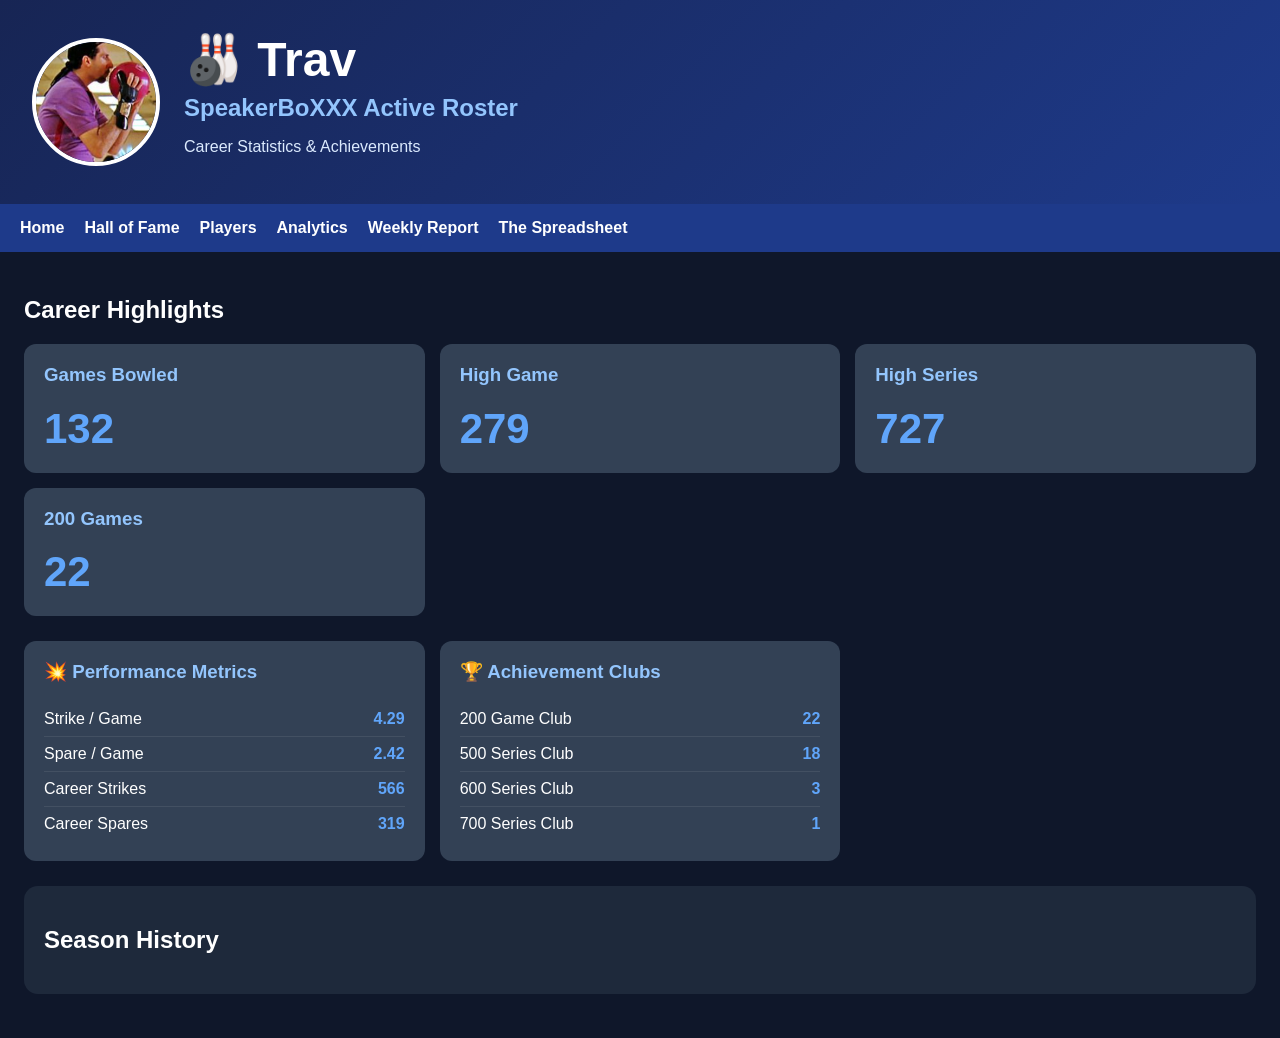
<file: trav.html>
<!DOCTYPE html>

<html lang="en">
<head>
<meta charset="utf-8"/>
<meta content="width=device-width, initial-scale=1.0" name="viewport"/>
<title>Trav | SpeakerBoXXX Bowling Analytics</title>
<link href="style.css" rel="stylesheet"/>
</head>
<body>
<header class="hero">
<img alt="SpeakerBoXXX Logo" class="logo" src="logo.png"/>
<div class="hero-text">
<h1>🎳 Trav</h1>
<h2>SpeakerBoXXX Active Roster</h2>
<p>
            Career Statistics &amp; Achievements
        </p>
</div>
</header>
<nav class="navbar">
<a href="index.html">Home</a>
<a href="records.html">Hall of Fame</a>
<a href="players.html">Players</a>
<a href="analytics.html">Analytics</a>
<a href="weekly-report.html">Weekly Report</a>
<a href="stats.html">The Spreadsheet</a>
</nav>
<div class="container">
<h2>Career Highlights</h2>
<div class="record-grid">
<div class="record-card">
<h3>Games Bowled</h3>
<div class="stat-number" id="games">132</div>
</div>
<div class="record-card">
<h3>High Game</h3>
<div class="stat-number" id="highGame">279</div>
</div>
<div class="record-card">
<h3>High Series</h3>
<div class="stat-number" id="highSeries">727</div>
</div>
<div class="record-card">
<h3>200 Games</h3>
<div class="stat-number" id="games200">22</div>
</div>
</div>
<div class="record-grid">
<div class="record-card">
<h3>💥 Performance Metrics</h3>
<div class="leaderboard">
<div class="leader-row">
<span class="leader-name">
                        Strike / Game
                    </span>
<span class="leader-value" id="strikePerGame">4.29</span>
</div>
<div class="leader-row">
<span class="leader-name">
                        Spare / Game
                    </span>
<span class="leader-value" id="sparePerGame">2.42</span>
</div>
<div class="leader-row">
<span class="leader-name">
                        Career Strikes
                    </span>
<span class="leader-value" id="strikes">566</span>
</div>
<div class="leader-row">
<span class="leader-name">
                        Career Spares
                    </span>
<span class="leader-value" id="spares">319</span>
</div>
</div>
</div>
<div class="record-card">
<h3>🏆 Achievement Clubs</h3>
<div class="leaderboard">
<div class="leader-row">
<span class="leader-name">
                        200 Game Club
                    </span>
<span class="leader-value" id="club200">22</span>
</div>
<div class="leader-row">
<span class="leader-name">
                        500 Series Club
                    </span>
<span class="leader-value" id="club500">18</span>
</div>
<div class="leader-row">
<span class="leader-name">
                        600 Series Club
                    </span>
<span class="leader-value" id="club600">3</span>
</div>
<div class="leader-row">
<span class="leader-name">
                        700 Series Club
                    </span>
<span class="leader-value" id="club700">1</span>
</div>
</div>
</div>
</div>
<div class="card">
<h2>Season History</h2>
<div class="leaderboard">
</div></div></div><script>fetch('./data/career.json').then(r=>r.json()).then(data=>{const player=data.players.find(p=>p.name.toLowerCase()==='trav');if(!player)return;const fields={games:'games',highGame:'highGame',highSeries:'highSeries',games200:'games200',strikePerGame:'strikePerGame',sparePerGame:'sparePerGame',strikes:'strikes',spares:'spares',club200:'games200',club500:'series500',club600:'series600',club700:'series700'};for(const [id,key] of Object.entries(fields)){const el=document.getElementById(id);if(el)el.textContent=player[key]}}).catch(()=>{});</script></body></html>
</file>
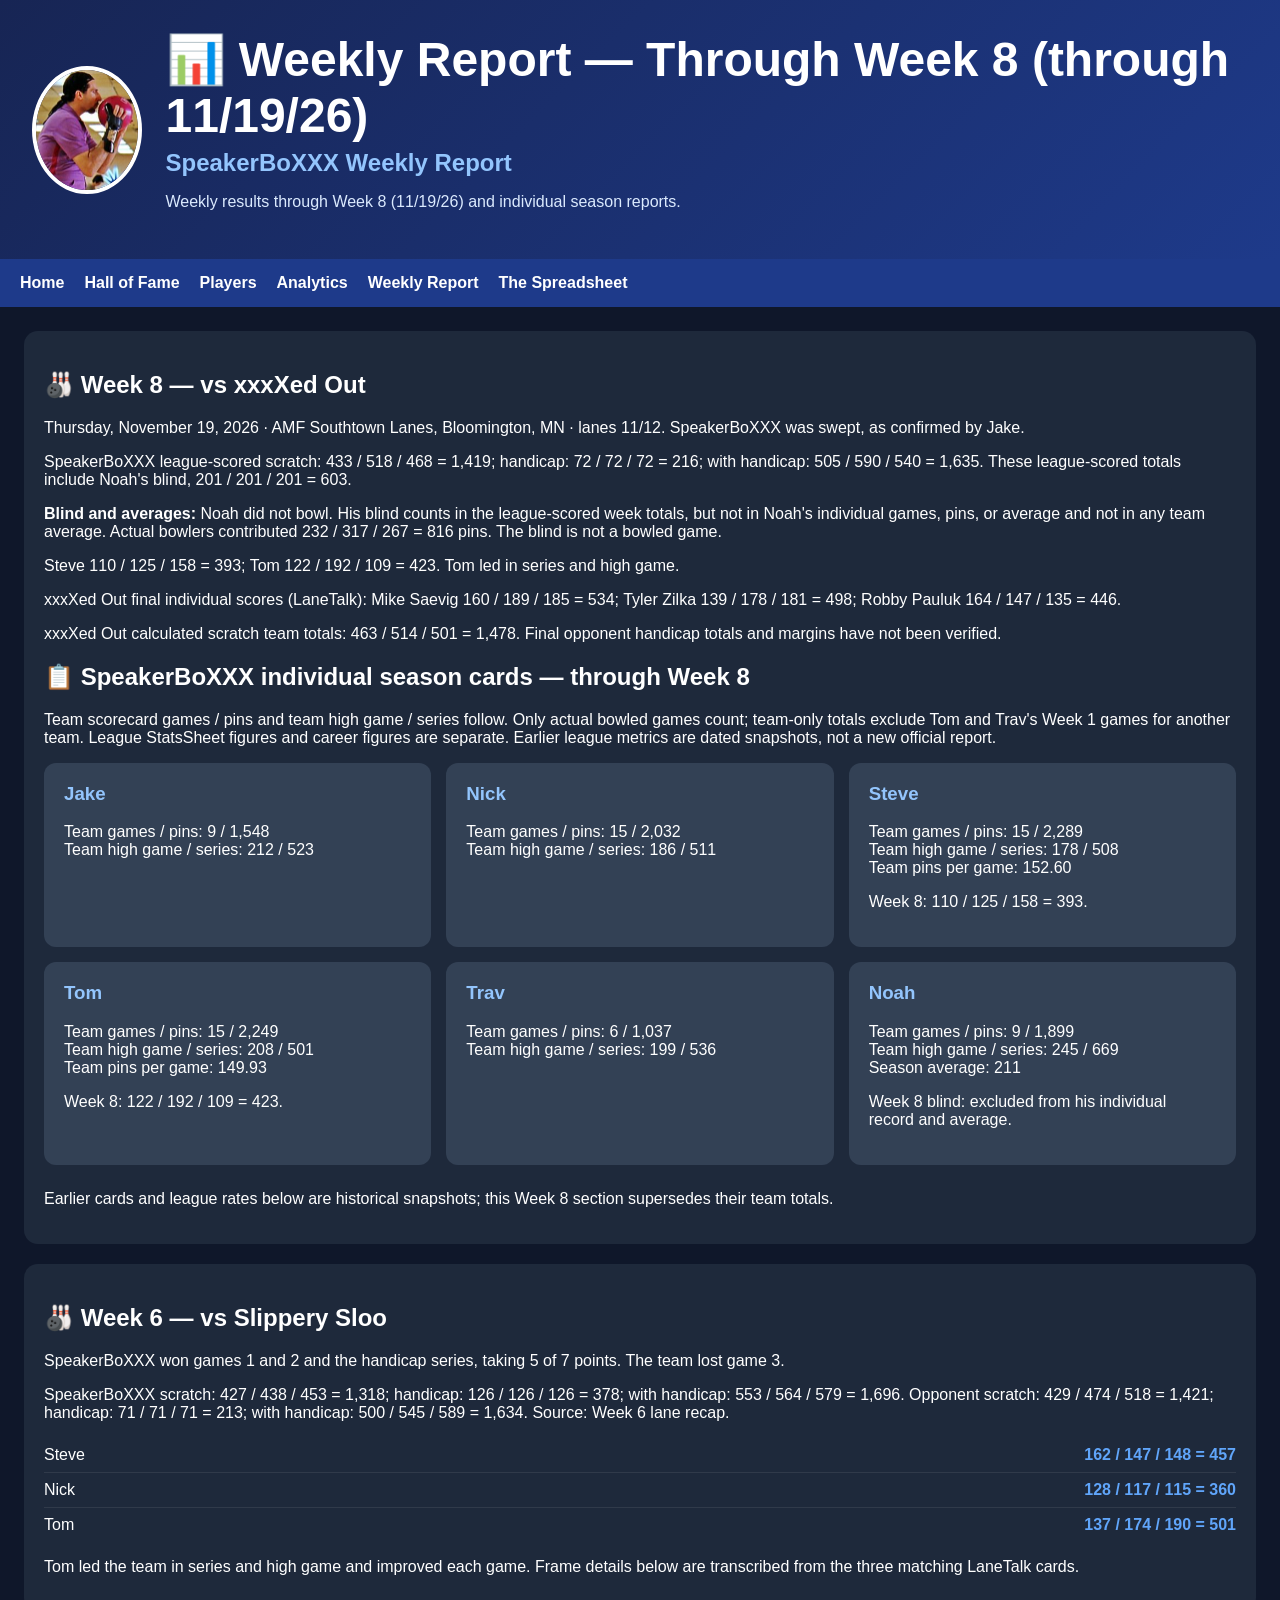
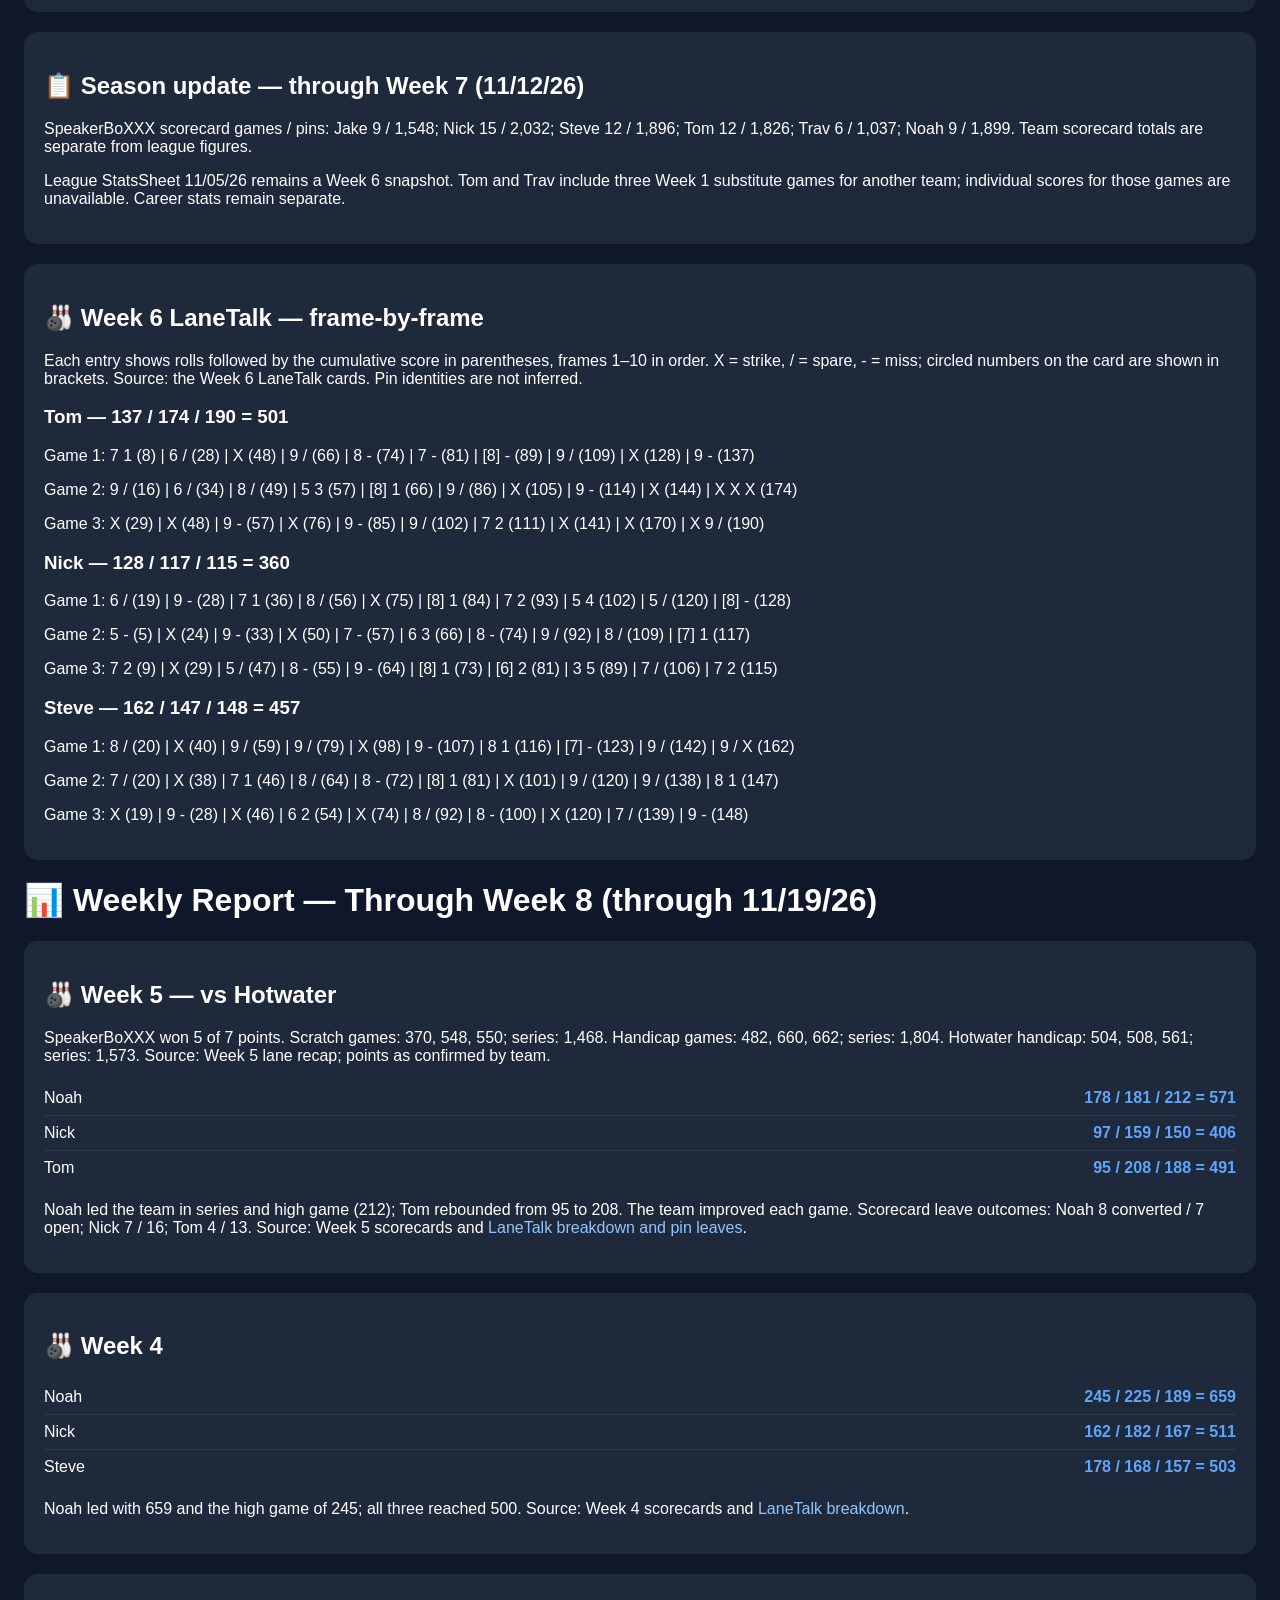
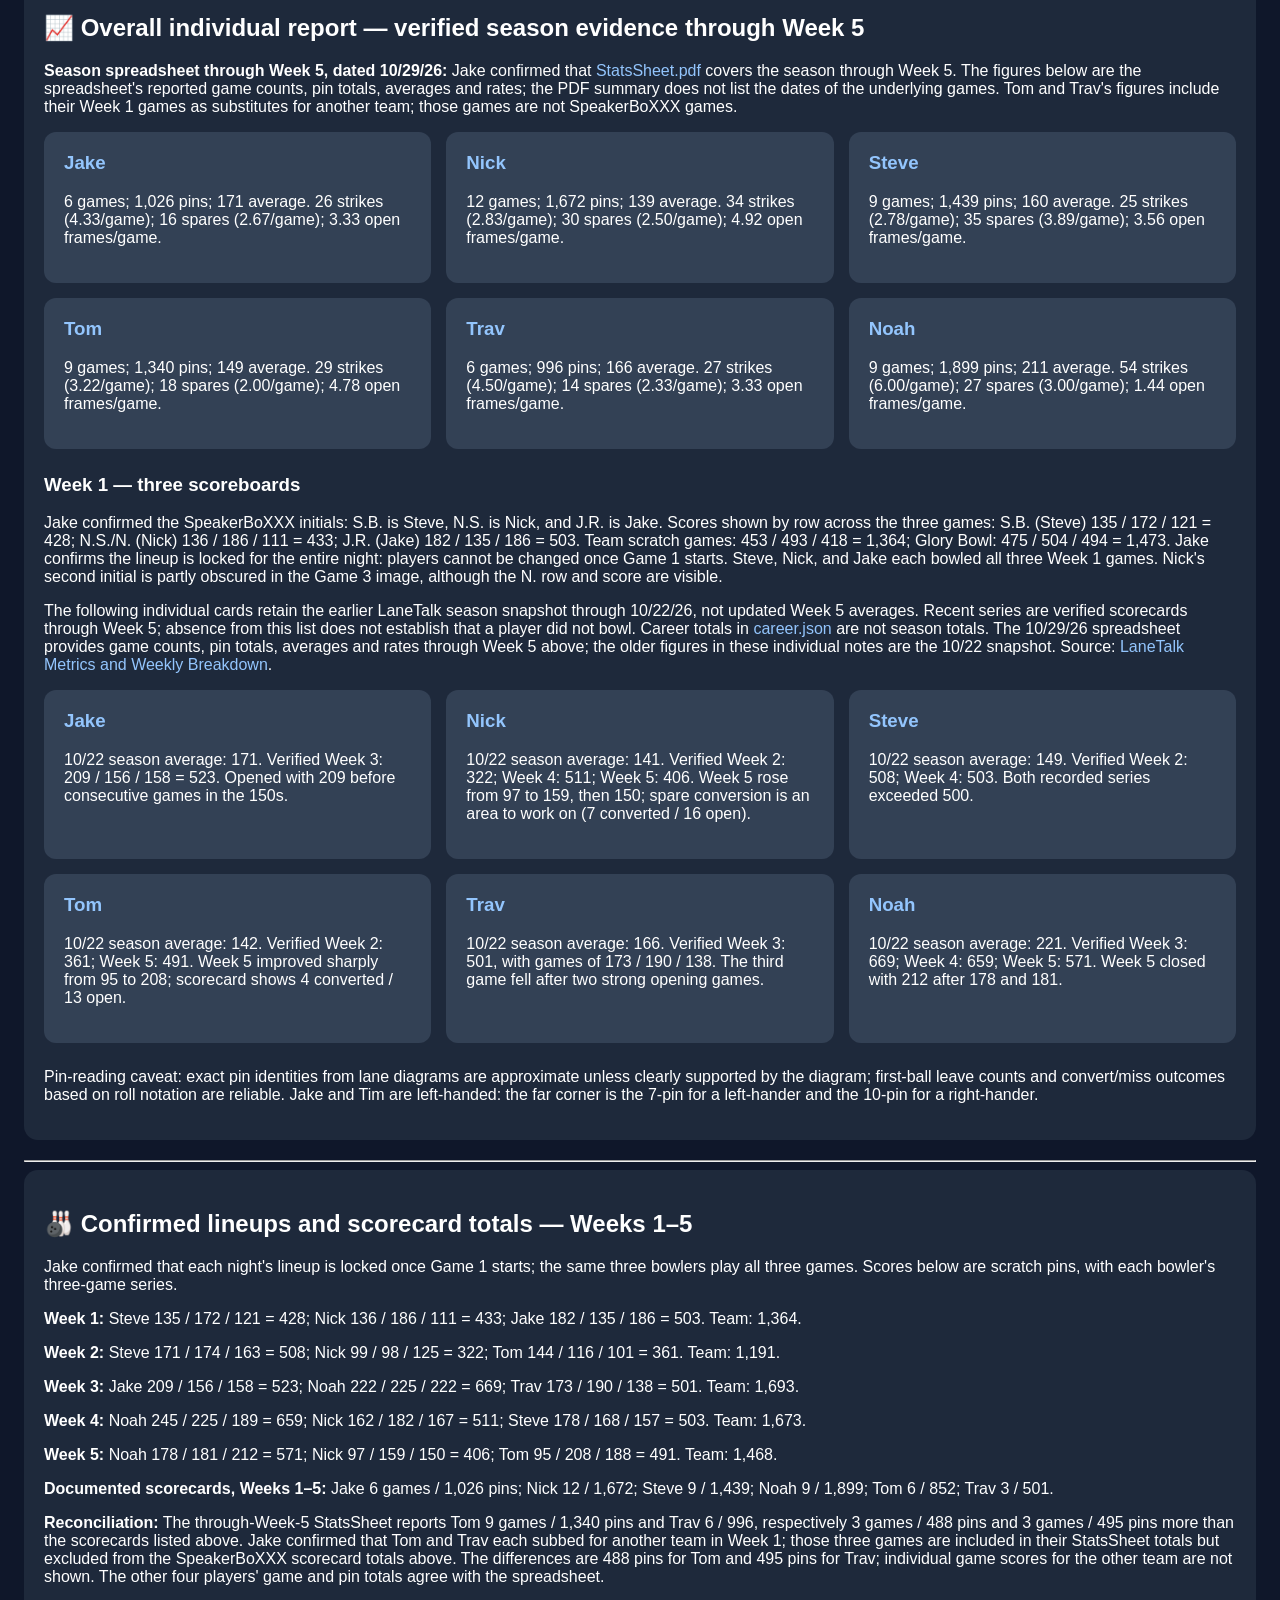
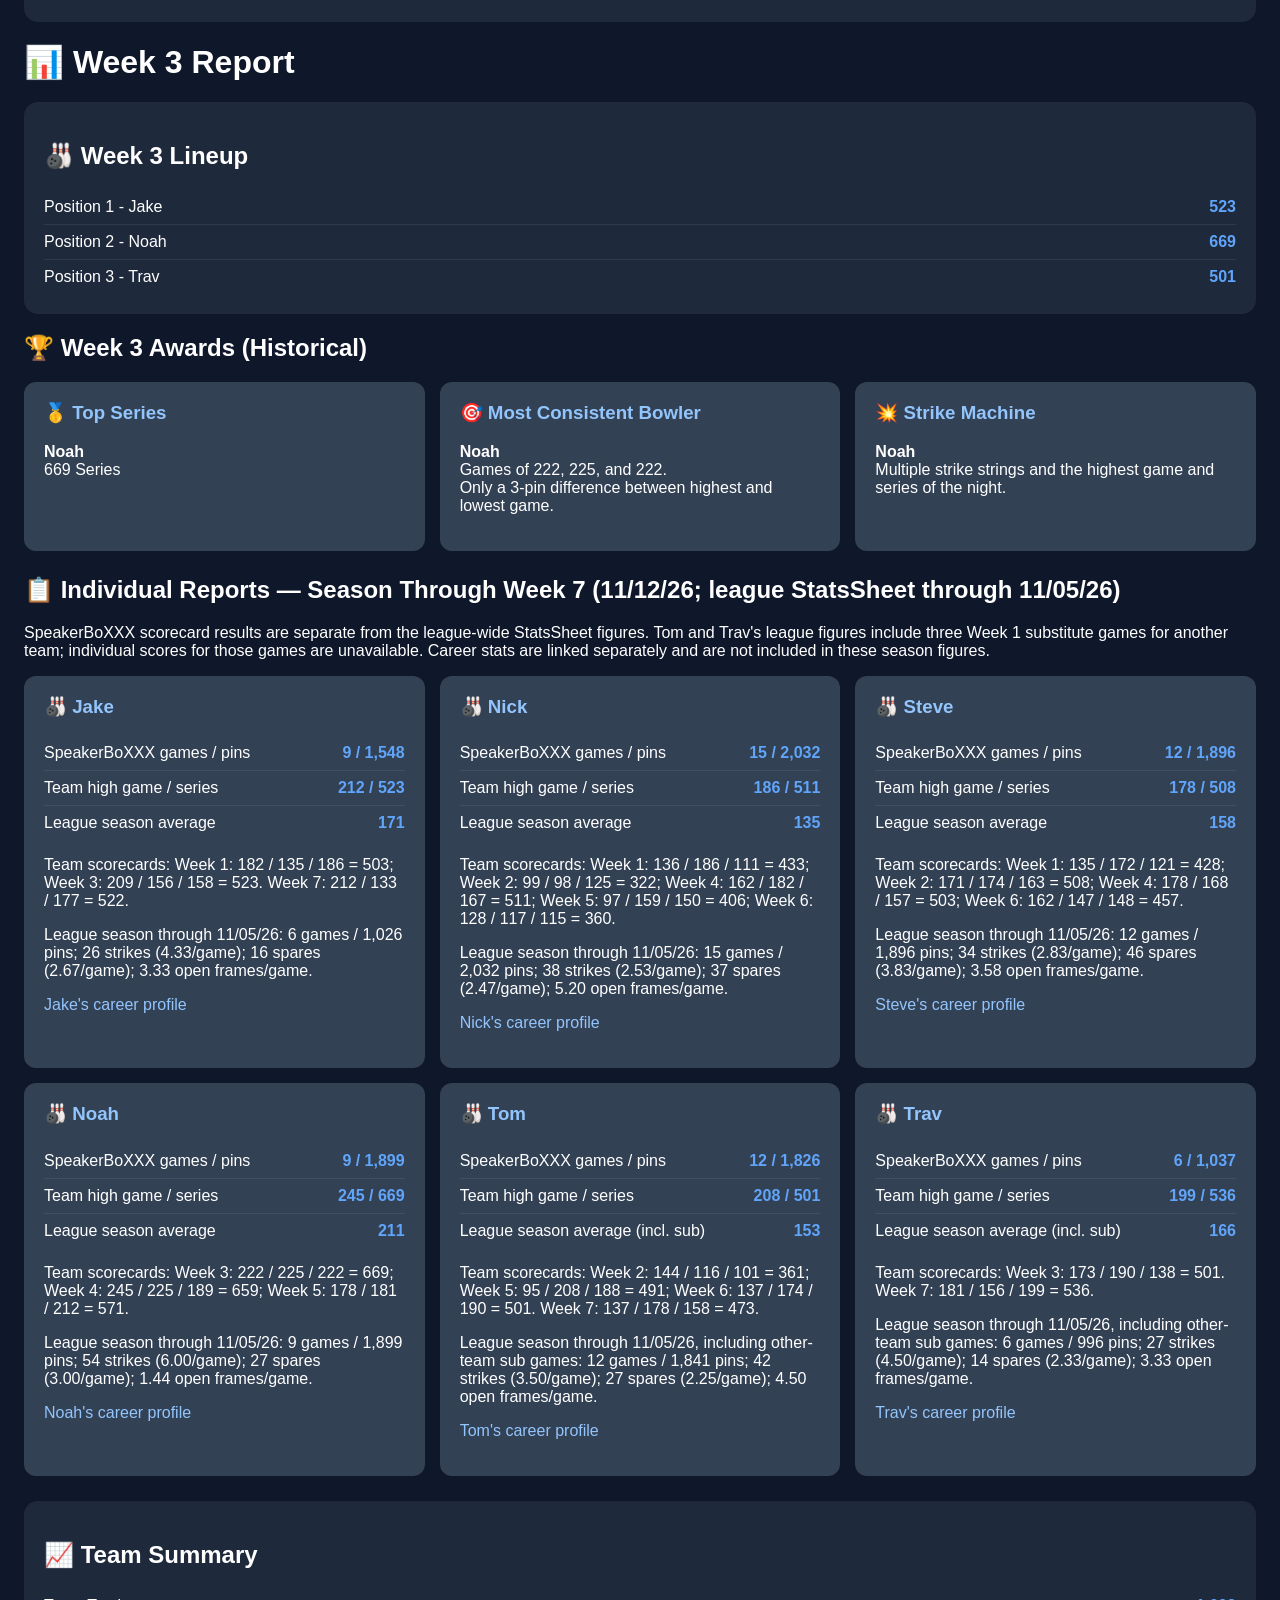
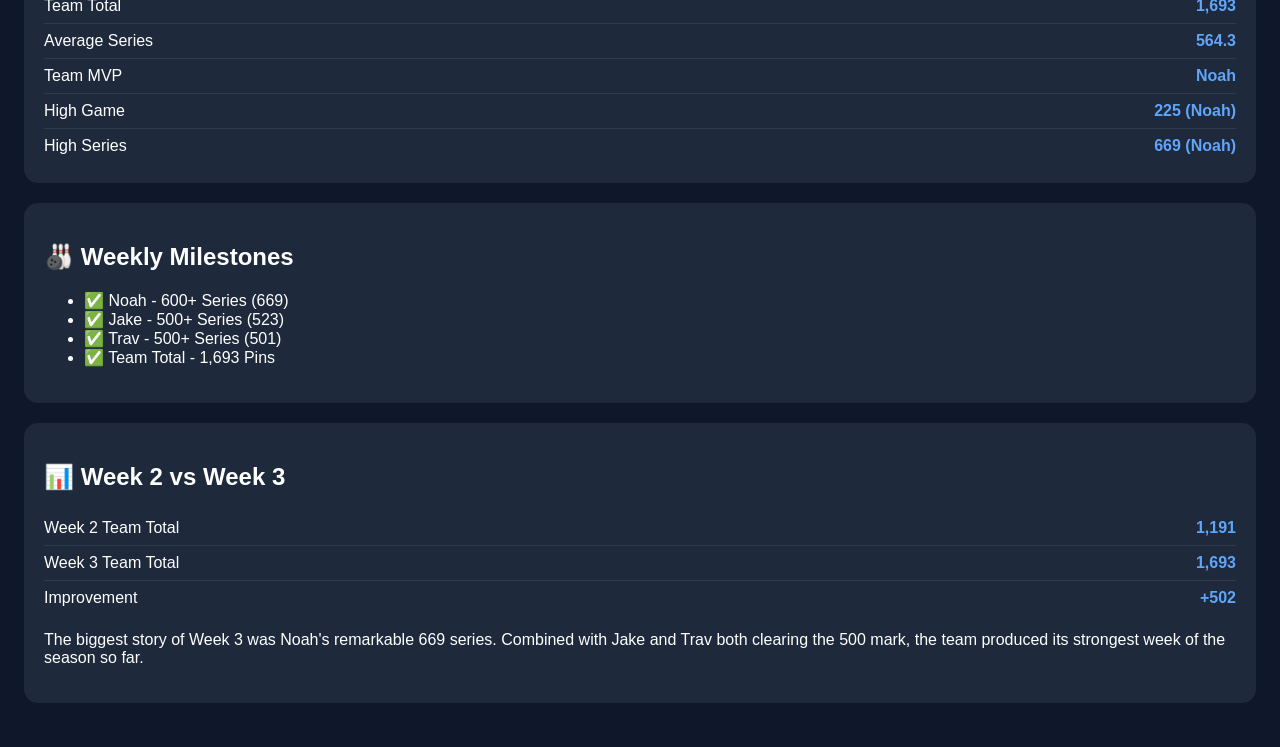
<file: weekly-report.html>
<!DOCTYPE html>
<html lang="en">
<head>
    <meta charset="UTF-8">
    <meta name="viewport" content="width=device-width, initial-scale=1.0">
    <title>Weekly Report | SpeakerBoXXX</title>
    <link rel="stylesheet" href="style.css">
</head>
<body>
<header class="hero">
    <img src="logo.png" class="logo" alt="SpeakerBoXXX Logo">
    <div class="hero-text">
        <h1>📊 Weekly Report — Through Week 7 (through 11/12/26)</h1><h2>SpeakerBoXXX Weekly Report</h2>
        <p>Weekly results through Week 7 (11/12/26) and individual season reports.</p>
    </div>
</header>
<nav class="navbar">
    <a href="index.html">Home</a>
    <a href="records.html">Hall of Fame</a>
    <a href="players.html">Players</a>
    <a href="analytics.html">Analytics</a>
    <a href="weekly-report.html">Weekly Report</a>
    <a href="stats.html">The Spreadsheet</a>
</nav>
<div class="container"><div class="card"><h2>🎳 Week 6 — vs Slippery Sloo</h2><p>SpeakerBoXXX won games 1 and 2 and the handicap series, taking 5 of 7 points. The team lost game 3.</p><p>SpeakerBoXXX scratch: 427 / 438 / 453 = 1,318; handicap: 126 / 126 / 126 = 378; with handicap: 553 / 564 / 579 = 1,696. Opponent scratch: 429 / 474 / 518 = 1,421; handicap: 71 / 71 / 71 = 213; with handicap: 500 / 545 / 589 = 1,634. Source: Week 6 lane recap.</p><div class="leaderboard"><div class="leader-row"><span class="leader-name">Steve</span><span class="leader-value">162 / 147 / 148 = 457</span></div><div class="leader-row"><span class="leader-name">Nick</span><span class="leader-value">128 / 117 / 115 = 360</span></div><div class="leader-row"><span class="leader-name">Tom</span><span class="leader-value">137 / 174 / 190 = 501</span></div></div><p>Tom led the team in series and high game and improved each game. Frame details below are transcribed from the three matching LaneTalk cards.</p></div><div class="card"><h2>📋 Season update — through Week 6</h2><p>SpeakerBoXXX scorecard games / pins: Jake 6 / 1,026; Nick 15 / 2,032; Steve 12 / 1,896; Noah 9 / 1,899; Tom 9 / 1,353; Trav 3 / 501. These add the Week 6 recap to the verified through-Week-5 team totals.</p><p>StatsSheet through Week 5 plus Week 6 SpeakerBoXXX results, games / pins: Jake 6 / 1,026; Nick 15 / 2,032; Steve 12 / 1,896; Noah 9 / 1,899; Tom 12 / 1,841; Trav 6 / 996. Tom and Trav include three Week 1 substitute games for another team. These totals combine the through-Week-5 StatsSheet with the Week 6 recap; they are not a new official league report. Career stats remain separate. The detailed individual reports and league averages/rates below are the historical through-Week-5 snapshot, not updated Week 6 rates.</p></div><div class="card"><h2>🎳 Week 6 LaneTalk — frame-by-frame</h2><p>Each entry shows rolls followed by the cumulative score in parentheses, frames 1–10 in order. X = strike, / = spare, - = miss; circled numbers on the card are shown in brackets. Source: the Week 6 LaneTalk cards. Pin identities are not inferred.</p><h3>Tom — 137 / 174 / 190 = 501</h3><p>Game 1: 7 1 (8) | 6 / (28) | X (48) | 9 / (66) | 8 - (74) | 7 - (81) | [8] - (89) | 9 / (109) | X (128) | 9 - (137)</p><p>Game 2: 9 / (16) | 6 / (34) | 8 / (49) | 5 3 (57) | [8] 1 (66) | 9 / (86) | X (105) | 9 - (114) | X (144) | X X X (174)</p><p>Game 3: X (29) | X (48) | 9 - (57) | X (76) | 9 - (85) | 9 / (102) | 7 2 (111) | X (141) | X (170) | X 9 / (190)</p><h3>Nick — 128 / 117 / 115 = 360</h3><p>Game 1: 6 / (19) | 9 - (28) | 7 1 (36) | 8 / (56) | X (75) | [8] 1 (84) | 7 2 (93) | 5 4 (102) | 5 / (120) | [8] - (128)</p><p>Game 2: 5 - (5) | X (24) | 9 - (33) | X (50) | 7 - (57) | 6 3 (66) | 8 - (74) | 9 / (92) | 8 / (109) | [7] 1 (117)</p><p>Game 3: 7 2 (9) | X (29) | 5 / (47) | 8 - (55) | 9 - (64) | [8] 1 (73) | [6] 2 (81) | 3 5 (89) | 7 / (106) | 7 2 (115)</p><h3>Steve — 162 / 147 / 148 = 457</h3><p>Game 1: 8 / (20) | X (40) | 9 / (59) | 9 / (79) | X (98) | 9 - (107) | 8 1 (116) | [7] - (123) | 9 / (142) | 9 / X (162)</p><p>Game 2: 7 / (20) | X (38) | 7 1 (46) | 8 / (64) | 8 - (72) | [8] 1 (81) | X (101) | 9 / (120) | 9 / (138) | 8 1 (147)</p><p>Game 3: X (19) | 9 - (28) | X (46) | 6 2 (54) | X (74) | 8 / (92) | 8 - (100) | X (120) | 7 / (139) | 9 - (148)</p></div><h1>📊 Weekly Report — Through Week 7 (through 11/12/26)</h1><div class="card"><h2>🎳 Week 5 — vs Hotwater</h2><p>SpeakerBoXXX won 5 of 7 points. Scratch games: 370, 548, 550; series: 1,468. Handicap games: 482, 660, 662; series: 1,804. Hotwater handicap: 504, 508, 561; series: 1,573. Source: Week 5 lane recap; points as confirmed by team.</p><div class="leaderboard"><div class="leader-row"><span class="leader-name">Noah</span><span class="leader-value">178 / 181 / 212 = 571</span></div><div class="leader-row"><span class="leader-name">Nick</span><span class="leader-value">97 / 159 / 150 = 406</span></div><div class="leader-row"><span class="leader-name">Tom</span><span class="leader-value">95 / 208 / 188 = 491</span></div></div><p>Noah led the team in series and high game (212); Tom rebounded from 95 to 208. The team improved each game. Scorecard leave outcomes: Noah 8 converted / 7 open; Nick 7 / 16; Tom 4 / 13. Source: Week 5 scorecards and <a href="analytics.html">LaneTalk breakdown and pin leaves</a>.</p></div><div class="card"><h2>🎳 Week 4</h2><div class="leaderboard"><div class="leader-row"><span class="leader-name">Noah</span><span class="leader-value">245 / 225 / 189 = 659</span></div><div class="leader-row"><span class="leader-name">Nick</span><span class="leader-value">162 / 182 / 167 = 511</span></div><div class="leader-row"><span class="leader-name">Steve</span><span class="leader-value">178 / 168 / 157 = 503</span></div></div><p>Noah led with 659 and the high game of 245; all three reached 500. Source: Week 4 scorecards and <a href="analytics.html">LaneTalk breakdown</a>.</p></div><div class="card"><h2>📈 Overall individual report — verified season evidence through Week 5</h2><p><strong>Season spreadsheet through Week 5, dated 10/29/26:</strong> Jake confirmed that <a href="StatsSheet.pdf">StatsSheet.pdf</a> covers the season through Week 5. The figures below are the spreadsheet's reported game counts, pin totals, averages and rates; the PDF summary does not list the dates of the underlying games. Tom and Trav's figures include their Week 1 games as substitutes for another team; those games are not SpeakerBoXXX games.</p><div class="record-grid"><div class="record-card"><h3>Jake</h3><p>6 games; 1,026 pins; 171 average. 26 strikes (4.33/game); 16 spares (2.67/game); 3.33 open frames/game.</p></div><div class="record-card"><h3>Nick</h3><p>12 games; 1,672 pins; 139 average. 34 strikes (2.83/game); 30 spares (2.50/game); 4.92 open frames/game.</p></div><div class="record-card"><h3>Steve</h3><p>9 games; 1,439 pins; 160 average. 25 strikes (2.78/game); 35 spares (3.89/game); 3.56 open frames/game.</p></div><div class="record-card"><h3>Tom</h3><p>9 games; 1,340 pins; 149 average. 29 strikes (3.22/game); 18 spares (2.00/game); 4.78 open frames/game.</p></div><div class="record-card"><h3>Trav</h3><p>6 games; 996 pins; 166 average. 27 strikes (4.50/game); 14 spares (2.33/game); 3.33 open frames/game.</p></div><div class="record-card"><h3>Noah</h3><p>9 games; 1,899 pins; 211 average. 54 strikes (6.00/game); 27 spares (3.00/game); 1.44 open frames/game.</p></div></div><h3>Week 1 — three scoreboards</h3><p>Jake confirmed the SpeakerBoXXX initials: S.B. is Steve, N.S. is Nick, and J.R. is Jake. Scores shown by row across the three games: S.B. (Steve) 135 / 172 / 121 = 428; N.S./N. (Nick) 136 / 186 / 111 = 433; J.R. (Jake) 182 / 135 / 186 = 503. Team scratch games: 453 / 493 / 418 = 1,364; Glory Bowl: 475 / 504 / 494 = 1,473. Jake confirms the lineup is locked for the entire night: players cannot be changed once Game 1 starts. Steve, Nick, and Jake each bowled all three Week 1 games. Nick's second initial is partly obscured in the Game 3 image, although the N. row and score are visible.</p><p>The following individual cards retain the earlier LaneTalk season snapshot through 10/22/26, not updated Week 5 averages. Recent series are verified scorecards through Week 5; absence from this list does not establish that a player did not bowl. Career totals in <a href="data/career.json">career.json</a> are not season totals. The 10/29/26 spreadsheet provides game counts, pin totals, averages and rates through Week 5 above; the older figures in these individual notes are the 10/22 snapshot. Source: <a href="analytics.html">LaneTalk Metrics and Weekly Breakdown</a>.</p><div class="record-grid"><div class="record-card"><h3>Jake</h3><p>10/22 season average: 171. Verified Week 3: 209 / 156 / 158 = 523. Opened with 209 before consecutive games in the 150s.</p></div><div class="record-card"><h3>Nick</h3><p>10/22 season average: 141. Verified Week 2: 322; Week 4: 511; Week 5: 406. Week 5 rose from 97 to 159, then 150; spare conversion is an area to work on (7 converted / 16 open).</p></div><div class="record-card"><h3>Steve</h3><p>10/22 season average: 149. Verified Week 2: 508; Week 4: 503. Both recorded series exceeded 500.</p></div><div class="record-card"><h3>Tom</h3><p>10/22 season average: 142. Verified Week 2: 361; Week 5: 491. Week 5 improved sharply from 95 to 208; scorecard shows 4 converted / 13 open.</p></div><div class="record-card"><h3>Trav</h3><p>10/22 season average: 166. Verified Week 3: 501, with games of 173 / 190 / 138. The third game fell after two strong opening games.</p></div><div class="record-card"><h3>Noah</h3><p>10/22 season average: 221. Verified Week 3: 669; Week 4: 659; Week 5: 571. Week 5 closed with 212 after 178 and 181.</p></div></div><p>Pin-reading caveat: exact pin identities from lane diagrams are approximate unless clearly supported by the diagram; first-ball leave counts and convert/miss outcomes based on roll notation are reliable. Jake and Tim are left-handed: the far corner is the 7-pin for a left-hander and the 10-pin for a right-hander.</p></div><hr>

    <div class="card"><h2>🎳 Confirmed lineups and scorecard totals — Weeks 1–5</h2><p>Jake confirmed that each night's lineup is locked once Game 1 starts; the same three bowlers play all three games. Scores below are scratch pins, with each bowler's three-game series.</p><p><strong>Week 1:</strong> Steve 135 / 172 / 121 = 428; Nick 136 / 186 / 111 = 433; Jake 182 / 135 / 186 = 503. Team: 1,364.</p><p><strong>Week 2:</strong> Steve 171 / 174 / 163 = 508; Nick 99 / 98 / 125 = 322; Tom 144 / 116 / 101 = 361. Team: 1,191.</p><p><strong>Week 3:</strong> Jake 209 / 156 / 158 = 523; Noah 222 / 225 / 222 = 669; Trav 173 / 190 / 138 = 501. Team: 1,693.</p><p><strong>Week 4:</strong> Noah 245 / 225 / 189 = 659; Nick 162 / 182 / 167 = 511; Steve 178 / 168 / 157 = 503. Team: 1,673.</p><p><strong>Week 5:</strong> Noah 178 / 181 / 212 = 571; Nick 97 / 159 / 150 = 406; Tom 95 / 208 / 188 = 491. Team: 1,468.</p><p><strong>Documented scorecards, Weeks 1–5:</strong> Jake 6 games / 1,026 pins; Nick 12 / 1,672; Steve 9 / 1,439; Noah 9 / 1,899; Tom 6 / 852; Trav 3 / 501.</p><p><strong>Reconciliation:</strong> The through-Week-5 StatsSheet reports Tom 9 games / 1,340 pins and Trav 6 / 996, respectively 3 games / 488 pins and 3 games / 495 pins more than the scorecards listed above. Jake confirmed that Tom and Trav each subbed for another team in Week 1; those three games are included in their StatsSheet totals but excluded from the SpeakerBoXXX scorecard totals above. The differences are 488 pins for Tom and 495 pins for Trav; individual game scores for the other team are not shown. The other four players' game and pin totals agree with the spreadsheet.</p></div><h1>📊 Week 3 Report</h1>

    <div class="card">

        <h2>🎳 Week 3 Lineup</h2>

        <div class="leaderboard">

            <div class="leader-row">
                <span class="leader-name">Position 1 - Jake</span>
                <span class="leader-value">523</span>
            </div>

            <div class="leader-row">
                <span class="leader-name">Position 2 - Noah</span>
                <span class="leader-value">669</span>
            </div>

            <div class="leader-row">
                <span class="leader-name">Position 3 - Trav</span>
                <span class="leader-value">501</span>
            </div>

        </div>

    </div>

    <h2>🏆 Week 3 Awards (Historical)</h2>

    <div class="record-grid">

        <div class="record-card">

            <h3>🥇 Top Series</h3>

            <p>
                <strong>Noah</strong><br>
                669 Series
            </p>

        </div>

        <div class="record-card">

            <h3>🎯 Most Consistent Bowler</h3>

            <p>
                <strong>Noah</strong><br>
                Games of 222, 225, and 222.<br>
                Only a 3-pin difference between highest
                and lowest game.
            </p>

        </div>

        <div class="record-card">

            <h3>💥 Strike Machine</h3>

            <p>
                <strong>Noah</strong><br>
                Multiple strike strings and the highest
                game and series of the night.<script>document.addEventListener('DOMContentLoaded',function(){var rows=[['Jake',6,1026,209,523,6,1026,171,26,4.33,16,2.67,3.33,'Week 1: 182 / 135 / 186 = 503; Week 3: 209 / 156 / 158 = 523.'],['Nick',15,2032,186,511,15,2032,135,38,2.53,37,2.47,5.20,'Week 1: 136 / 186 / 111 = 433; Week 2: 99 / 98 / 125 = 322; Week 4: 162 / 182 / 167 = 511; Week 5: 97 / 159 / 150 = 406; Week 6: 128 / 117 / 115 = 360.'],['Steve',12,1896,178,508,12,1896,158,34,2.83,46,3.83,3.58,'Week 1: 135 / 172 / 121 = 428; Week 2: 171 / 174 / 163 = 508; Week 4: 178 / 168 / 157 = 503; Week 6: 162 / 147 / 148 = 457.'],['Noah',9,1899,245,669,9,1899,211,54,6,27,3,1.44,'Week 3: 222 / 225 / 222 = 669; Week 4: 245 / 225 / 189 = 659; Week 5: 178 / 181 / 212 = 571.'],['Tom',9,1353,208,501,12,1841,153,42,3.50,27,2.25,4.50,'Week 2: 144 / 116 / 101 = 361; Week 5: 95 / 208 / 188 = 491; Week 6: 137 / 174 / 190 = 501.',true],['Trav',3,501,190,501,6,996,166,27,4.50,14,2.33,3.33,'Week 3: 173 / 190 / 138 = 501.',true]];var fallback={throughWeek:6,statsSheetDate:'11/05/26',players:rows.map(function(a){return {name:a[0],team:{games:a[1],pins:a[2],highGame:a[3],highSeries:a[4],scorecards:a[13]},league:{games:a[5],pins:a[6],average:a[7],strikes:a[8],strikePerGame:a[9],spares:a[10],sparePerGame:a[11],openPerGame:a[12]},includesOtherTeamSubGames:a[14]}})};function n(x){return Number(x).toLocaleString('en-US')}function f(x){return Number(x).toFixed(2)}function render(s){var h=Array.from(document.querySelectorAll('h2')).find(function(x){return x.textContent.includes('Individual Reports')});if(!h)return;h.textContent='📋 Individual Reports — Season Through Week '+s.throughWeek+' (StatsSheet '+s.statsSheetDate+')';var grid=h.nextElementSibling.nextElementSibling;if(!grid)return;s.players.forEach(function(p){var c=Array.from(grid.querySelectorAll('.record-card')).find(function(c){return c.querySelector('h3').textContent.includes(p.name)});if(!c)return;var v=c.querySelectorAll('.leader-value'),q=c.querySelectorAll('p');v[0].textContent=p.team.games+' / '+n(p.team.pins);v[1].textContent=p.team.highGame+' / '+p.team.highSeries;v[2].textContent=p.league.average;q[0].textContent='Team scorecards: '+p.team.scorecards;q[1].textContent='League season'+(p.includesOtherTeamSubGames?', including other-team sub games':'')+': '+p.league.games+' games / '+n(p.league.pins)+' pins; '+p.league.strikes+' strikes ('+f(p.league.strikePerGame)+'/game); '+p.league.spares+' spares ('+f(p.league.sparePerGame)+'/game); '+f(p.league.openPerGame)+' open frames/game.'});var sh=Array.from(document.querySelectorAll('h2')).find(function(x){return x.textContent.includes('Season update')});if(sh){sh.textContent='📋 Season update — through Week '+s.throughWeek;var ps=sh.parentElement.querySelectorAll('p');ps[0].textContent='SpeakerBoXXX scorecard games / pins: '+s.players.map(function(p){return p.name+' '+p.team.games+' / '+n(p.team.pins)}).join('; ')+'. Team scorecard totals are separate from league figures.';ps[1].textContent='League StatsSheet '+s.statsSheetDate+', games / pins: '+s.players.map(function(p){return p.name+' '+p.league.games+' / '+n(p.league.pins)}).join('; ')+'. Tom and Trav include three Week 1 substitute games for another team; individual scores for those games are unavailable. Career stats remain separate.'}}render(fallback);fetch('./data/career.json').then(function(r){if(!r.ok)throw Error('HTTP '+r.status);return r.json()}).then(function(d){if(!d.season||!Array.isArray(d.season.players)||d.season.players.length<6)throw Error('Season data unavailable');render(d.season)}).catch(function(e){var h=Array.from(document.querySelectorAll('h2')).find(function(x){return x.textContent.includes('Individual Reports')});if(h){var p=document.createElement('p');p.setAttribute('role','alert');p.textContent='Season data could not be loaded; showing the 11/05/26 Week 6 fallback.';h.after(p)}console.error(e)})});</script>
<script>
document.addEventListener('DOMContentLoaded',function(){
  var updates={Jake:[9,1548,212,523,'Week 7: 212 / 133 / 177 = 522.'],Nick:[15,2032,186,511,''],Steve:[12,1896,178,508,''],Tom:[12,1826,208,501,'Week 7: 137 / 178 / 158 = 473.'],Trav:[6,1037,199,536,'Week 7: 181 / 156 / 199 = 536.'],Noah:[9,1899,245,669,'']};
  var h=Array.from(document.querySelectorAll('h2')).find(function(x){return x.textContent.includes('Individual Reports')});
  if(!h)return;
  function update(){
    if(h.textContent.includes('Through Week 7'))return;
    h.textContent='📋 Individual Reports — Season Through Week 7 (11/12/26; league StatsSheet through 11/05/26)';
if(!document.getElementById('week8-summary')){document.querySelector('.hero h1').textContent='📊 Weekly Report — Through Week 8 (through 11/19/26)';document.querySelector('.hero p').textContent='Weekly results through Week 8 (11/19/26) and individual season reports.';var w=document.createElement('div');w.id='week8-summary';w.className='card';w.innerHTML=`<h2>🎳 Week 8 — vs xxxXed Out</h2><p>Thursday, November 19, 2026 · AMF Southtown Lanes, Bloomington, MN · lanes 11/12. SpeakerBoXXX was swept, as confirmed by Jake.</p><p>SpeakerBoXXX league-scored scratch: 433 / 518 / 468 = 1,419; handicap: 72 / 72 / 72 = 216; with handicap: 505 / 590 / 540 = 1,635. These league-scored totals include Noah's blind, 201 / 201 / 201 = 603.</p><p><strong>Blind and averages:</strong> Noah did not bowl. His blind counts in the league-scored week totals, but not in Noah's individual games, pins, or average and not in any team average. Actual bowlers contributed 232 / 317 / 267 = 816 pins. The blind is not a bowled game.</p><p>Steve 110 / 125 / 158 = 393; Tom 122 / 192 / 109 = 423. Tom led in series and high game.</p><p>xxxXed Out final individual scores (LaneTalk): Mike Saevig 160 / 189 / 185 = 534; Tyler Zilka 139 / 178 / 181 = 498; Robby Pauluk 164 / 147 / 135 = 446.</p><p>xxxXed Out calculated scratch team totals: 463 / 514 / 501 = 1,478. Final opponent handicap totals and margins have not been verified.</p><h2>📋 SpeakerBoXXX individual season cards — through Week 8</h2><p>Team scorecard games / pins and team high game / series follow. Only actual bowled games count; team-only totals exclude Tom and Trav's Week 1 games for another team. League StatsSheet figures and career figures are separate. Earlier league metrics are dated snapshots, not a new official report.</p><div class="record-grid"><div class="record-card"><h3>Jake</h3><p>Team games / pins: 9 / 1,548<br>Team high game / series: 212 / 523</p></div><div class="record-card"><h3>Nick</h3><p>Team games / pins: 15 / 2,032<br>Team high game / series: 186 / 511</p></div><div class="record-card"><h3>Steve</h3><p>Team games / pins: 15 / 2,289<br>Team high game / series: 178 / 508<br>Team pins per game: 152.60</p><p>Week 8: 110 / 125 / 158 = 393.</p></div><div class="record-card"><h3>Tom</h3><p>Team games / pins: 15 / 2,249<br>Team high game / series: 208 / 501<br>Team pins per game: 149.93</p><p>Week 8: 122 / 192 / 109 = 423.</p></div><div class="record-card"><h3>Trav</h3><p>Team games / pins: 6 / 1,037<br>Team high game / series: 199 / 536</p></div><div class="record-card"><h3>Noah</h3><p>Team games / pins: 9 / 1,899<br>Team high game / series: 245 / 669<br>Season average: 211</p><p>Week 8 blind: excluded from his individual record and average.</p></div></div><p>Earlier cards and league rates below are historical snapshots; this Week 8 section supersedes their team totals.</p>`;document.querySelector('.container').prepend(w);document.querySelectorAll('h1').forEach(function(x){if(x.textContent.includes('Through Week 7'))x.textContent='📊 Weekly Report — Through Week 8 (through 11/19/26)';});}

    var grid=h.nextElementSibling.nextElementSibling;
    Object.keys(updates).forEach(function(name){var a=updates[name],c=Array.from(grid.querySelectorAll('.record-card')).find(function(x){return x.querySelector('h3').textContent.includes(name)});if(!c)return;var v=c.querySelectorAll('.leader-value'),p=c.querySelectorAll('p');v[0].textContent=a[0]+' / '+a[1].toLocaleString('en-US');v[1].textContent=a[2]+' / '+a[3];if(a[4]&&!p[0].textContent.includes('Week 7:'))p[0].textContent+=' '+a[4];p[1].textContent=p[1].textContent.replace('League season','League season through 11/05/26');});
    var sh=Array.from(document.querySelectorAll('h2')).find(function(x){return x.textContent.includes('Season update')});if(sh){sh.textContent='📋 Season update — through Week 7 (11/12/26)';var p=sh.parentElement.querySelectorAll('p');p[0].textContent='SpeakerBoXXX scorecard games / pins: Jake 9 / 1,548; Nick 15 / 2,032; Steve 12 / 1,896; Tom 12 / 1,826; Trav 6 / 1,037; Noah 9 / 1,899. Team scorecard totals are separate from league figures.';p[1].textContent='League StatsSheet 11/05/26 remains a Week 6 snapshot. Tom and Trav include three Week 1 substitute games for another team; individual scores for those games are unavailable. Career stats remain separate.';}
  }
  update();new MutationObserver(function(){update()}).observe(h,{childList:true,characterData:true,subtree:true});
});
</script>

            </p>

        </div>

    </div>

    <h2>📋 Individual Reports — Season Through Week 5</h2><p>SpeakerBoXXX scorecard results are separate from the league-wide StatsSheet figures. Tom and Trav's league figures include three Week 1 substitute games for another team; individual scores for those games are unavailable. Career stats are linked separately and are not included in these season figures.</p><div class="record-grid"><div class="record-card"><h3>🎳 Jake</h3><div class="leaderboard"><div class="leader-row"><span class="leader-name">SpeakerBoXXX games / pins</span><span class="leader-value">6 / 1,026</span></div><div class="leader-row"><span class="leader-name">Team high game / series</span><span class="leader-value">209 / 523</span></div><div class="leader-row"><span class="leader-name">League season average</span><span class="leader-value">171</span></div></div><p><strong>Team scorecards:</strong> Week 1: 182 / 135 / 186 = 503; Week 3: 209 / 156 / 158 = 523.</p><p><strong>League season:</strong> 26 strikes (4.33/game); 16 spares (2.67/game); 3.33 open frames/game.</p><p><a href="jake.html">Jake's career profile</a></p></div><div class="record-card"><h3>🎳 Nick</h3><div class="leaderboard"><div class="leader-row"><span class="leader-name">SpeakerBoXXX games / pins</span><span class="leader-value">12 / 1,672</span></div><div class="leader-row"><span class="leader-name">Team high game / series</span><span class="leader-value">186 / 511</span></div><div class="leader-row"><span class="leader-name">League season average</span><span class="leader-value">139</span></div></div><p><strong>Team scorecards:</strong> Week 1: 136 / 186 / 111 = 433; Week 2: 99 / 98 / 125 = 322; Week 4: 162 / 182 / 167 = 511; Week 5: 97 / 159 / 150 = 406.</p><p><strong>League season:</strong> 34 strikes (2.83/game); 30 spares (2.50/game); 4.92 open frames/game.</p><p><a href="nick.html">Nick's career profile</a></p></div><div class="record-card"><h3>🎳 Steve</h3><div class="leaderboard"><div class="leader-row"><span class="leader-name">SpeakerBoXXX games / pins</span><span class="leader-value">9 / 1,439</span></div><div class="leader-row"><span class="leader-name">Team high game / series</span><span class="leader-value">178 / 508</span></div><div class="leader-row"><span class="leader-name">League season average</span><span class="leader-value">160</span></div></div><p><strong>Team scorecards:</strong> Week 1: 135 / 172 / 121 = 428; Week 2: 171 / 174 / 163 = 508; Week 4: 178 / 168 / 157 = 503.</p><p><strong>League season:</strong> 25 strikes (2.78/game); 35 spares (3.89/game); 3.56 open frames/game.</p><p><a href="steve.html">Steve's career profile</a></p></div><div class="record-card"><h3>🎳 Noah</h3><div class="leaderboard"><div class="leader-row"><span class="leader-name">SpeakerBoXXX games / pins</span><span class="leader-value">9 / 1,899</span></div><div class="leader-row"><span class="leader-name">Team high game / series</span><span class="leader-value">245 / 669</span></div><div class="leader-row"><span class="leader-name">League season average</span><span class="leader-value">211</span></div></div><p><strong>Team scorecards:</strong> Week 3: 222 / 225 / 222 = 669; Week 4: 245 / 225 / 189 = 659; Week 5: 178 / 181 / 212 = 571.</p><p><strong>League season:</strong> 54 strikes (6.00/game); 27 spares (3.00/game); 1.44 open frames/game.</p><p><a href="noah.html">Noah's career profile</a></p></div><div class="record-card"><h3>🎳 Tom</h3><div class="leaderboard"><div class="leader-row"><span class="leader-name">SpeakerBoXXX games / pins</span><span class="leader-value">6 / 852</span></div><div class="leader-row"><span class="leader-name">Team high game / series</span><span class="leader-value">208 / 491</span></div><div class="leader-row"><span class="leader-name">League season average (incl. sub)</span><span class="leader-value">149</span></div></div><p><strong>Team scorecards:</strong> Week 2: 144 / 116 / 101 = 361; Week 5: 95 / 208 / 188 = 491.</p><p><strong>League season, including other-team sub games:</strong> 9 games / 1,340 pins; 29 strikes (3.22/game); 18 spares (2.00/game); 4.78 open frames/game.</p><p><a href="tom.html">Tom's career profile</a></p></div><div class="record-card"><h3>🎳 Trav</h3><div class="leaderboard"><div class="leader-row"><span class="leader-name">SpeakerBoXXX games / pins</span><span class="leader-value">3 / 501</span></div><div class="leader-row"><span class="leader-name">Team high game / series</span><span class="leader-value">190 / 501</span></div><div class="leader-row"><span class="leader-name">League season average (incl. sub)</span><span class="leader-value">166</span></div></div><p><strong>Team scorecards:</strong> Week 3: 173 / 190 / 138 = 501.</p><p><strong>League season, including other-team sub games:</strong> 6 games / 996 pins; 27 strikes (4.50/game); 14 spares (2.33/game); 3.33 open frames/game.</p><p><a href="trav.html">Trav's career profile</a></p></div></div><div class="card"><h2>📈 Team Summary</h2>

        <div class="leaderboard">

            <div class="leader-row">
                <span class="leader-name">Team Total</span>
                <span class="leader-value">1,693</span>
            </div>

            <div class="leader-row">
                <span class="leader-name">Average Series</span>
                <span class="leader-value">564.3</span>
            </div>

            <div class="leader-row">
                <span class="leader-name">Team MVP</span>
                <span class="leader-value">Noah</span>
            </div>

            <div class="leader-row">
                <span class="leader-name">High Game</span>
                <span class="leader-value">225 (Noah)</span>
            </div>

            <div class="leader-row">
                <span class="leader-name">High Series</span>
                <span class="leader-value">669 (Noah)</span>
            </div>

        </div>

    </div>

    <div class="card">

        <h2>🎳 Weekly Milestones</h2>

        <ul>
            <li>✅ Noah - 600+ Series (669)</li>
            <li>✅ Jake - 500+ Series (523)</li>
            <li>✅ Trav - 500+ Series (501)</li>
            <li>✅ Team Total - 1,693 Pins</li>
        </ul>

    </div>

    <div class="card">

        <h2>📊 Week 2 vs Week 3</h2>

        <div class="leaderboard">

            <div class="leader-row">
                <span class="leader-name">Week 2 Team Total</span>
                <span class="leader-value">1,191</span>
            </div>

            <div class="leader-row">
                <span class="leader-name">Week 3 Team Total</span>
                <span class="leader-value">1,693</span>
            </div>

            <div class="leader-row">
                <span class="leader-name">Improvement</span>
                <span class="leader-value">+502</span>
            </div>

        </div>

        <p>
            The biggest story of Week 3 was Noah's remarkable
            669 series. Combined with Jake and Trav both
            clearing the 500 mark, the team produced its
            strongest week of the season so far.
        </p>

    </div>

</div>

</body>
</html>
</file>
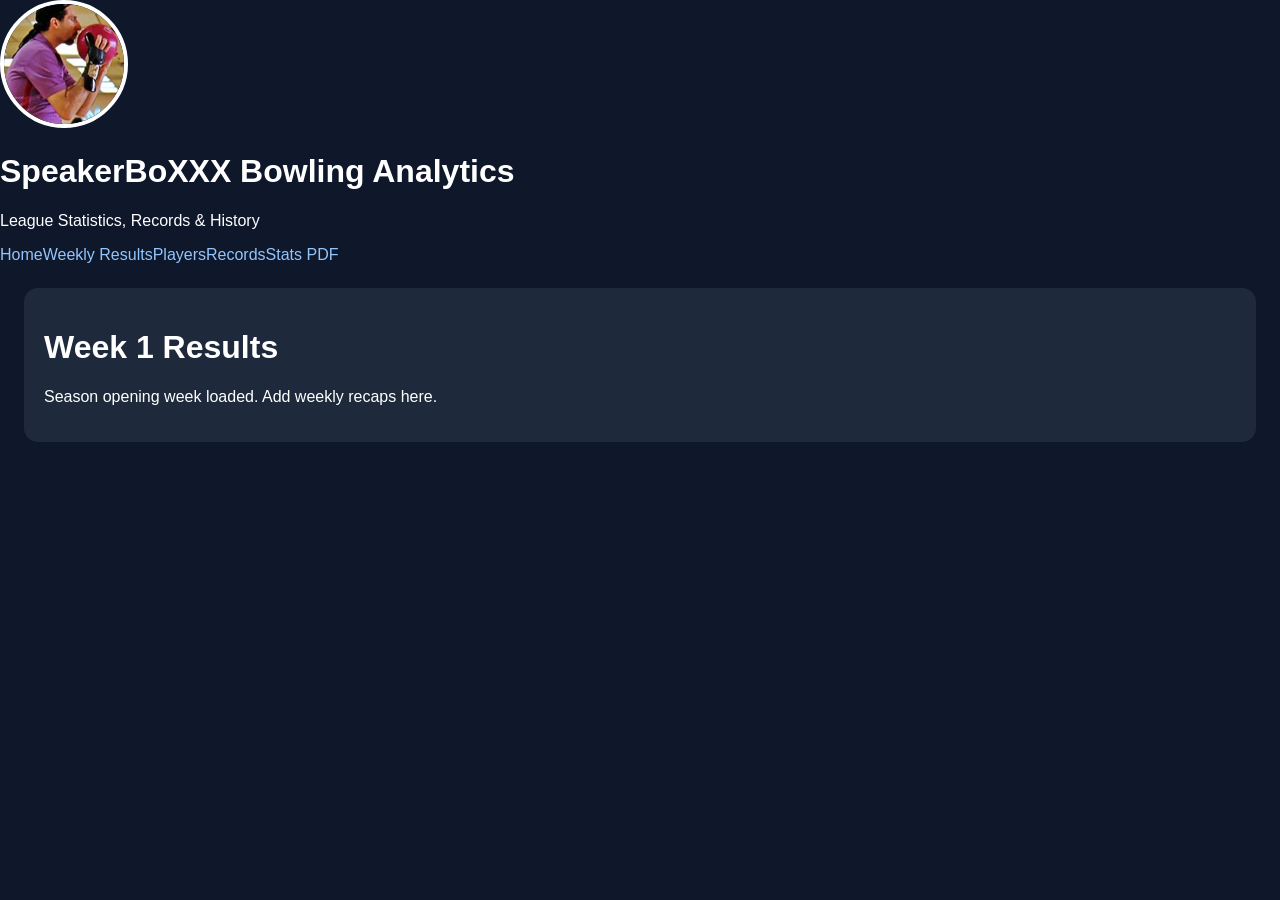
<file: weekly.html>
<!DOCTYPE html><html><head><link rel="stylesheet" href="style.css"></head><body><header><img src="logo.png" class="logo"><div><h1>SpeakerBoXXX Bowling Analytics</h1><p>League Statistics, Records & History</p></div></header><nav><a href="index.html">Home</a><a href="weekly.html">Weekly Results</a><a href="players.html">Players</a><a href="records.html">Records</a><a href="stats.html">Stats PDF</a></nav><div class="container"><div class="card"><h1>Week 1 Results</h1><p>Season opening week loaded. Add weekly recaps here.</p></div></div></body></html>
</file>
<file: style.css>
/* =======================================================
   SPEAKERBOXXX BOWLING ANALYTICS
   ======================================================= */

body {
    margin: 0;
    background: #0f172a;
    color: #ffffff;
    font-family: "Segoe UI", Arial, sans-serif;
}

a {
    color: #93c5fd;
    text-decoration: none;
}

a:hover {
    text-decoration: underline;
}

/* =======================================================
   HERO
   ======================================================= */

.hero {
    display: flex;
    align-items: center;
    gap: 24px;
    padding: 32px;
    background: linear-gradient(
        135deg,
        #172554,
        #1e3a8a
    );
}

.logo {
    width: 120px;
    height: 120px;
    border-radius: 50%;
    border: 4px solid white;
    object-fit: cover;
}

.hero-text h1 {
    margin: 0;
    font-size: 3rem;
}

.hero-text h2 {
    margin: 6px 0;
    color: #93c5fd;
}

.hero-text p {
    color: #dbeafe;
}

/* =======================================================
   NAVBAR
   ======================================================= */

.navbar {
    background: #1e3a8a;
    padding: 15px 20px;

    display: flex;
    flex-wrap: wrap;
    gap: 20px;
}

.navbar a {
    color: white;
    font-weight: 600;
}

.navbar a:hover {
    color: #93c5fd;
}

/* =======================================================
   LAYOUT
   ======================================================= */

.container {
    max-width: 1500px;
    margin: auto;
    padding: 24px;
}

.card {
    background: #1e293b;
    padding: 20px;
    border-radius: 14px;
    margin-bottom: 20px;
}

/* =======================================================
   LEADER CARDS
   ======================================================= */

.stat-grid {
    display: grid;
    grid-template-columns: repeat(3, 1fr);
    gap: 15px;

    margin-bottom: 25px;
}

.stat-card {
    background: #334155;
    border-radius: 12px;
    padding: 20px;
}

.stat-number {
    font-size: 42px;
    font-weight: bold;
    color: #60a5fa;
}

.stat-label {
    margin-top: 10px;
}

/* =======================================================
   RECORDS / ANALYTICS
   ======================================================= */

.record-grid {
    display: grid;
    grid-template-columns: repeat(3, 1fr);
    gap: 15px;

    margin-bottom: 25px;
}

.record-card {
    background: #334155;
    border-radius: 12px;
    padding: 20px;
}

.record-card h3 {
    margin-top: 0;
    color: #93c5fd;
}

/* =======================================================
   PLAYER CARDS
   ======================================================= */

.player-grid {
    display: grid;
    grid-template-columns: repeat(6, 1fr);
    gap: 15px;

    margin-bottom: 25px;
}

.player-card {
    display: block;
    background: #334155;
    border-radius: 12px;
    padding: 20px;

    color: white;
    text-decoration: none;

    transition: all .2s ease;
}

.player-card:hover {
    background: #475569;
    transform: translateY(-3px);
}

.player-card h3 {
    margin-top: 0;
    color: #93c5fd;
}

/* =======================================================
   LEADERBOARD TABLES
   ======================================================= */

.leaderboard {
    margin-top: 10px;
}

.leader-row {
    display: flex;
    justify-content: space-between;
    align-items: center;

    padding: 8px 0;

    border-bottom: 1px solid rgba(
        255,
        255,
        255,
        .08
    );
}

.leader-row:last-child {
    border-bottom: none;
}

.leader-name {
    text-align: left;
}

.leader-value {
    text-align: right;
    font-weight: 700;
    color: #60a5fa;
}

/* =======================================================
   PDF VIEWER
   ======================================================= */

iframe {
    width: 100%;
    height: 2600px;

    border: none;
    background: white;

    display: block;
}

/* =======================================================
   BADGES
   ======================================================= */

.badge {
    display: inline-block;

    padding: 4px 10px;

    border-radius: 12px;

    background: #1e3a8a;
    color: white;
}

/* =======================================================
   TABLET
   ======================================================= */

@media (max-width: 1200px) {

    .player-grid {
        grid-template-columns: repeat(3, 1fr);
    }

    .record-grid {
        grid-template-columns: repeat(2, 1fr);
    }

    .stat-grid {
        grid-template-columns: repeat(2, 1fr);
    }
}

/* =======================================================
   MOBILE
   ======================================================= */

@media (max-width: 700px) {

    .hero {
        flex-direction: column;
        text-align: center;
    }

    .hero-text h1 {
        font-size: 2rem;
    }

    .player-grid {
        grid-template-columns: repeat(2, 1fr);
    }

    .record-grid {
        grid-template-columns: 1fr;
    }

    .stat-grid {
        grid-template-columns: 1fr;
    }

    iframe {
        height: 1400px;
    }

}
</file>
